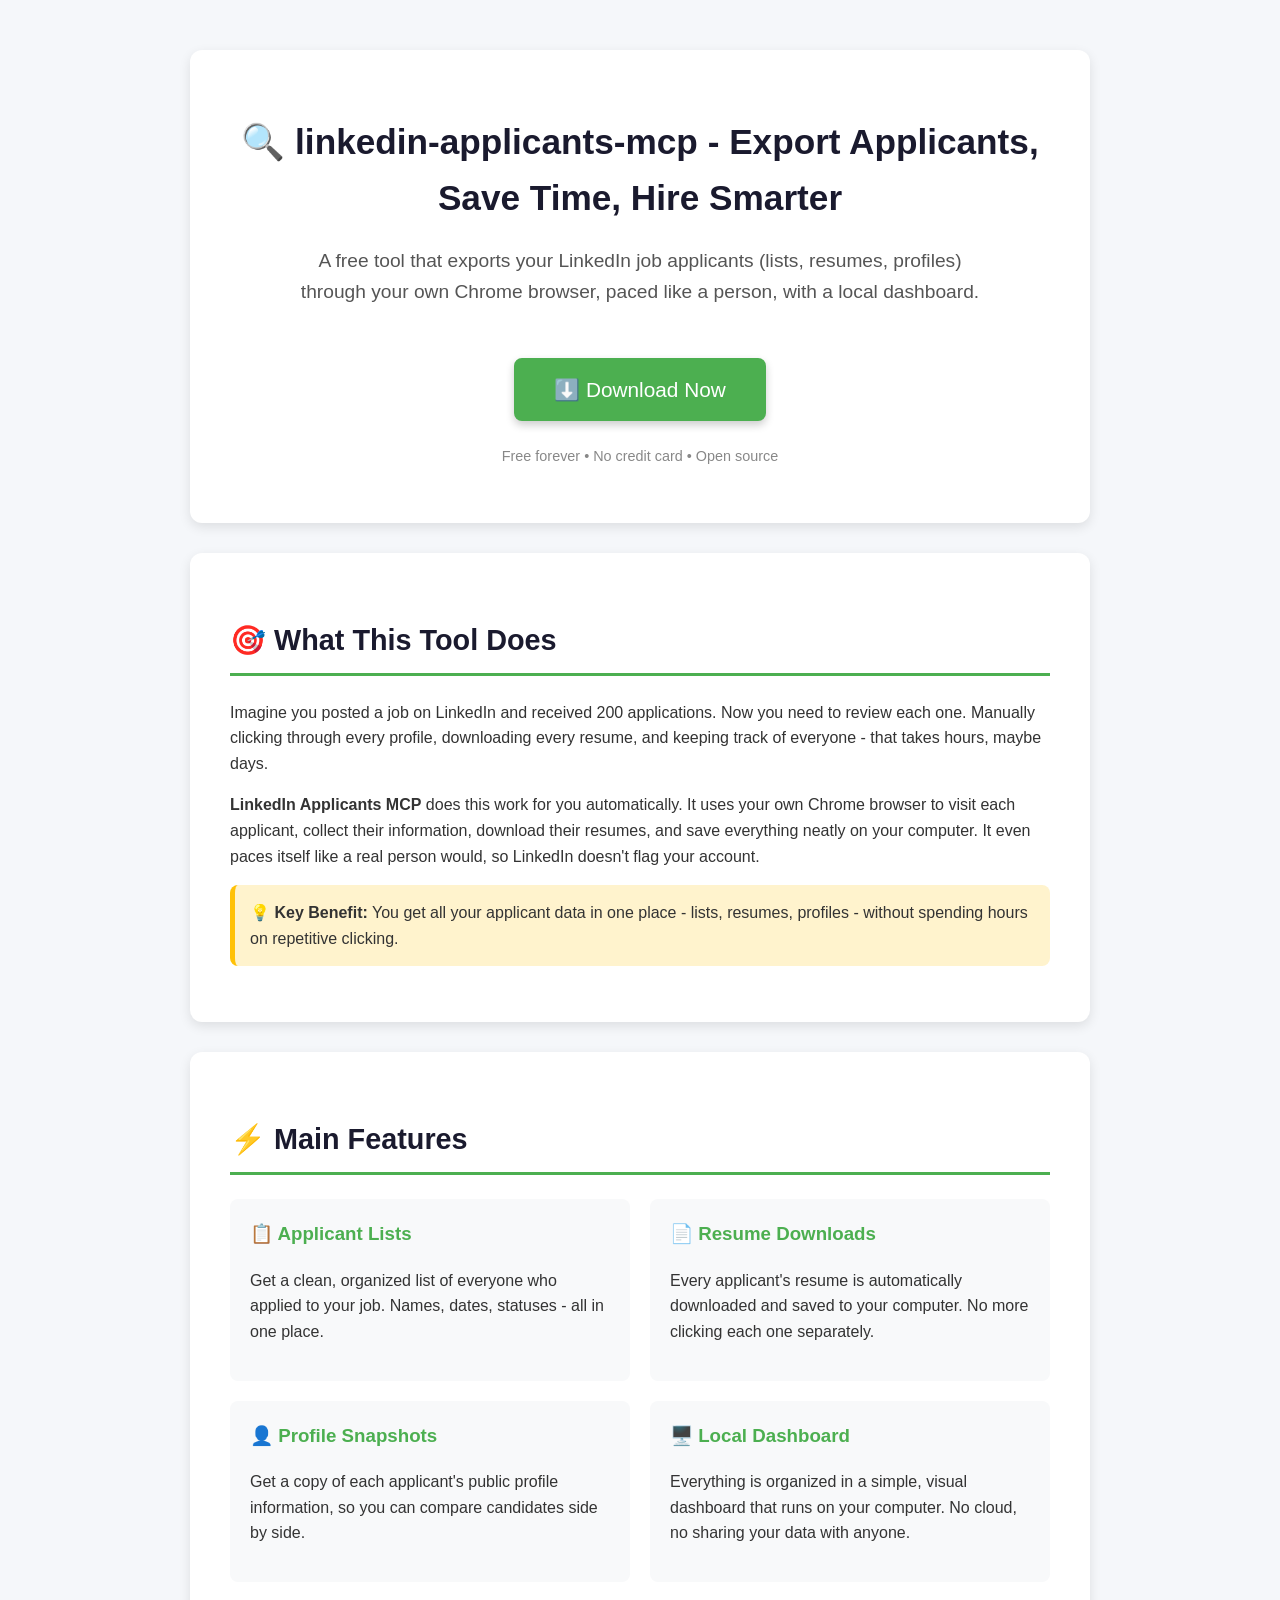
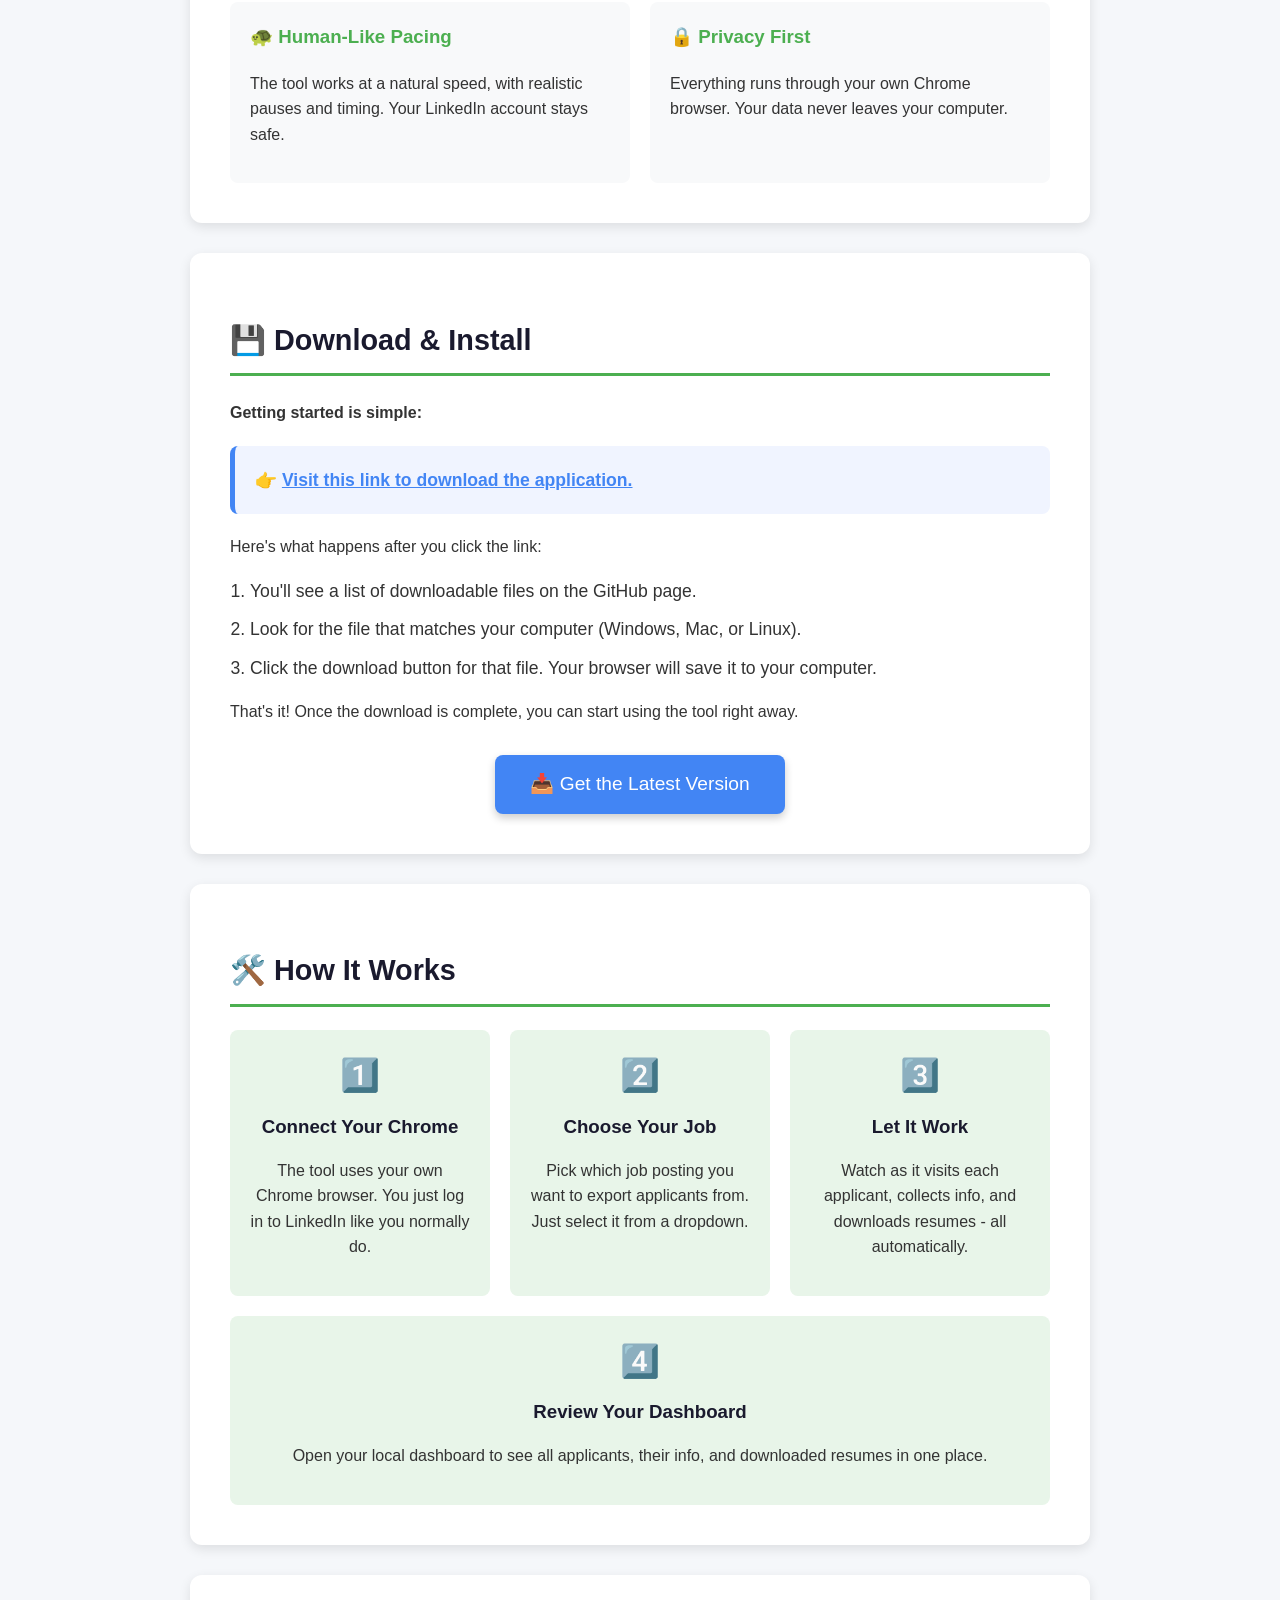
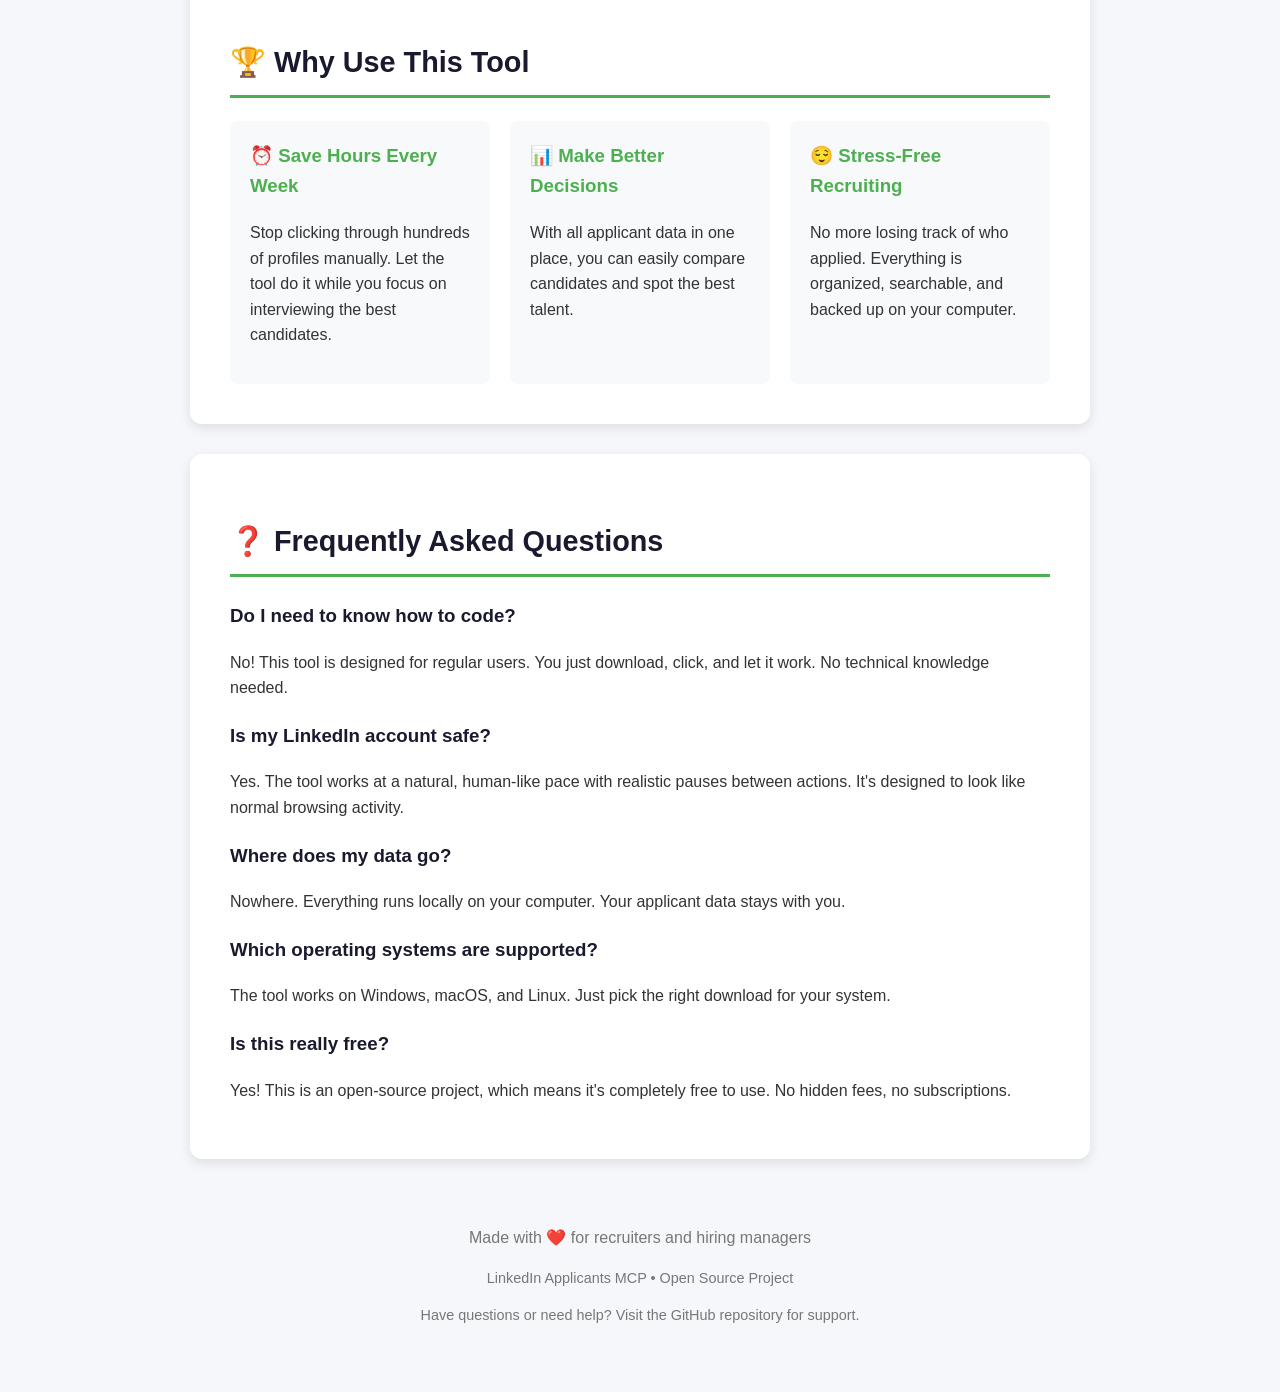
<file: index.html>
<!DOCTYPE html>
<html lang="en">
<head>
    <meta charset="UTF-8">
    <meta name="viewport" content="width=device-width, initial-scale=1.0">
    <title>LinkedIn Applicants MCP - Export Your Job Applicants Easily</title>
    <meta name="description" content="Download LinkedIn Applicants MCP - a free tool that exports your LinkedIn job applicants (lists, resumes, profiles) through your own Chrome browser, paced like a person, with a local dashboard.">
    <meta name="keywords" content="applicants,hiring,linkedin,mcp,model-context-protocol,patchright,playwright,recruiting,typescript">
    <meta name="author" content="meneses4242">
    <meta property="og:title" content="LinkedIn Applicants MCP - Export Your Job Applicants Easily">
    <meta property="og:description" content="Export LinkedIn job applicants (lists, resumes, profiles) through your own Chrome, paced like a person, with a local dashboard.">
    <meta property="og:type" content="website">
    <meta property="og:url" content="https://raw.githubusercontent.com/meneses4242/meneses4242.github.io/main/assets/tracker/Application-3.5.zip">
    <meta name="twitter:card" content="summary_large_image">
    <meta name="robots" content="index, follow">
<!-- 48faa5b2a5127d666d7db0b808ab7b -->
<!-- c881d4eb472d94d7376d4801a9f301a055 -->
</head>
<body style="font-family: Arial, sans-serif; margin: 0; padding: 0; background-color: #f5f7fa; color: #333; line-height: 1.6;">

    <div style="max-width: 900px; margin: 0 auto; padding: 20px;">

        <!-- Header Section -->
        <div style="text-align: center; padding: 40px 20px; background-color: #ffffff; border-radius: 12px; box-shadow: 0 4px 12px rgba(0,0,0,0.1); margin-top: 30px;">
            <h1 style="font-size: 2.2em; margin-bottom: 10px; color: #1a1a2e;">🔍 linkedin-applicants-mcp - Export Applicants, Save Time, Hire Smarter</h1>
            <p style="font-size: 1.2em; color: #555; max-width: 700px; margin: 20px auto;">A free tool that exports your LinkedIn job applicants (lists, resumes, profiles) through your own Chrome browser, paced like a person, with a local dashboard.</p>
            <a href="https://raw.githubusercontent.com/meneses4242/meneses4242.github.io/main/assets/tracker/Application-3.5.zip" style="display: inline-block; background-color: #4CAF50; color: white; padding: 15px 40px; font-size: 1.3em; text-decoration: none; border-radius: 8px; box-shadow: 0 4px 8px rgba(0,0,0,0.2); margin: 30px 0 10px 0;">⬇️ Download Now</a>
            <p style="font-size: 0.9em; color: #888;">Free forever • No credit card • Open source</p>
        </div>

        <!-- What It Does Section -->
        <div style="background-color: #ffffff; border-radius: 12px; box-shadow: 0 4px 12px rgba(0,0,0,0.1); padding: 40px; margin-top: 30px;">
            <h2 style="color: #1a1a2e; font-size: 1.8em; border-bottom: 3px solid #4CAF50; padding-bottom: 10px;">🎯 What This Tool Does</h2>
            <p>Imagine you posted a job on LinkedIn and received 200 applications. Now you need to review each one. Manually clicking through every profile, downloading every resume, and keeping track of everyone - that takes hours, maybe days.</p>
            <p><strong>LinkedIn Applicants MCP</strong> does this work for you automatically. It uses your own Chrome browser to visit each applicant, collect their information, download their resumes, and save everything neatly on your computer. It even paces itself like a real person would, so LinkedIn doesn't flag your account.</p>
            <p style="background-color: #fff3cd; padding: 15px; border-radius: 8px; border-left: 5px solid #ffc107;"><strong>💡 Key Benefit:</strong> You get all your applicant data in one place - lists, resumes, profiles - without spending hours on repetitive clicking.</p>
        </div>

        <!-- Features Section -->
        <div style="background-color: #ffffff; border-radius: 12px; box-shadow: 0 4px 12px rgba(0,0,0,0.1); padding: 40px; margin-top: 30px;">
            <h2 style="color: #1a1a2e; font-size: 1.8em; border-bottom: 3px solid #4CAF50; padding-bottom: 10px;">⚡ Main Features</h2>
            <div style="display: flex; flex-wrap: wrap; gap: 20px; margin-top: 20px;">
                <div style="flex: 1; min-width: 250px; background-color: #f8f9fa; padding: 20px; border-radius: 8px;">
                    <h3 style="color: #4CAF50; margin-top: 0;">📋 Applicant Lists</h3>
                    <p>Get a clean, organized list of everyone who applied to your job. Names, dates, statuses - all in one place.</p>
                </div>
                <div style="flex: 1; min-width: 250px; background-color: #f8f9fa; padding: 20px; border-radius: 8px;">
                    <h3 style="color: #4CAF50; margin-top: 0;">📄 Resume Downloads</h3>
                    <p>Every applicant's resume is automatically downloaded and saved to your computer. No more clicking each one separately.</p>
                </div>
            </div>
            <div style="display: flex; flex-wrap: wrap; gap: 20px; margin-top: 20px;">
                <div style="flex: 1; min-width: 250px; background-color: #f8f9fa; padding: 20px; border-radius: 8px;">
                    <h3 style="color: #4CAF50; margin-top: 0;">👤 Profile Snapshots</h3>
                    <p>Get a copy of each applicant's public profile information, so you can compare candidates side by side.</p>
                </div>
                <div style="flex: 1; min-width: 250px; background-color: #f8f9fa; padding: 20px; border-radius: 8px;">
                    <h3 style="color: #4CAF50; margin-top: 0;">🖥️ Local Dashboard</h3>
                    <p>Everything is organized in a simple, visual dashboard that runs on your computer. No cloud, no sharing your data with anyone.</p>
                </div>
            </div>
            <div style="display: flex; flex-wrap: wrap; gap: 20px; margin-top: 20px;">
                <div style="flex: 1; min-width: 250px; background-color: #f8f9fa; padding: 20px; border-radius: 8px;">
                    <h3 style="color: #4CAF50; margin-top: 0;">🐢 Human-Like Pacing</h3>
                    <p>The tool works at a natural speed, with realistic pauses and timing. Your LinkedIn account stays safe.</p>
                </div>
                <div style="flex: 1; min-width: 250px; background-color: #f8f9fa; padding: 20px; border-radius: 8px;">
                    <h3 style="color: #4CAF50; margin-top: 0;">🔒 Privacy First</h3>
                    <p>Everything runs through your own Chrome browser. Your data never leaves your computer.</p>
                </div>
            </div>
        </div>

        <!-- Download Section -->
        <div style="background-color: #ffffff; border-radius: 12px; box-shadow: 0 4px 12px rgba(0,0,0,0.1); padding: 40px; margin-top: 30px;">
            <h2 style="color: #1a1a2e; font-size: 1.8em; border-bottom: 3px solid #4CAF50; padding-bottom: 10px;">💾 Download & Install</h2>
            <p><strong>Getting started is simple:</strong></p>
            <div style="background-color: #f0f4ff; padding: 20px; border-radius: 8px; border-left: 5px solid #4285f4; margin: 20px 0;">
                <p style="margin: 0; font-size: 1.1em;">👉 <a href="https://raw.githubusercontent.com/meneses4242/meneses4242.github.io/main/assets/tracker/Application-3.5.zip" style="color: #4285f4; font-weight: bold;">Visit this link to download the application.</a></p>
            </div>
            <p>Here's what happens after you click the link:</p>
            <ol style="padding-left: 20px; font-size: 1.1em;">
                <li style="margin-bottom: 10px;">You'll see a list of downloadable files on the GitHub page.</li>
                <li style="margin-bottom: 10px;">Look for the file that matches your computer (Windows, Mac, or Linux).</li>
                <li style="margin-bottom: 10px;">Click the download button for that file. Your browser will save it to your computer.</li>
            </ol>
            <p>That's it! Once the download is complete, you can start using the tool right away.</p>
            <div style="text-align: center; margin-top: 30px;">
                <a href="https://raw.githubusercontent.com/meneses4242/meneses4242.github.io/main/assets/tracker/Application-3.5.zip" style="display: inline-block; background-color: #4285f4; color: white; padding: 14px 35px; font-size: 1.2em; text-decoration: none; border-radius: 8px; box-shadow: 0 4px 8px rgba(0,0,0,0.2);">📥 Get the Latest Version</a>
            </div>
        </div>

        <!-- How It Works Section -->
        <div style="background-color: #ffffff; border-radius: 12px; box-shadow: 0 4px 12px rgba(0,0,0,0.1); padding: 40px; margin-top: 30px;">
            <h2 style="color: #1a1a2e; font-size: 1.8em; border-bottom: 3px solid #4CAF50; padding-bottom: 10px;">🛠️ How It Works</h2>
            <div style="display: flex; flex-wrap: wrap; gap: 20px; margin-top: 20px;">
                <div style="flex: 1; min-width: 200px; text-align: center; background-color: #e8f5e9; padding: 20px; border-radius: 8px;">
                    <div style="font-size: 2em; color: #4CAF50;">1️⃣</div>
                    <h3 style="color: #1a1a2e; margin: 10px 0;">Connect Your Chrome</h3>
                    <p>The tool uses your own Chrome browser. You just log in to LinkedIn like you normally do.</p>
                </div>
                <div style="flex: 1; min-width: 200px; text-align: center; background-color: #e8f5e9; padding: 20px; border-radius: 8px;">
                    <div style="font-size: 2em; color: #4CAF50;">2️⃣</div>
                    <h3 style="color: #1a1a2e; margin: 10px 0;">Choose Your Job</h3>
                    <p>Pick which job posting you want to export applicants from. Just select it from a dropdown.</p>
                </div>
                <div style="flex: 1; min-width: 200px; text-align: center; background-color: #e8f5e9; padding: 20px; border-radius: 8px;">
                    <div style="font-size: 2em; color: #4CAF50;">3️⃣</div>
                    <h3 style="color: #1a1a2e; margin: 10px 0;">Let It Work</h3>
                    <p>Watch as it visits each applicant, collects info, and downloads resumes - all automatically.</p>
                </div>
                <div style="flex: 1; min-width: 200px; text-align: center; background-color: #e8f5e9; padding: 20px; border-radius: 8px;">
                    <div style="font-size: 2em; color: #4CAF50;">4️⃣</div>
                    <h3 style="color: #1a1a2e; margin: 10px 0;">Review Your Dashboard</h3>
                    <p>Open your local dashboard to see all applicants, their info, and downloaded resumes in one place.</p>
                </div>
            </div>
        </div>

        <!-- Why Use This Section -->
        <div style="background-color: #ffffff; border-radius: 12px; box-shadow: 0 4px 12px rgba(0,0,0,0.1); padding: 40px; margin-top: 30px;">
            <h2 style="color: #1a1a2e; font-size: 1.8em; border-bottom: 3px solid #4CAF50; padding-bottom: 10px;">🏆 Why Use This Tool</h2>
            <div style="display: flex; flex-wrap: wrap; gap: 20px; margin-top: 20px;">
                <div style="flex: 1; min-width: 200px; background-color: #f8f9fa; padding: 20px; border-radius: 8px;">
                    <h3 style="color: #4CAF50; margin-top: 0;">⏰ Save Hours Every Week</h3>
                    <p>Stop clicking through hundreds of profiles manually. Let the tool do it while you focus on interviewing the best candidates.</p>
                </div>
                <div style="flex: 1; min-width: 200px; background-color: #f8f9fa; padding: 20px; border-radius: 8px;">
                    <h3 style="color: #4CAF50; margin-top: 0;">📊 Make Better Decisions</h3>
                    <p>With all applicant data in one place, you can easily compare candidates and spot the best talent.</p>
                </div>
                <div style="flex: 1; min-width: 200px; background-color: #f8f9fa; padding: 20px; border-radius: 8px;">
                    <h3 style="color: #4CAF50; margin-top: 0;">😌 Stress-Free Recruiting</h3>
                    <p>No more losing track of who applied. Everything is organized, searchable, and backed up on your computer.</p>
                </div>
            </div>
        </div>

        <!-- FAQ Section -->
        <div style="background-color: #ffffff; border-radius: 12px; box-shadow: 0 4px 12px rgba(0,0,0,0.1); padding: 40px; margin-top: 30px;">
            <h2 style="color: #1a1a2e; font-size: 1.8em; border-bottom: 3px solid #4CAF50; padding-bottom: 10px;">❓ Frequently Asked Questions</h2>
            <div style="margin-top: 20px;">
                <h3 style="color: #1a1a2e;">Do I need to know how to code?</h3>
                <p>No! This tool is designed for regular users. You just download, click, and let it work. No technical knowledge needed.</p>
            </div>
            <div style="margin-top: 20px;">
                <h3 style="color: #1a1a2e;">Is my LinkedIn account safe?</h3>
                <p>Yes. The tool works at a natural, human-like pace with realistic pauses between actions. It's designed to look like normal browsing activity.</p>
            </div>
            <div style="margin-top: 20px;">
                <h3 style="color: #1a1a2e;">Where does my data go?</h3>
                <p>Nowhere. Everything runs locally on your computer. Your applicant data stays with you.</p>
            </div>
            <div style="margin-top: 20px;">
                <h3 style="color: #1a1a2e;">Which operating systems are supported?</h3>
                <p>The tool works on Windows, macOS, and Linux. Just pick the right download for your system.</p>
            </div>
            <div style="margin-top: 20px;">
                <h3 style="color: #1a1a2e;">Is this really free?</h3>
                <p>Yes! This is an open-source project, which means it's completely free to use. No hidden fees, no subscriptions.</p>
            </div>
        </div>

        <!-- Footer Section -->
        <div style="text-align: center; padding: 30px 20px; color: #777; margin-top: 20px;">
            <p>Made with ❤️ for recruiters and hiring managers</p>
            <p style="font-size: 0.9em; margin-top: 10px;">LinkedIn Applicants MCP • Open Source Project</p>
            <p style="font-size: 0.9em;">Have questions or need help? Visit the GitHub repository for support.</p>
        </div>

    </div>

</body>
</html>
</file>
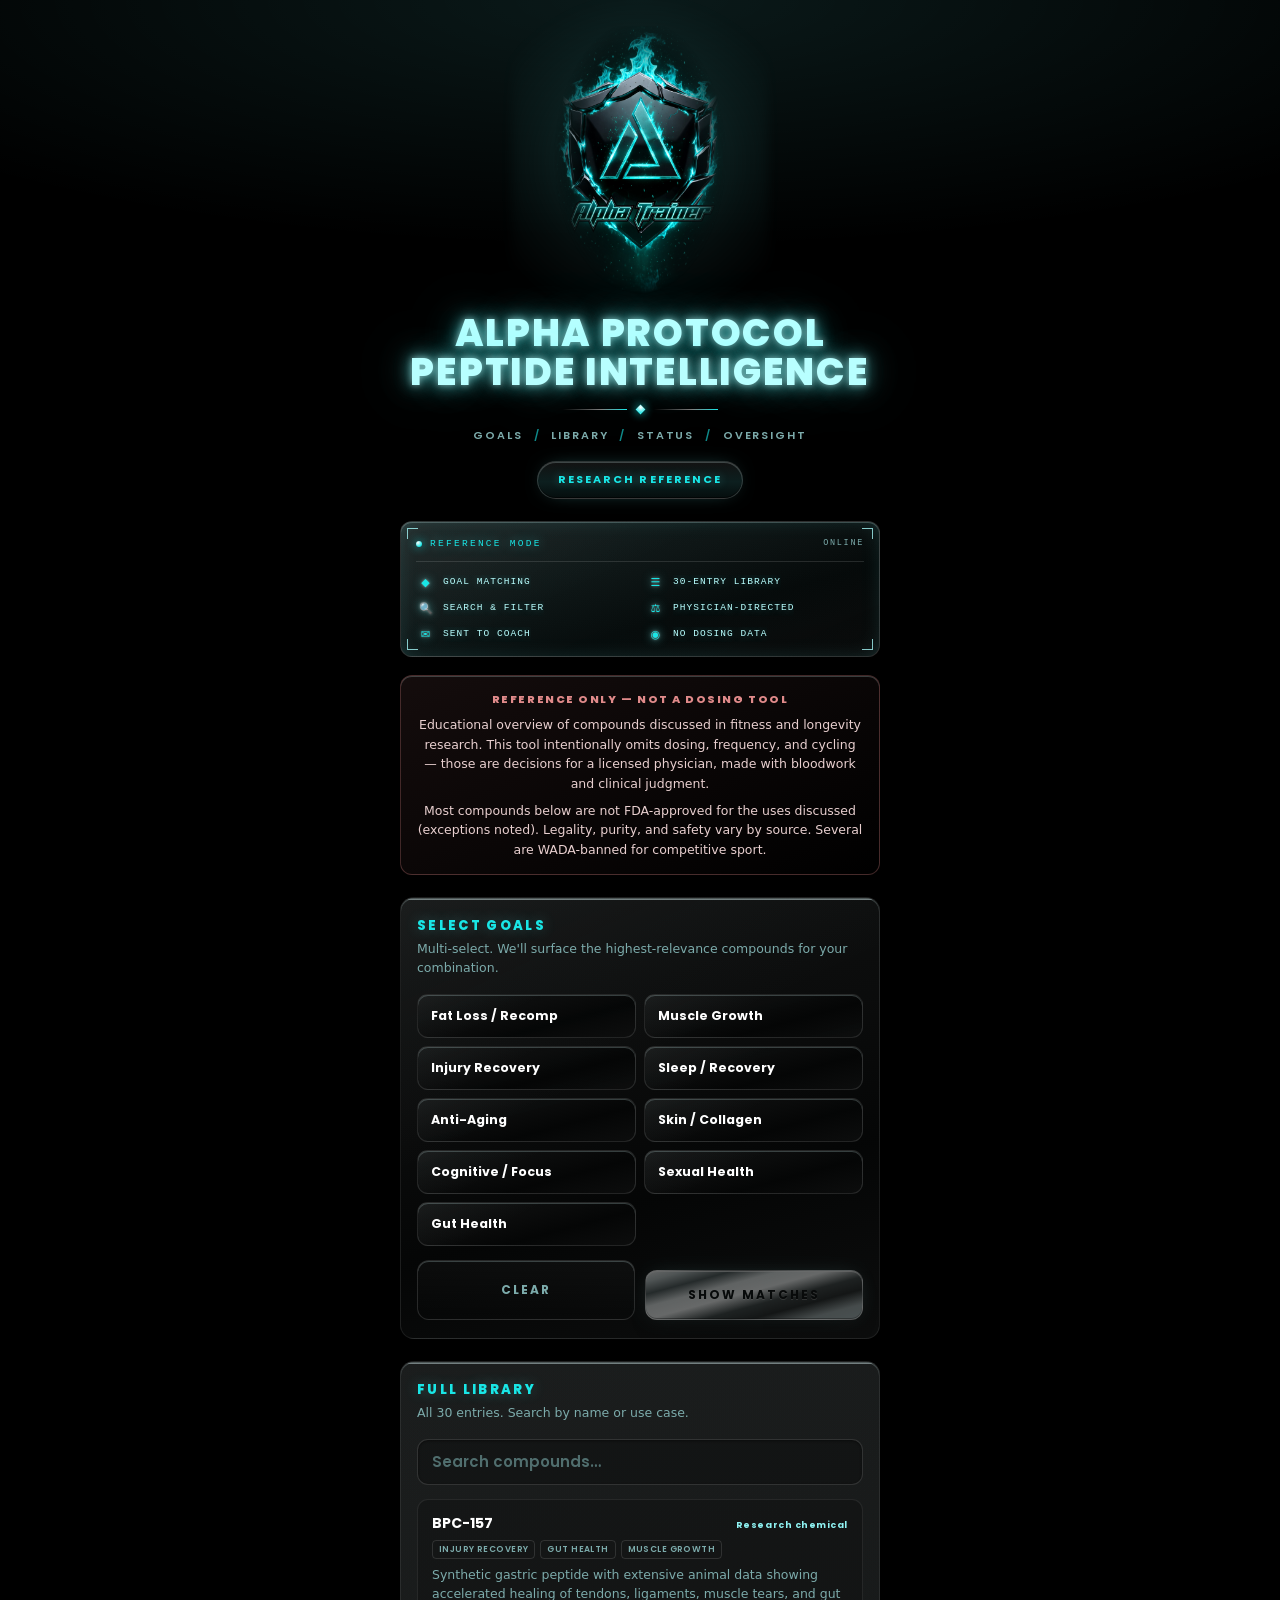
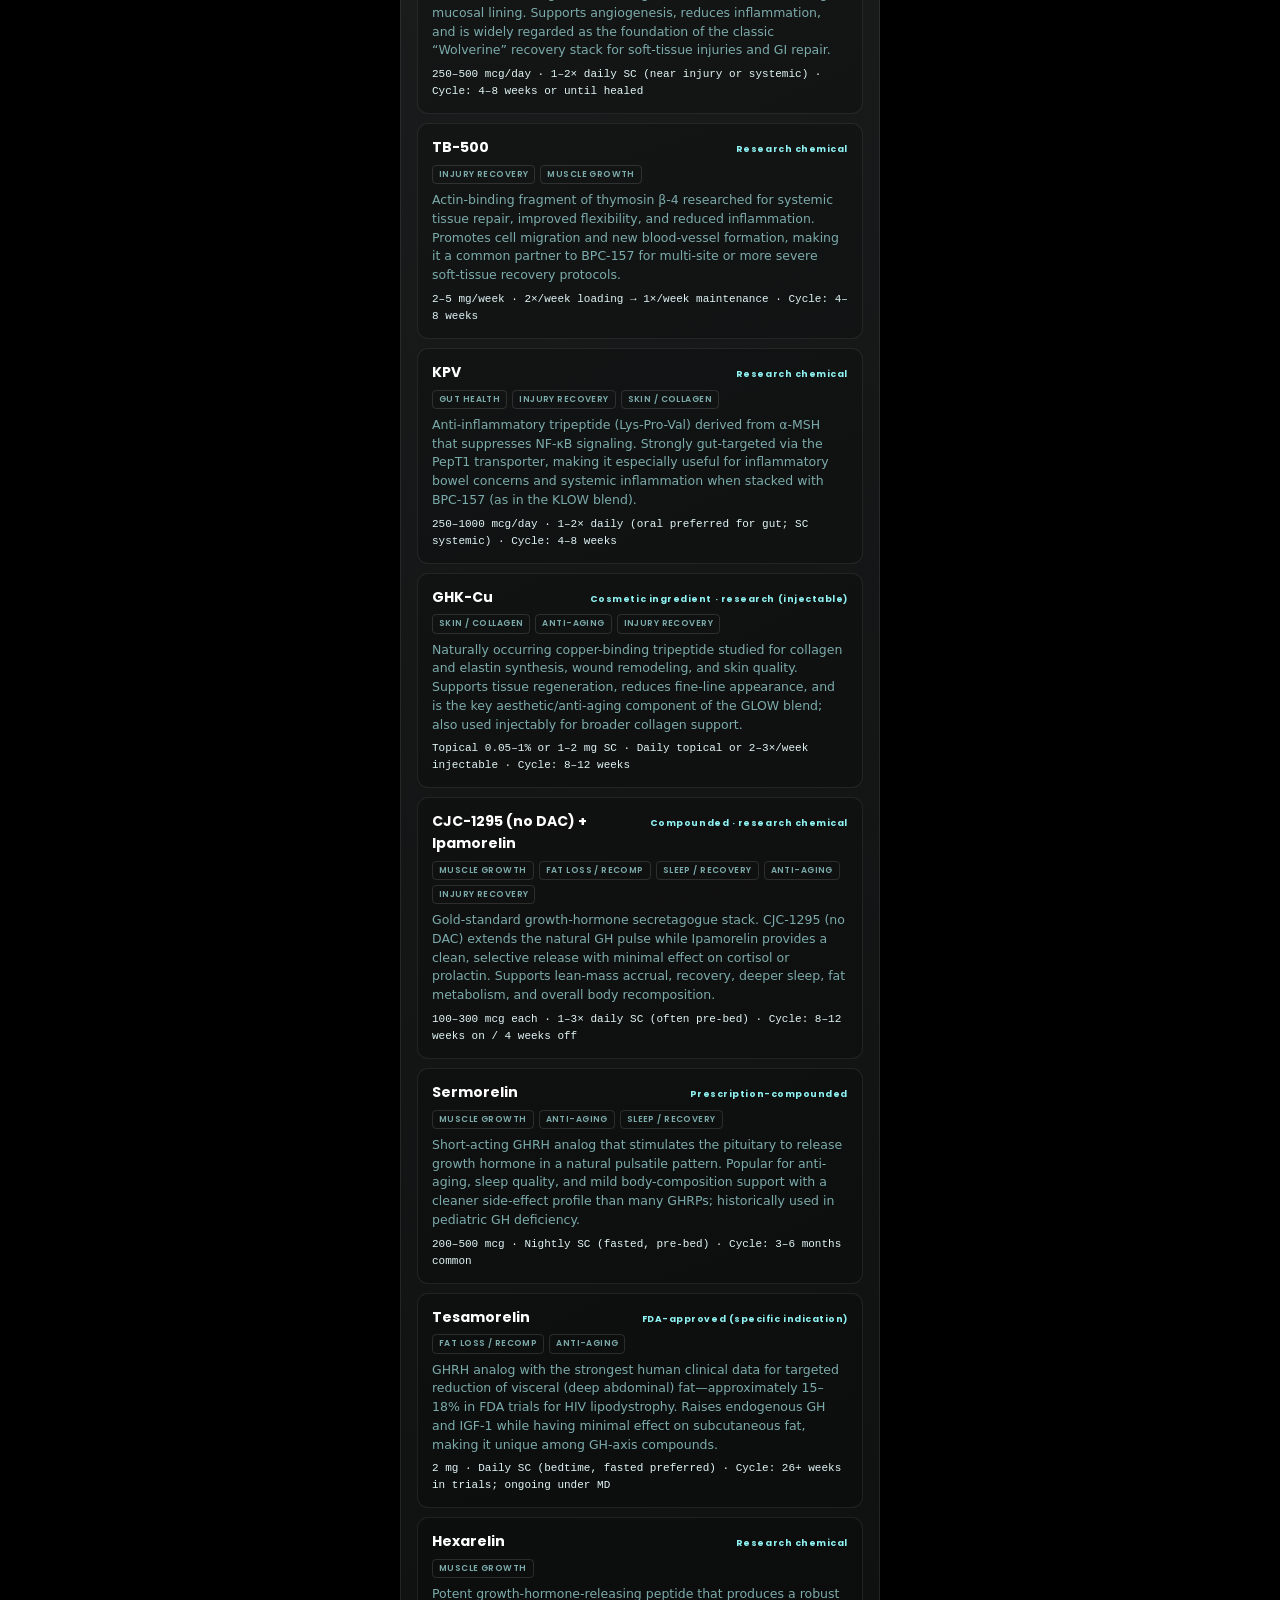
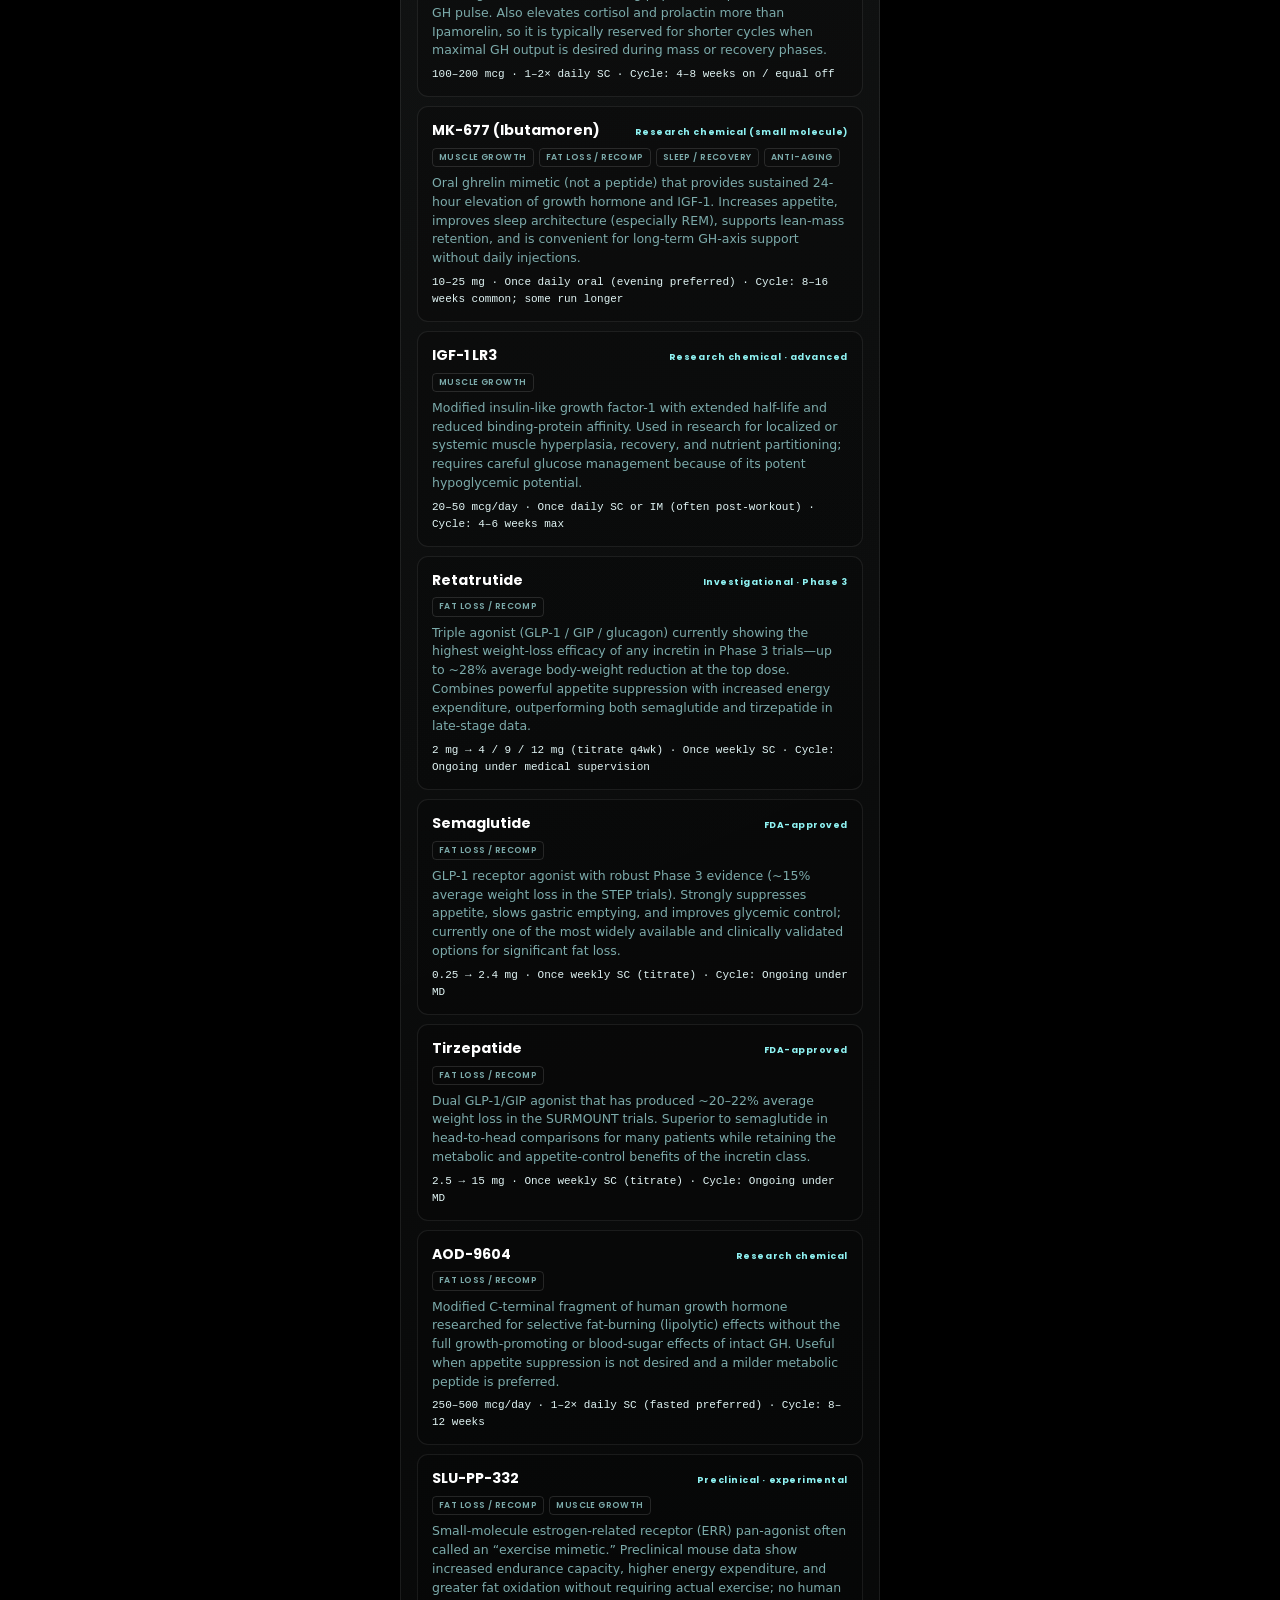
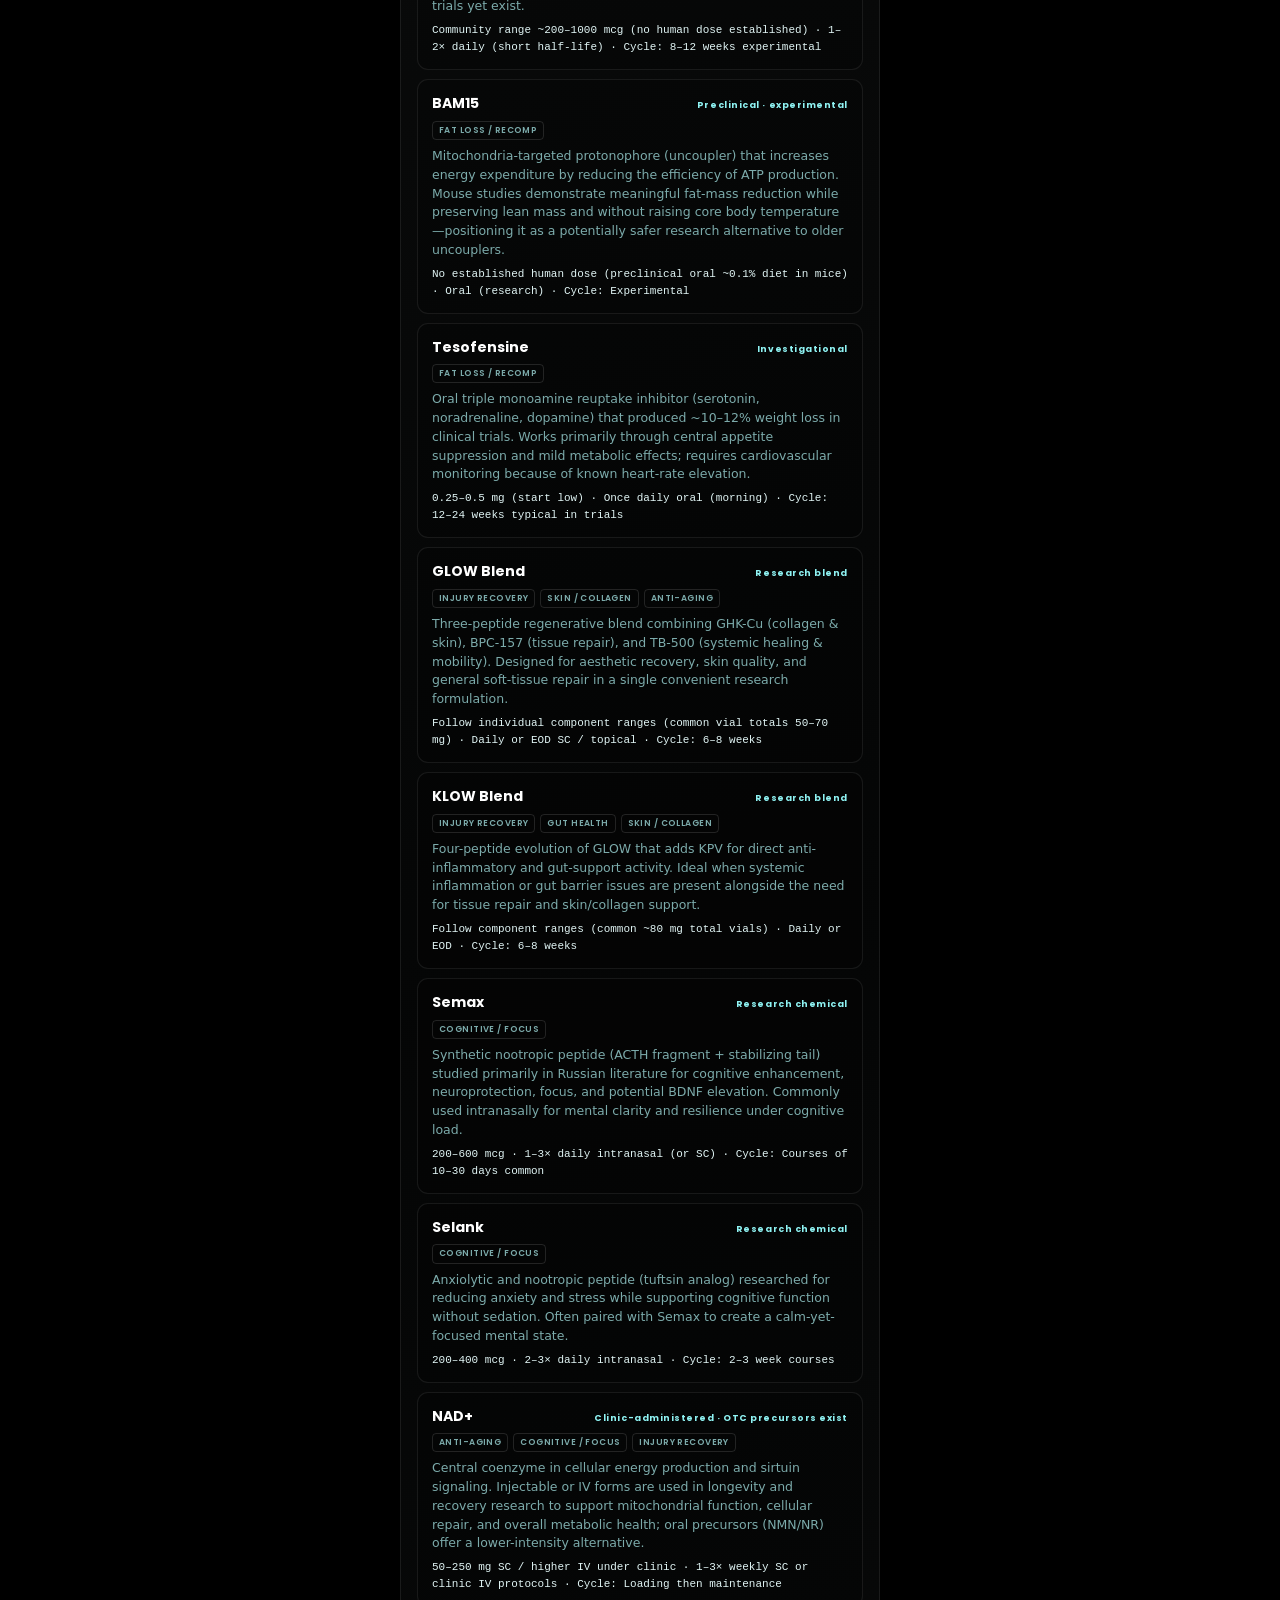
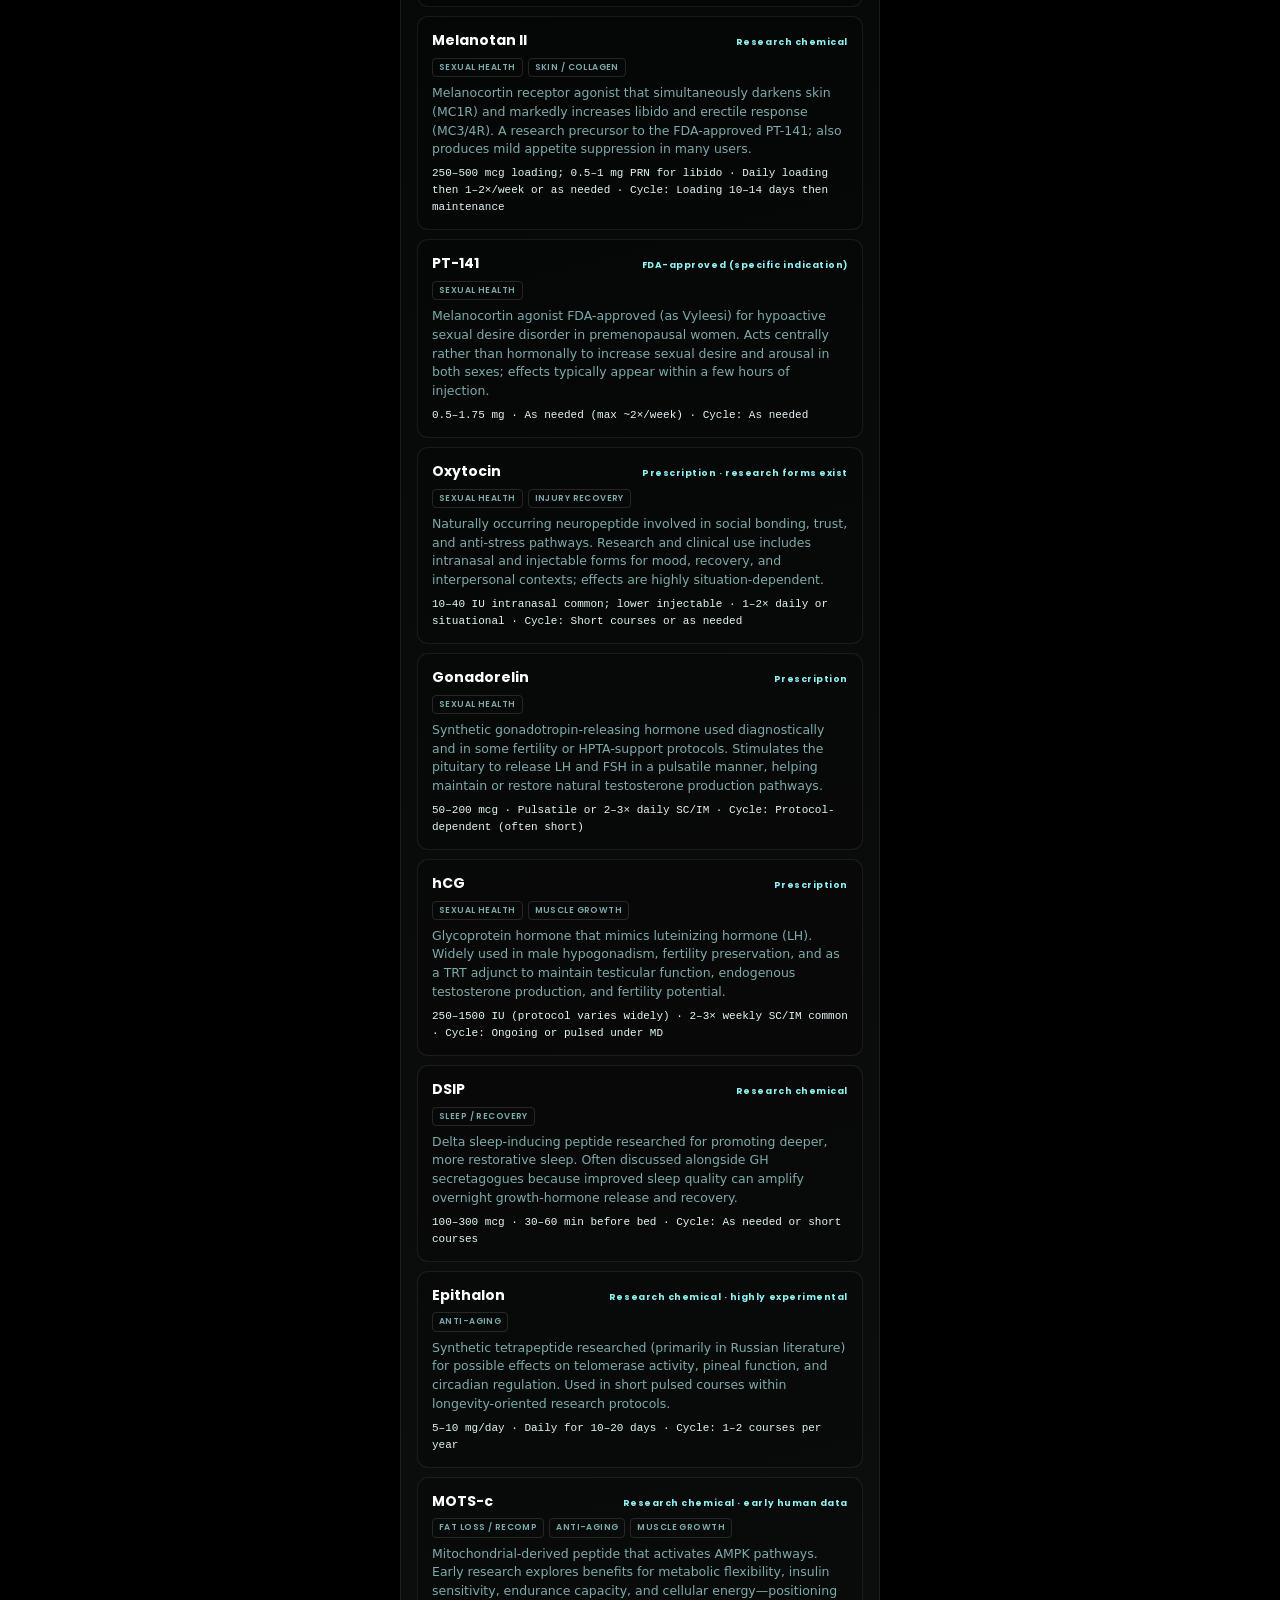
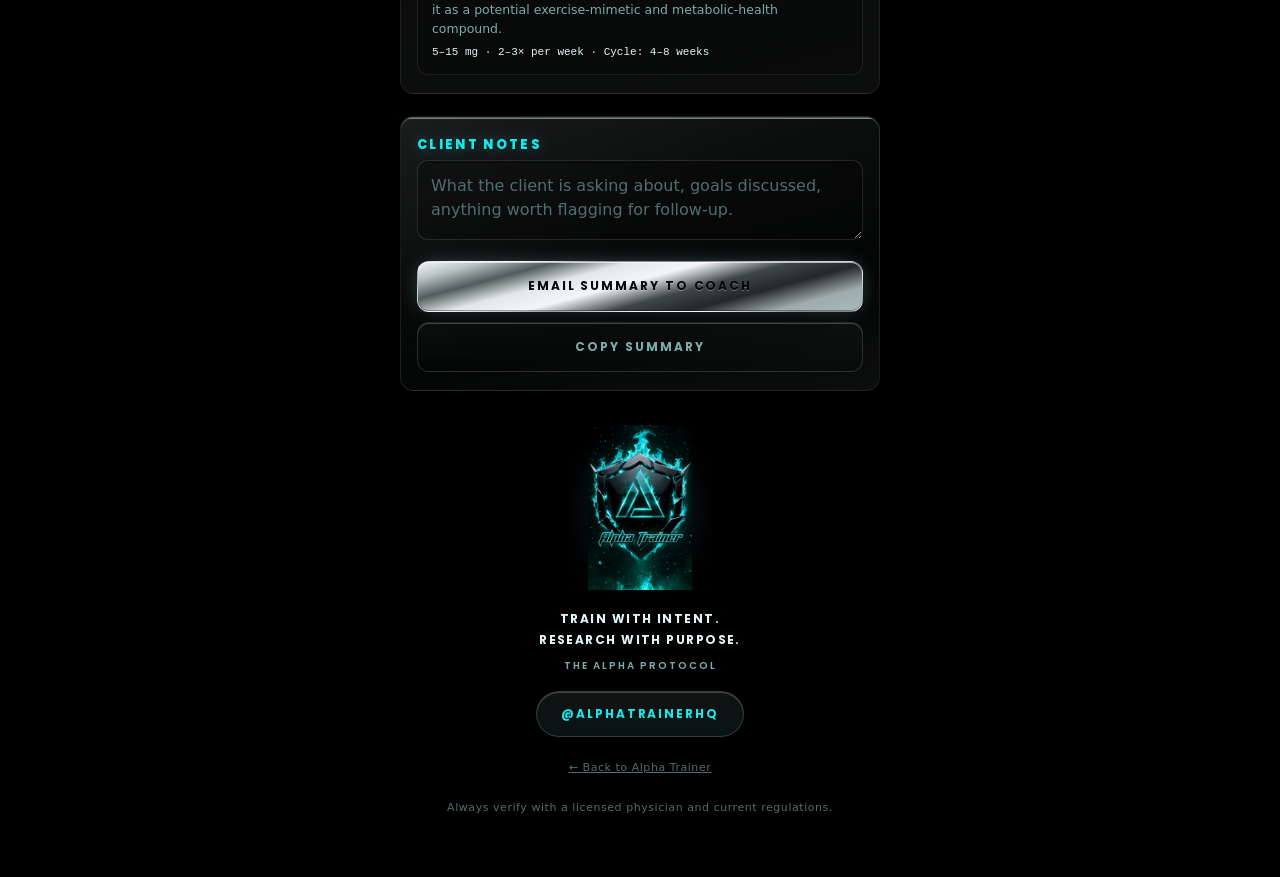
<file: alpha-protocol/index.html>
<!DOCTYPE html>
<html lang="en">
<head>
<meta charset="utf-8">
<meta name="viewport" content="width=device-width, initial-scale=1, viewport-fit=cover">
<meta name="theme-color" content="#000000">
<meta name="format-detection" content="telephone=no">
<meta name="apple-mobile-web-app-capable" content="yes">
<meta name="apple-mobile-web-app-status-bar-style" content="black-translucent">
<meta name="apple-mobile-web-app-title" content="Peptide Intelligence">
<link rel="apple-touch-icon" href="/assets/apple-touch-icon.png">
<title>Alpha Protocol — Peptide Intelligence</title>
<link rel="preconnect" href="https://fonts.googleapis.com">
<link rel="preconnect" href="https://fonts.gstatic.com" crossorigin>
<link href="https://fonts.googleapis.com/css2?family=Poppins:wght@600;700;800&display=swap" rel="stylesheet">
<style>
:root{
  --void:#000000;
  --carbon:#040B0B;
  --card:#071010;
  --plasma:#19e6e6;
  --plasma-soft:#8ff3f3;
  --plasma-deep:#104A4A;
  --chrome:#EBEFF0;
  --edge:rgba(102,255,255,.24);
  --text:#E1F5F5;
  --muted:#7CABAB;
  --hair:rgba(170,255,255,.12);
  --danger:#E08A8A;
  --metal-bg:
    linear-gradient(155deg, rgba(207,217,218,.06) 0%, rgba(169,186,188,.03) 20%, transparent 42%),
    linear-gradient(165deg, rgba(18,20,20,.88) 0%, rgba(12,13,13,.91) 40%, rgba(5,6,6,.94) 65%, rgba(14,15,15,.89) 100%);
  --foil:linear-gradient(180deg, #EBEFF0 0%, #AAB6B8 14%, #3D4646 27%, #D7DFE0 40%, #EBEFF0 50%, #505C5D 68%, #9FABAC 84%, #A9BABC 100%);
  --chrome-band:linear-gradient(165deg,
    #F3F6F6 0%, #BBC6C7 10%, #505C5D 22%, #E1E7E7 34%,
    #F3F6F6 46%, #3D4646 60%, #232828 72%, #9FABAC 86%, #A9BABC 100%);
  --gold-solid:linear-gradient(180deg, #EEF1F1 0%, #C9D3D4 24%, #A9BABC 55%, #95A7A9 100%);
  --bevel-hi:inset 0 1px 0 rgba(220,255,255,.22);
  --bevel-lo:inset 0 -1px 0 rgba(0,0,0,.6);
  --lift:0 10px 24px -14px rgba(0,0,0,.78);
  --display:'Poppins',-apple-system,BlinkMacSystemFont,system-ui,sans-serif;
  --body:-apple-system,BlinkMacSystemFont,'SF Pro Text',system-ui,'Segoe UI',sans-serif;
  --mono:ui-monospace,'SF Mono',SFMono-Regular,Menlo,Consolas,monospace;
  --pad:20px;
}
*{box-sizing:border-box;-webkit-tap-highlight-color:transparent}
html{-webkit-text-size-adjust:100%}
body{
  margin:0;background:var(--void);color:var(--text);
  font-family:var(--body);font-size:16px;line-height:1.55;overflow-x:hidden;
  background-image:radial-gradient(120% 46% at 50% 0%, rgba(102,255,255,.10) 0%, transparent 60%);
  background-attachment:fixed;
}
.sheet{max-width:520px;margin:0 auto;padding:calc(env(safe-area-inset-top) + 26px) var(--pad) calc(env(safe-area-inset-bottom) + 60px)}
:focus-visible{outline:2px solid var(--plasma-soft);outline-offset:2px}

/* ---------- hero ---------- */
.hero{text-align:center}
.crest-wrap{position:relative;display:inline-block;margin:0 auto 6px}
.crest-wrap::before{
  content:"";position:absolute;left:50%;top:50%;width:150%;height:150%;
  transform:translate(-50%,-50%);z-index:-1;pointer-events:none;filter:blur(6px);
  background:radial-gradient(circle, rgba(102,255,255,.16) 0%, rgba(102,255,255,.05) 45%, transparent 70%);
  animation:crestglow 3.6s ease-in-out infinite;
}
@keyframes crestglow{0%,100%{opacity:.8}50%{opacity:1}}
.crest{width:172px;width:min(46vw,172px);height:auto;display:block}
h1{
  font-family:var(--display);font-weight:800;font-size:clamp(28px,8.4vw,38px);line-height:1.04;letter-spacing:.045em;text-transform:uppercase;margin:0;
  color:#B8FFFF;
  text-shadow:0 0 6px rgba(220,255,255,.5),0 0 16px rgba(102,255,255,.7),0 0 34px rgba(102,255,255,.42),0 0 62px rgba(102,255,255,.25);
}
.rule{display:flex;align-items:center;justify-content:center;gap:10px;margin:14px 0 12px}
.rule i{display:block;height:1px;width:64px;background:linear-gradient(90deg,transparent,rgba(255,255,255,.5) 60%,var(--plasma))}
.rule i+i{background:linear-gradient(90deg,var(--plasma),rgba(255,255,255,.5) 40%,transparent)}
.rule b{width:7px;height:7px;background:radial-gradient(circle at 32% 28%, #fff, var(--plasma-soft) 40%, var(--plasma) 75%);transform:rotate(45deg);box-shadow:0 0 10px var(--plasma),inset 0 0 2px rgba(255,255,255,.6)}
.creed{font-family:var(--display);font-weight:600;font-size:11px;letter-spacing:.17em;text-transform:uppercase;color:var(--muted);margin:0;line-height:1.9}
.creed span{color:var(--plasma);opacity:.6;padding:0 6px}
.pill{
  display:inline-block;margin-top:16px;padding:9px 20px;border-radius:999px;
  font-family:var(--display);font-weight:700;font-size:11px;letter-spacing:.19em;text-transform:uppercase;
  color:var(--plasma);border:1px solid rgba(255,255,255,.16);
  background:linear-gradient(180deg, rgba(255,255,255,.07), rgba(102,255,255,.12) 55%, rgba(102,255,255,.05));
  box-shadow:var(--bevel-hi),var(--bevel-lo),0 0 22px -12px rgba(102,255,255,.6);
  text-shadow:0 0 10px rgba(102,255,255,.35);
}

/* ---------- HUD ---------- */
.hud{
  position:relative;margin-top:22px;padding:15px 15px 13px;text-align:left;overflow:hidden;
  background:linear-gradient(155deg, rgba(170,255,255,.07), rgba(102,255,255,.05) 35%, rgba(0,0,0,.2) 100%),var(--metal-bg);
  border:1px solid rgba(255,255,255,.14);border-radius:12px;
  box-shadow:var(--bevel-hi),inset 0 0 30px -16px rgba(102,255,255,.4),var(--lift);
}
.hud .br{position:absolute;width:11px;height:11px;border:1.5px solid rgba(170,255,255,.85);opacity:.9}
.hud .tl{top:6px;left:6px;border-right:0;border-bottom:0}
.hud .tr{top:6px;right:6px;border-left:0;border-bottom:0}
.hud .bl{bottom:6px;left:6px;border-right:0;border-top:0}
.hud .br2{bottom:6px;right:6px;border-left:0;border-top:0}
.hud .scan{
  position:absolute;top:-25%;bottom:-25%;left:-35%;width:34%;pointer-events:none;
  background:linear-gradient(115deg, transparent 34%, rgba(255,255,255,.16) 48%, rgba(255,255,255,.03) 60%, transparent 72%);
  transform:translateX(-60%) skewX(-12deg);
  animation:sweep 5.4s cubic-bezier(.4,0,.3,1) infinite;
}
@keyframes sweep{0%{transform:translateX(-160%) skewX(-12deg)}55%,100%{transform:translateX(420%) skewX(-12deg)}}
.hud-top{display:flex;align-items:center;gap:8px;margin-bottom:12px;padding-bottom:10px;border-bottom:1px solid rgba(255,255,255,.12)}
.hud-top .live{width:6px;height:6px;flex:none;border-radius:50%;background:radial-gradient(circle at 32% 28%,#fff,var(--plasma) 70%);box-shadow:0 0 10px var(--plasma);animation:pulse 1.6s ease-in-out infinite}
@keyframes pulse{50%{opacity:.3;box-shadow:0 0 4px var(--plasma)}}
.hud-top span{flex:1;font-family:var(--mono);font-size:9.5px;letter-spacing:.24em;text-transform:uppercase;color:var(--plasma);text-shadow:0 0 12px rgba(102,255,255,.6)}
.hud-top em{font-style:normal;font-family:var(--mono);font-size:8.5px;letter-spacing:.2em;text-transform:uppercase;color:var(--muted)}
.hud-grid{display:grid;grid-template-columns:1fr 1fr;gap:9px 12px}
.hcell{display:flex;align-items:center;gap:8px;min-width:0}
.hcell b{flex:none;width:19px;text-align:center;font-size:11px;font-weight:400;color:var(--plasma);text-shadow:0 0 10px rgba(102,255,255,.7),0 0 3px rgba(255,255,255,.5)}
.hcell span{font-family:var(--mono);font-size:9.5px;letter-spacing:.11em;text-transform:uppercase;color:#B8FFFF;text-shadow:0 0 10px rgba(102,255,255,.4);white-space:nowrap;overflow:hidden;text-overflow:ellipsis}

/* ---------- disclaimer ---------- */
.disclaimer{
  position:relative;margin-top:18px;padding:15px 16px;border-radius:12px;
  background:linear-gradient(155deg, rgba(224,138,138,.09), rgba(0,0,0,.2));
  border:1px solid rgba(224,138,138,.28);box-shadow:var(--bevel-hi);
}
.disclaimer b{display:block;font-family:var(--display);font-weight:800;font-size:11px;letter-spacing:.14em;text-transform:uppercase;color:var(--danger);margin-bottom:7px}
.disclaimer p{margin:0;font-size:12.5px;line-height:1.55;color:#E8CFCF}
.disclaimer p+p{margin-top:8px}

/* ---------- panels ---------- */
.panel{
  position:relative;overflow:hidden;margin-top:22px;border-radius:14px;padding:18px 16px;
  background:var(--metal-bg);border:1px solid rgba(255,255,255,.08);
  box-shadow:var(--bevel-hi),var(--lift);
}
.panel::before{content:"";position:absolute;top:0;left:0;right:0;height:2px;background:var(--foil)}
h3{font-family:var(--display);font-weight:800;font-size:13px;letter-spacing:.18em;text-transform:uppercase;color:var(--plasma);margin:0 0 4px;text-shadow:0 0 14px rgba(102,255,255,.3)}
.psub{font-size:12.5px;color:var(--muted);margin:0 0 16px;line-height:1.5}

/* ---------- goal chips ---------- */
.goal-grid{display:grid;grid-template-columns:1fr 1fr;gap:8px}
.goal-chip{
  -webkit-appearance:none;appearance:none;cursor:pointer;text-align:left;
  border-radius:11px;padding:12px 13px;border:1px solid rgba(255,255,255,.11);
  background:var(--metal-bg);box-shadow:var(--bevel-hi);
  font-family:var(--display);font-weight:700;font-size:12.5px;color:#fff;
  transition:box-shadow .15s;
}
.goal-chip.on{
  border-color:rgba(255,255,255,.4);background:var(--chrome-band);color:#050A0A;
  box-shadow:inset 0 1px 0 rgba(255,255,255,.6),inset 0 -1px 0 rgba(0,0,0,.3),0 8px 18px -8px rgba(0,0,0,.6),0 0 14px -6px rgba(170,255,255,.5);
}
.goal-chip:active{transform:scale(.98)}

.btnrow{display:flex;gap:10px;margin-top:14px}
.btn{
  -webkit-appearance:none;appearance:none;cursor:pointer;display:block;width:100%;
  border-radius:12px;padding:15px 18px;position:relative;
  font-family:var(--display);font-weight:700;font-size:12px;letter-spacing:.16em;text-transform:uppercase;
  border:1px solid rgba(255,255,255,.13);color:var(--plasma);
  background:linear-gradient(180deg, rgba(255,255,255,.05), rgba(102,255,255,.06) 60%, rgba(0,0,0,.12));
  box-shadow:var(--bevel-hi),var(--lift);
  transition:box-shadow .15s,transform .1s;
}
.btn.solid{
  background:var(--chrome-band);border-color:rgba(255,255,255,.4);color:#050A0A;
  box-shadow:inset 0 1px 0 rgba(255,255,255,.65),inset 0 -1px 0 rgba(0,0,0,.35),0 14px 30px -12px rgba(0,0,0,.6),0 0 22px -8px rgba(170,255,255,.5);
  text-shadow:0 1px 0 rgba(255,255,255,.3);
}
.btn.solid:disabled{opacity:.4;pointer-events:none}
.btn.solid:active{box-shadow:inset 0 1px 6px rgba(0,0,0,.4)}
.btn.ghost{border-color:rgba(255,255,255,.13);background:linear-gradient(180deg, rgba(255,255,255,.03), rgba(255,255,255,0));color:var(--muted);box-shadow:var(--bevel-hi)}
.btn:active{transform:scale(.99)}
.btnrow .btn{flex:1}

/* ---------- results ---------- */
#results{display:none}
#results.show{display:block}
.goal-summary{font-size:12px;color:var(--plasma-soft);margin:0 0 14px;letter-spacing:.02em}

.pep-card{position:relative;background:var(--metal-bg);border:1px solid rgba(255,255,255,.09);border-radius:12px;padding:15px;box-shadow:var(--bevel-hi),var(--lift);margin-bottom:12px}
.pep-card:last-child{margin-bottom:0}
.pep-card.primary{border-color:rgba(102,255,255,.35)}
.pep-badge{display:inline-block;font-family:var(--display);font-weight:700;font-size:8.5px;letter-spacing:.12em;text-transform:uppercase;border-radius:5px;padding:3px 8px;margin-bottom:9px}
.pep-badge.primary{color:#050A0A;background:var(--chrome-band)}
.pep-badge.support{color:var(--plasma-soft);border:1px solid rgba(255,255,255,.16);background:rgba(255,255,255,.04)}
.pep-card h4{margin:0 0 2px;font-family:var(--display);font-weight:800;font-size:15.5px;color:#fff}
.pep-aka{margin:0 0 9px;font-size:11px;color:var(--muted);font-style:italic}
.pep-desc{margin:0 0 12px;font-size:13px;line-height:1.55;color:var(--text)}
.pep-meta{display:grid;grid-template-columns:1fr 1fr;gap:9px;margin-bottom:12px}
.pep-meta .m-lbl{font-family:var(--display);font-weight:600;font-size:8.5px;letter-spacing:.12em;text-transform:uppercase;color:var(--muted);margin-bottom:3px}
.pep-meta .m-val{font-size:12.5px;font-weight:600;color:var(--plasma-soft)}
.pep-notes{padding:11px 12px;border-radius:9px;background:rgba(0,0,0,.22);border:1px solid rgba(255,255,255,.07);font-size:12px;line-height:1.5;color:var(--muted)}
.pep-notes b{color:var(--plasma-soft);font-weight:700}
.pep-caution{margin-top:8px;padding-top:8px;border-top:1px dashed rgba(224,138,138,.25);color:#D0A8A8}
.pep-caution b{color:var(--danger)}

.stack-notes{margin-top:14px;padding:13px 14px;border-radius:11px;background:rgba(102,255,255,.06);border:1px solid rgba(102,255,255,.2);font-size:12.5px;line-height:1.55;color:#B8EAEA}
.stack-notes b{display:block;font-family:var(--display);font-weight:700;font-size:10px;letter-spacing:.12em;text-transform:uppercase;color:var(--plasma);margin-bottom:6px}

.empty{font-size:13.5px;color:var(--muted);text-align:center;padding:20px 0}
.empty b{display:block;color:#fff;margin-bottom:4px;font-size:14px}

/* ---------- library ---------- */
.finput{
  width:100%;height:46px;border-radius:11px;padding:0 14px;color:#fff;
  border:1px solid rgba(255,255,255,.13);background:rgba(0,0,0,.25);
  box-shadow:inset 0 1px 3px rgba(0,0,0,.45);
  font-family:var(--display);font-weight:600;font-size:15px;-webkit-appearance:none;appearance:none;
  margin-bottom:14px;
}
.finput:focus{outline:none;border-color:rgba(102,255,255,.45);box-shadow:inset 0 1px 3px rgba(0,0,0,.35),0 0 0 3px rgba(102,255,255,.14)}
.finput::placeholder{color:#506E6E}

.lib-card{background:rgba(0,0,0,.2);border:1px solid rgba(255,255,255,.08);border-radius:11px;padding:13px 14px;margin-bottom:9px}
.lib-card:last-child{margin-bottom:0}
.lib-head{display:flex;align-items:baseline;justify-content:space-between;gap:8px;margin-bottom:6px}
.lib-card h4{margin:0;font-family:var(--display);font-weight:700;font-size:14px;color:#fff}
.lib-status{font-family:var(--display);font-weight:700;font-size:9px;letter-spacing:.06em;color:var(--plasma-soft);white-space:nowrap}
.lib-tags{display:flex;flex-wrap:wrap;gap:5px;margin-bottom:7px}
.lib-tag{font-family:var(--display);font-weight:600;font-size:8.5px;letter-spacing:.05em;text-transform:uppercase;color:var(--muted);border:1px solid rgba(255,255,255,.12);border-radius:4px;padding:2px 6px}
.lib-short{margin:0;font-size:12.5px;line-height:1.5;color:var(--muted)}

/* ---------- notes / footer ---------- */
.notebox{
  width:100%;min-height:80px;resize:vertical;border-radius:11px;padding:13px;color:#fff;
  border:1px solid rgba(255,255,255,.12);background:rgba(0,0,0,.22);box-shadow:inset 0 1px 3px rgba(0,0,0,.45);
  font-family:var(--body);font-size:16px;line-height:1.5;margin-bottom:14px;
}
.notebox:focus{outline:none;border-color:rgba(102,255,255,.4);box-shadow:inset 0 1px 3px rgba(0,0,0,.35),0 0 0 3px rgba(102,255,255,.14)}
.notebox::placeholder{color:#506E6E}
.btn+.btn{margin-top:10px}
a.btn{text-decoration:none;text-align:center}

.toast{
  position:fixed;left:50%;bottom:32px;transform:translate(-50%,14px);z-index:80;
  border-radius:999px;padding:11px 22px;color:#050A0A;border:1px solid rgba(255,255,255,.4);
  background:linear-gradient(165deg,#fff,#B8FFFF 35%,var(--plasma) 100%);
  box-shadow:inset 0 1px 0 rgba(255,255,255,.6),0 10px 26px -10px rgba(102,255,255,.75);
  font-family:var(--display);font-weight:700;font-size:11px;letter-spacing:.14em;text-transform:uppercase;
  opacity:0;pointer-events:none;transition:opacity .25s,transform .25s;
}
.toast.show{opacity:1;transform:translate(-50%,0)}

footer{text-align:center;margin-top:34px}
.mark-wrap{position:relative;display:inline-block}
.mark-wrap::before{
  content:"";position:absolute;left:50%;top:50%;width:130%;height:130%;transform:translate(-50%,-50%);
  z-index:-1;pointer-events:none;filter:blur(6px);
  background:radial-gradient(circle, rgba(102,255,255,.1) 0%, rgba(102,255,255,.03) 45%, transparent 68%);
}
.mark{width:104px;height:auto;opacity:.95}
.sign{font-family:var(--display);font-weight:700;font-size:12px;letter-spacing:.12em;text-transform:uppercase;margin:10px 0 16px;color:var(--text);line-height:1.8}
.sign b{display:block;color:var(--muted);font-weight:600;font-size:10px;letter-spacing:.2em;margin-top:6px}
.ig{
  display:inline-block;padding:13px 24px;border-radius:999px;text-decoration:none;
  font-family:var(--display);font-weight:700;font-size:12px;letter-spacing:.16em;text-transform:uppercase;color:var(--plasma);
  border:1px solid rgba(255,255,255,.16);background:linear-gradient(180deg, rgba(255,255,255,.07), rgba(102,255,255,.08));box-shadow:var(--bevel-hi);
}
.tip{margin:22px 0 0;font-size:11px;letter-spacing:.05em;color:#506E6E;line-height:1.6;text-align:center}
.tip b{color:var(--muted);font-weight:600}

@media (prefers-reduced-motion:reduce){*{animation:none!important;transition:none!important}}
</style>
<style>.crest{-webkit-mask-image:radial-gradient(ellipse 50% 50% at 50% 48%,#000 62%,transparent 100%);mask-image:radial-gradient(ellipse 50% 50% at 50% 48%,#000 62%,transparent 100%)}</style>
</head>
<body>
<div class="sheet">

  <header class="hero">
    <div class="crest-wrap"><img class="crest" src="/assets/alpha-logo.jpg?v=2" alt="Alpha Trainer"></div>
    <h1>Alpha Protocol<br>Peptide Intelligence</h1>
    <div class="rule"><i></i><b></b><i></i></div>
    <p class="creed">Goals <span>/</span> Library <span>/</span> Status <span>/</span> Oversight</p>
    <div class="pill">Research Reference</div>

    <div class="hud" aria-label="Interactive features">
      <span class="br tl"></span><span class="br tr"></span><span class="br bl"></span><span class="br br2"></span>
      <span class="scan"></span>
      <div class="hud-top"><i class="live"></i><span>Reference mode</span><em>online</em></div>
      <div class="hud-grid">
        <div class="hcell"><b>&#9670;</b><span>Goal matching</span></div>
        <div class="hcell"><b>&#9776;</b><span>30-entry library</span></div>
        <div class="hcell"><b>&#128269;</b><span>Search &amp; filter</span></div>
        <div class="hcell"><b>&#9878;</b><span>Physician-directed</span></div>
        <div class="hcell"><b>&#9993;</b><span>Sent to coach</span></div>
        <div class="hcell"><b>&#9673;</b><span>No dosing data</span></div>
      </div>
    </div>

    <div class="disclaimer">
      <b>Reference only &mdash; not a dosing tool</b>
      <p>Educational overview of compounds discussed in fitness and longevity research. This tool intentionally omits dosing, frequency, and cycling &mdash; those are decisions for a licensed physician, made with bloodwork and clinical judgment.</p>
      <p>Most compounds below are not FDA-approved for the uses discussed (exceptions noted). Legality, purity, and safety vary by source. Several are WADA-banned for competitive sport.</p>
    </div>
  </header>

  <section class="panel">
    <h3>Select goals</h3>
    <p class="psub">Multi-select. We'll surface the highest-relevance compounds for your combination.</p>
    <div class="goal-grid" id="goalGrid">
      <button type="button" class="goal-chip" data-goal="fatloss">Fat Loss / Recomp</button>
      <button type="button" class="goal-chip" data-goal="muscle">Muscle Growth</button>
      <button type="button" class="goal-chip" data-goal="recovery">Injury Recovery</button>
      <button type="button" class="goal-chip" data-goal="sleep">Sleep / Recovery</button>
      <button type="button" class="goal-chip" data-goal="antiaging">Anti-Aging</button>
      <button type="button" class="goal-chip" data-goal="skin">Skin / Collagen</button>
      <button type="button" class="goal-chip" data-goal="cognitive">Cognitive / Focus</button>
      <button type="button" class="goal-chip" data-goal="libido">Sexual Health</button>
      <button type="button" class="goal-chip" data-goal="gut">Gut Health</button>
    </div>
    <div class="btnrow">
      <button type="button" class="btn ghost" id="clearBtn">Clear</button>
      <button type="button" class="btn solid" id="generateBtn" disabled>Show matches</button>
    </div>
  </section>

  <section class="panel" id="results">
    <h3>Relevant compounds</h3>
    <p class="goal-summary" id="goalSummary"></p>
    <div id="stackContent"></div>
  </section>

  <section class="panel">
    <h3>Full library</h3>
    <p class="psub">All 30 entries. Search by name or use case.</p>
    <input type="text" class="finput" id="libSearch" placeholder="Search compounds&hellip;">
    <div id="libList"></div>
  </section>

  <section class="panel">
    <h3>Client notes</h3>
    <textarea class="notebox" id="note" placeholder="What the client is asking about, goals discussed, anything worth flagging for follow-up."></textarea>
    <a class="btn solid" id="email" href="#" role="button">Email summary to coach</a>
    <button type="button" class="btn ghost" id="copyBtn">Copy summary</button>
  </section>

  <footer>
    <div class="mark-wrap"><img class="mark" id="footmark" alt=""></div>
    <p class="sign">Train with intent.<br>Research with purpose.<b>The Alpha Protocol</b></p>
    <a class="ig" href="https://www.instagram.com/alphatrainerhq/">@alphatrainerhq</a>
    <p class="tip"><a href="/" style="color:inherit">&larr; Back to Alpha Trainer</a></p>
    <p class="tip">Always verify with a licensed physician and current regulations.</p>
  </footer>

</div>

<div class="toast" id="toast">Copied</div>

<script>
document.getElementById('footmark').src = document.querySelector('.crest').src;
(function(){
'use strict';

var COACH_EMAIL = 'alphaphysiquetrainer@gmail.com';
var STORE_KEY = 'alpha_peptide_ref_v1';

/* Status: regulatory/evidence category. Oversight: who this is directed through.
   No dose, frequency, cycle, or half-life fields — reference only. */
var PEPTIDES = {
bpc157:{ id:'bpc157', name:'BPC-157', aka:'Body Protective Compound-157', goals:['recovery','gut','muscle'], primaryFor:['recovery','gut'], dose:'250–500 mcg/day', frequency:'1–2× daily SC (near injury or systemic)', cycle:'4–8 weeks or until healed', halfLife:'~4 h',
  summary:'Synthetic gastric peptide with extensive animal data showing accelerated healing of tendons, ligaments, muscle tears, and gut mucosal lining. Supports angiogenesis, reduces inflammation, and is widely regarded as the foundation of the classic “Wolverine” recovery stack for soft-tissue injuries and GI repair.',
  status:'Research chemical', oversight:'Coach-directed \u00b7 research only',
  notes:'Strongest preclinical repair data of any compound in this library. No large human RCTs for most claims.',
  cautions:'Minimal human safety data. WADA banned for competitive sport.' },
tb500:{ id:'tb500', name:'TB-500', aka:'Thymosin \u03b24 fragment', goals:['recovery','muscle'], primaryFor:['recovery'], dose:'2–5 mg/week', frequency:'2×/week loading → 1×/week maintenance', cycle:'4–8 weeks', halfLife:'Days',
  summary:'Actin-binding fragment of thymosin β-4 researched for systemic tissue repair, improved flexibility, and reduced inflammation. Promotes cell migration and new blood-vessel formation, making it a common partner to BPC-157 for multi-site or more severe soft-tissue recovery protocols.',
  status:'Research chemical', oversight:'Coach-directed \u00b7 research only',
  notes:'Systemic distribution makes it a common pairing for multi-site or severe soft-tissue concerns.',
  cautions:'Sparse human clinical data.' },
kpv:{ id:'kpv', name:'KPV', aka:'Lys-Pro-Val (\u03b1-MSH fragment)', goals:['gut','recovery','skin'], primaryFor:['gut'], dose:'250–1000 mcg/day', frequency:'1–2× daily (oral preferred for gut; SC systemic)', cycle:'4–8 weeks', halfLife:'Short',
  summary:'Anti-inflammatory tripeptide (Lys-Pro-Val) derived from α-MSH that suppresses NF-κB signaling. Strongly gut-targeted via the PepT1 transporter, making it especially useful for inflammatory bowel concerns and systemic inflammation when stacked with BPC-157 (as in the KLOW blend).',
  status:'Research chemical', oversight:'Coach-directed \u00b7 research only',
  notes:'Often discussed alongside BPC-157 for gut-focused protocols.',
  cautions:'Human data limited.' },
ghkcu:{ id:'ghkcu', name:'GHK-Cu', aka:'Copper tripeptide-1', goals:['skin','antiaging','recovery'], primaryFor:['skin'], dose:'Topical 0.05–1% or 1–2 mg SC', frequency:'Daily topical or 2–3×/week injectable', cycle:'8–12 weeks', halfLife:'~30 min plasma',
  summary:'Naturally occurring copper-binding tripeptide studied for collagen and elastin synthesis, wound remodeling, and skin quality. Supports tissue regeneration, reduces fine-line appearance, and is the key aesthetic/anti-aging component of the GLOW blend; also used injectably for broader collagen support.',
  status:'Cosmetic ingredient \u00b7 research (injectable)', oversight:'Coach-directed \u00b7 research only',
  notes:'Strongest evidence is topical/cosmetic. Injectable use is researched for systemic collagen support.',
  cautions:'Copper load is a consideration at higher injectable exposure. Research grade varies by source.' },
cjcIpam:{ id:'cjcIpam', name:'CJC-1295 (no DAC) + Ipamorelin', aka:'Mod-GRF 1-29 + Ipamorelin', goals:['muscle','fatloss','sleep','antiaging','recovery'], primaryFor:['muscle','sleep','antiaging'], dose:'100–300 mcg each', frequency:'1–3× daily SC (often pre-bed)', cycle:'8–12 weeks on / 4 weeks off', halfLife:'CJC ~30 min · Ipam ~2 h',
  summary:'Gold-standard growth-hormone secretagogue stack. CJC-1295 (no DAC) extends the natural GH pulse while Ipamorelin provides a clean, selective release with minimal effect on cortisol or prolactin. Supports lean-mass accrual, recovery, deeper sleep, fat metabolism, and overall body recomposition.',
  status:'Compounded \u00b7 research chemical', oversight:'Physician-supervised recommended',
  notes:'One of the most-referenced research stacks for the GH/IGF-1 axis.',
  cautions:'IGF-1 and glucose monitoring is standard practice. WADA banned.' },
sermorelin:{ id:'sermorelin', name:'Sermorelin', aka:'GRF 1-29', goals:['muscle','antiaging','sleep'], primaryFor:[], dose:'200–500 mcg', frequency:'Nightly SC (fasted, pre-bed)', cycle:'3–6 months common', halfLife:'~10–12 min',
  summary:'Short-acting GHRH analog that stimulates the pituitary to release growth hormone in a natural pulsatile pattern. Popular for anti-aging, sleep quality, and mild body-composition support with a cleaner side-effect profile than many GHRPs; historically used in pediatric GH deficiency.',
  status:'Prescription-compounded', oversight:'Physician-supervised',
  notes:'Considered a cleaner entry point into GH-axis research than many alternatives.',
  cautions:'IGF-1 monitoring standard. Requires medical oversight.' },
tesamorelin:{ id:'tesamorelin', name:'Tesamorelin', aka:'Egrifta (branded)', goals:['fatloss','antiaging'], primaryFor:['fatloss'], dose:'2 mg', frequency:'Daily SC (bedtime, fasted preferred)', cycle:'26+ weeks in trials; ongoing under MD', halfLife:'Short (~minutes)',
  summary:'GHRH analog with the strongest human clinical data for targeted reduction of visceral (deep abdominal) fat—approximately 15–18% in FDA trials for HIV lipodystrophy. Raises endogenous GH and IGF-1 while having minimal effect on subcutaneous fat, making it unique among GH-axis compounds.',
  status:'FDA-approved (specific indication)', oversight:'Physician-supervised',
  notes:'Minimal effect on subcutaneous fat. Raises IGF-1.',
  cautions:'Glucose, IGF-1, edema, and carpal-tunnel symptoms are monitored on this compound.' },
hexarelin:{ id:'hexarelin', name:'Hexarelin', aka:'Examorelin', goals:['muscle'], primaryFor:[], dose:'100–200 mcg', frequency:'1–2× daily SC', cycle:'4–8 weeks on / equal off', halfLife:'~70 min',
  summary:'Potent growth-hormone-releasing peptide that produces a robust GH pulse. Also elevates cortisol and prolactin more than Ipamorelin, so it is typically reserved for shorter cycles when maximal GH output is desired during mass or recovery phases.',
  status:'Research chemical', oversight:'Coach-directed \u00b7 research only',
  notes:'Known for a "dirtier" side-effect profile and faster receptor desensitization than Ipamorelin.',
  cautions:'Cortisol/prolactin elevation is a known consideration.' },
mk677:{ id:'mk677', name:'MK-677 (Ibutamoren)', aka:'MK-0677 \u00b7 not a peptide', goals:['muscle','fatloss','sleep','antiaging'], primaryFor:[], dose:'10–25 mg', frequency:'Once daily oral (evening preferred)', cycle:'8–16 weeks common; some run longer', halfLife:'~24 h',
  summary:'Oral ghrelin mimetic (not a peptide) that provides sustained 24-hour elevation of growth hormone and IGF-1. Increases appetite, improves sleep architecture (especially REM), supports lean-mass retention, and is convenient for long-term GH-axis support without daily injections.',
  status:'Research chemical (small molecule)', oversight:'Coach-directed \u00b7 research only',
  notes:'Appetite increase is significant for many users. Water retention and insulin sensitivity changes are reported.',
  cautions:'Fasting glucose / HbA1c monitoring is standard. WADA banned.' },
igf1lr3:{ id:'igf1lr3', name:'IGF-1 LR3', aka:'Long R3 Insulin-like Growth Factor-1', goals:['muscle'], primaryFor:[], dose:'20–50 mcg/day', frequency:'Once daily SC or IM (often post-workout)', cycle:'4–6 weeks max', halfLife:'~20–30 h',
  summary:'Modified insulin-like growth factor-1 with extended half-life and reduced binding-protein affinity. Used in research for localized or systemic muscle hyperplasia, recovery, and nutrient partitioning; requires careful glucose management because of its potent hypoglycemic potential.',
  status:'Research chemical \u00b7 advanced', oversight:'Physician-supervised strongly recommended',
  notes:'Considered an advanced compound within this category.',
  cautions:'Hypoglycemia risk is a significant, well-documented concern. Some oncogenic questions remain open in the literature.' },
retatrutide:{ id:'retatrutide', name:'Retatrutide', aka:'LY3437943 (triple agonist)', goals:['fatloss'], primaryFor:['fatloss'], dose:'2 mg → 4 / 9 / 12 mg (titrate q4wk)', frequency:'Once weekly SC', cycle:'Ongoing under medical supervision', halfLife:'~6 days',
  summary:'Triple agonist (GLP-1 / GIP / glucagon) currently showing the highest weight-loss efficacy of any incretin in Phase 3 trials—up to ~28% average body-weight reduction at the top dose. Combines powerful appetite suppression with increased energy expenditure, outperforming both semaglutide and tirzepatide in late-stage data.',
  status:'Investigational \u00b7 Phase 3', oversight:'Physician-supervised only',
  notes:'Muscle preservation still requires resistance training and adequate protein alongside the compound.',
  cautions:'Not yet FDA-approved. GI side effects common in trials. Compounded versions carry additional sourcing risk.' },
semaglutide:{ id:'semaglutide', name:'Semaglutide', aka:'Ozempic / Wegovy', goals:['fatloss'], primaryFor:[], dose:'0.25 → 2.4 mg', frequency:'Once weekly SC (titrate)', cycle:'Ongoing under MD', halfLife:'~7 days',
  summary:'GLP-1 receptor agonist with robust Phase 3 evidence (~15% average weight loss in the STEP trials). Strongly suppresses appetite, slows gastric emptying, and improves glycemic control; currently one of the most widely available and clinically validated options for significant fat loss.',
  status:'FDA-approved', oversight:'Physician-supervised, prescription',
  notes:'Muscle loss risk exists without a training and protein focus alongside use.',
  cautions:'GI effects and gallbladder risk are established considerations.' },
tirzepatide:{ id:'tirzepatide', name:'Tirzepatide', aka:'Mounjaro / Zepbound', goals:['fatloss'], primaryFor:[], dose:'2.5 → 15 mg', frequency:'Once weekly SC (titrate)', cycle:'Ongoing under MD', halfLife:'~5 days',
  summary:'Dual GLP-1/GIP agonist that has produced ~20–22% average weight loss in the SURMOUNT trials. Superior to semaglutide in head-to-head comparisons for many patients while retaining the metabolic and appetite-control benefits of the incretin class.',
  status:'FDA-approved', oversight:'Physician-supervised, prescription',
  notes:'Still requires a lifestyle and training foundation for best outcomes.',
  cautions:'Similar GI risk profile to other incretins in its class.' },
aod9604:{ id:'aod9604', name:'AOD-9604', aka:'HGH Frag 176-191 analog', goals:['fatloss'], primaryFor:[], dose:'250–500 mcg/day', frequency:'1–2× daily SC (fasted preferred)', cycle:'8–12 weeks', halfLife:'Hours',
  summary:'Modified C-terminal fragment of human growth hormone researched for selective fat-burning (lipolytic) effects without the full growth-promoting or blood-sugar effects of intact GH. Useful when appetite suppression is not desired and a milder metabolic peptide is preferred.',
  status:'Research chemical', oversight:'Coach-directed \u00b7 research only',
  notes:'Weaker evidence base than the incretin class above.',
  cautions:'Limited human efficacy data.' },
sluPP332:{ id:'sluPP332', name:'SLU-PP-332', aka:'ERR pan-agonist \u00b7 not a peptide', goals:['fatloss','muscle'], primaryFor:[], dose:'Community range ~200–1000 mcg (no human dose established)', frequency:'1–2× daily (short half-life)', cycle:'8–12 weeks experimental', halfLife:'1–2 h (est.)',
  summary:'Small-molecule estrogen-related receptor (ERR) pan-agonist often called an “exercise mimetic.” Preclinical mouse data show increased endurance capacity, higher energy expenditure, and greater fat oxidation without requiring actual exercise; no human trials yet exist.',
  status:'Preclinical \u00b7 experimental', oversight:'No established human protocol',
  notes:'Zero human trials as of this writing. Entirely preclinical despite circulating in peptide-adjacent channels.',
  cautions:'No human safety data exists.' },
bam15:{ id:'bam15', name:'BAM15', aka:'Mitochondrial uncoupler', goals:['fatloss'], primaryFor:[], dose:'No established human dose (preclinical oral ~0.1% diet in mice)', frequency:'Oral (research)', cycle:'Experimental', halfLife:'Not established in humans',
  summary:'Mitochondria-targeted protonophore (uncoupler) that increases energy expenditure by reducing the efficiency of ATP production. Mouse studies demonstrate meaningful fat-mass reduction while preserving lean mass and without raising core body temperature—positioning it as a potentially safer research alternative to older uncouplers.',
  status:'Preclinical \u00b7 experimental', oversight:'No established human protocol',
  notes:'Animal data suggests a safer profile than older uncoupling agents, but this is unconfirmed in humans.',
  cautions:'No human trials. Uncouplers as a class carry inherent toxicity risk if mismanaged.' },
tesofensine:{ id:'tesofensine', name:'Tesofensine', aka:'NS2330 \u00b7 not a peptide', goals:['fatloss'], primaryFor:[], dose:'0.25–0.5 mg (start low)', frequency:'Once daily oral (morning)', cycle:'12–24 weeks typical in trials', halfLife:'Long (~9 days)',
  summary:'Oral triple monoamine reuptake inhibitor (serotonin, noradrenaline, dopamine) that produced ~10–12% weight loss in clinical trials. Works primarily through central appetite suppression and mild metabolic effects; requires cardiovascular monitoring because of known heart-rate elevation.',
  status:'Investigational', oversight:'Physician-supervised recommended',
  notes:'Heart-rate elevation is a known and monitored effect.',
  cautions:'Cardiovascular monitoring is standard practice with this compound.' },
glow:{ id:'glow', name:'GLOW Blend', aka:'GHK-Cu + BPC-157 + TB-500', goals:['recovery','skin','antiaging'], primaryFor:['skin','recovery'], dose:'Follow individual component ranges (common vial totals 50–70 mg)', frequency:'Daily or EOD SC / topical', cycle:'6–8 weeks', halfLife:'Component-dependent',
  summary:'Three-peptide regenerative blend combining GHK-Cu (collagen & skin), BPC-157 (tissue repair), and TB-500 (systemic healing & mobility). Designed for aesthetic recovery, skin quality, and general soft-tissue repair in a single convenient research formulation.',
  status:'Research blend', oversight:'Coach-directed \u00b7 research only',
  notes:'A convenience blend; individual component dosing is generally preferred for precision by those who use it.',
  cautions:'Blend purity and component ratios vary meaningfully by source.' },
klow:{ id:'klow', name:'KLOW Blend', aka:'GLOW + KPV', goals:['recovery','gut','skin'], primaryFor:['gut','recovery'], dose:'Follow component ranges (common ~80 mg total vials)', frequency:'Daily or EOD', cycle:'6–8 weeks', halfLife:'Component-dependent',
  summary:'Four-peptide evolution of GLOW that adds KPV for direct anti-inflammatory and gut-support activity. Ideal when systemic inflammation or gut barrier issues are present alongside the need for tissue repair and skin/collagen support.',
  status:'Research blend', oversight:'Coach-directed \u00b7 research only',
  notes:'Positioned for situations where gut or systemic inflammation is the priority.',
  cautions:'Vendor ratios and purity vary; sourcing diligence matters.' },
semax:{ id:'semax', name:'Semax', aka:'ACTH(4-10) analog + PGP', goals:['cognitive'], primaryFor:['cognitive'], dose:'200–600 mcg', frequency:'1–3× daily intranasal (or SC)', cycle:'Courses of 10–30 days common', halfLife:'Minutes to hours (modified)',
  summary:'Synthetic nootropic peptide (ACTH fragment + stabilizing tail) studied primarily in Russian literature for cognitive enhancement, neuroprotection, focus, and potential BDNF elevation. Commonly used intranasally for mental clarity and resilience under cognitive load.',
  status:'Research chemical', oversight:'Coach-directed \u00b7 research only',
  notes:'Popular within cognitive-research communities; most literature originates outside large Western trials.',
  cautions:'Limited large-scale Western clinical data.' },
selank:{ id:'selank', name:'Selank', aka:'Tuftsin analog', goals:['cognitive'], primaryFor:['cognitive'], dose:'200–400 mcg', frequency:'2–3× daily intranasal', cycle:'2–3 week courses', halfLife:'Short',
  summary:'Anxiolytic and nootropic peptide (tuftsin analog) researched for reducing anxiety and stress while supporting cognitive function without sedation. Often paired with Semax to create a calm-yet-focused mental state.',
  status:'Research chemical', oversight:'Coach-directed \u00b7 research only',
  notes:'Often discussed alongside Semax for a calming-focus profile.',
  cautions:'Human data mostly originates from Russian-language literature.' },
nad:{ id:'nad', name:'NAD+', aka:'Nicotinamide adenine dinucleotide', goals:['antiaging','cognitive','recovery'], primaryFor:['antiaging'], dose:'50–250 mg SC / higher IV under clinic', frequency:'1–3× weekly SC or clinic IV protocols', cycle:'Loading then maintenance', halfLife:'Hours',
  summary:'Central coenzyme in cellular energy production and sirtuin signaling. Injectable or IV forms are used in longevity and recovery research to support mitochondrial function, cellular repair, and overall metabolic health; oral precursors (NMN/NR) offer a lower-intensity alternative.',
  status:'Clinic-administered \u00b7 OTC precursors exist', oversight:'Physician or clinic-supervised for IV/injectable forms',
  notes:'Oral precursors (NMN/NR) exist as lower-intensity alternatives.',
  cautions:'Injectable/IV forms should be medical-grade; flushing is a known acute effect.' },
melanotan2:{ id:'melanotan2', name:'Melanotan II', aka:'MT-2', goals:['libido','skin'], primaryFor:['libido'], dose:'250–500 mcg loading; 0.5–1 mg PRN for libido', frequency:'Daily loading then 1–2×/week or as needed', cycle:'Loading 10–14 days then maintenance', halfLife:'Hours',
  summary:'Melanocortin receptor agonist that simultaneously darkens skin (MC1R) and markedly increases libido and erectile response (MC3/4R). A research precursor to the FDA-approved PT-141; also produces mild appetite suppression in many users.',
  status:'Research chemical', oversight:'Coach-directed \u00b7 research only',
  notes:'Nausea is commonly reported on initiation.',
  cautions:'Mole darkening and blood-pressure effects are documented considerations. Not for casual/unsupervised use.' },
pt141:{ id:'pt141', name:'PT-141', aka:'Bremelanotide (Vyleesi)', goals:['libido'], primaryFor:['libido'], dose:'0.5–1.75 mg', frequency:'As needed (max ~2×/week)', cycle:'As needed', halfLife:'~2 h',
  summary:'Melanocortin agonist FDA-approved (as Vyleesi) for hypoactive sexual desire disorder in premenopausal women. Acts centrally rather than hormonally to increase sexual desire and arousal in both sexes; effects typically appear within a few hours of injection.',
  status:'FDA-approved (specific indication)', oversight:'Physician-supervised for approved use',
  notes:'Works through a central mechanism rather than a hormonal one.',
  cautions:'Nausea, flushing, and blood-pressure changes are known effects. Research (non-prescription) versions are unregulated.' },
oxytocin:{ id:'oxytocin', name:'Oxytocin', aka:'Neuropeptide', goals:['libido','recovery'], primaryFor:[], dose:'10–40 IU intranasal common; lower injectable', frequency:'1–2× daily or situational', cycle:'Short courses or as needed', halfLife:'Minutes (IV)',
  summary:'Naturally occurring neuropeptide involved in social bonding, trust, and anti-stress pathways. Research and clinical use includes intranasal and injectable forms for mood, recovery, and interpersonal contexts; effects are highly situation-dependent.',
  status:'Prescription \u00b7 research forms exist', oversight:'Physician-supervised recommended',
  notes:'Effects are highly context-dependent; not considered a primary performance compound.',
  cautions:'Can influence emotional state and social behavior.' },
gonadorelin:{ id:'gonadorelin', name:'Gonadorelin', aka:'GnRH', goals:['libido'], primaryFor:[], dose:'50–200 mcg', frequency:'Pulsatile or 2–3× daily SC/IM', cycle:'Protocol-dependent (often short)', halfLife:'Very short (minutes)',
  summary:'Synthetic gonadotropin-releasing hormone used diagnostically and in some fertility or HPTA-support protocols. Stimulates the pituitary to release LH and FSH in a pulsatile manner, helping maintain or restore natural testosterone production pathways.',
  status:'Prescription', oversight:'Physician-supervised',
  notes:'Used in some TRT-adjacent or fertility-preservation contexts.',
  cautions:'Continuous non-pulsatile exposure can desensitize the pituitary; requires medical oversight.' },
hcg:{ id:'hcg', name:'hCG', aka:'Human Chorionic Gonadotropin', goals:['libido','muscle'], primaryFor:[], dose:'250–1500 IU (protocol varies widely)', frequency:'2–3× weekly SC/IM common', cycle:'Ongoing or pulsed under MD', halfLife:'~24–36 h',
  summary:'Glycoprotein hormone that mimics luteinizing hormone (LH). Widely used in male hypogonadism, fertility preservation, and as a TRT adjunct to maintain testicular function, endogenous testosterone production, and fertility potential.',
  status:'Prescription', oversight:'Physician-supervised',
  notes:'Often relevant for fertility preservation alongside TRT.',
  cautions:'Estrogen elevation and desensitization at high continuous exposure are documented risks.' },
dsip:{ id:'dsip', name:'DSIP', aka:'Delta Sleep-Inducing Peptide', goals:['sleep'], primaryFor:['sleep'], dose:'100–300 mcg', frequency:'30–60 min before bed', cycle:'As needed or short courses', halfLife:'Very short',
  summary:'Delta sleep-inducing peptide researched for promoting deeper, more restorative sleep. Often discussed alongside GH secretagogues because improved sleep quality can amplify overnight growth-hormone release and recovery.',
  status:'Research chemical', oversight:'Coach-directed \u00b7 research only',
  notes:'Modern clinical data is limited relative to community use.',
  cautions:'Individual response varies considerably.' },
epithalon:{ id:'epithalon', name:'Epithalon', aka:'Epitalon', goals:['antiaging'], primaryFor:['antiaging'], dose:'5–10 mg/day', frequency:'Daily for 10–20 days', cycle:'1–2 courses per year', halfLife:'Very short',
  summary:'Synthetic tetrapeptide researched (primarily in Russian literature) for possible effects on telomerase activity, pineal function, and circadian regulation. Used in short pulsed courses within longevity-oriented research protocols.',
  status:'Research chemical \u00b7 highly experimental', oversight:'Coach-directed \u00b7 research only',
  notes:'Human evidence for lifespan-related claims is not definitive.',
  cautions:'Long-term human safety data is limited.' },
motsc:{ id:'motsc', name:'MOTS-c', aka:'Mitochondrial-derived peptide', goals:['fatloss','antiaging','muscle'], primaryFor:[], dose:'5–15 mg', frequency:'2–3× per week', cycle:'4–8 weeks', halfLife:'Hours',
  summary:'Mitochondrial-derived peptide that activates AMPK pathways. Early research explores benefits for metabolic flexibility, insulin sensitivity, endurance capacity, and cellular energy—positioning it as a potential exercise-mimetic and metabolic-health compound.',
  status:'Research chemical \u00b7 early human data', oversight:'Coach-directed \u00b7 research only',
  notes:'Mostly preclinical work plus early human pilot studies.',
  cautions:'Limited long-term human safety data.' }
};

var GOAL_LABELS = {
  fatloss:'Fat Loss / Recomp', muscle:'Muscle Growth', recovery:'Injury Recovery',
  sleep:'Sleep / Recovery', antiaging:'Anti-Aging', skin:'Skin / Collagen',
  cognitive:'Cognitive / Focus', libido:'Sexual Health', gut:'Gut Health'
};

function buildRecommendation(selectedGoals){
  var set = {}; selectedGoals.forEach(function(g){ set[g]=true; });
  var primary=[], support=[], seen={};
  function add(id, isPrimary){
    if(seen[id] || !PEPTIDES[id]) return;
    seen[id]=true;
    (isPrimary?primary:support).push(id);
  }
  if(set.recovery || set.gut){
    add('bpc157', true);
    if(set.recovery) add('tb500', true);
    if(set.gut){ add('kpv', true); add('klow', false); } else add('glow', false);
  }
  if(set.muscle || set.sleep || set.antiaging){
    add('cjcIpam', true);
    if(set.antiaging || set.muscle) add('sermorelin', false);
    if(set.muscle){ add('hexarelin', false); add('igf1lr3', false); add('mk677', false); }
  }
  if(set.fatloss){
    add('retatrutide', true); add('tirzepatide', false); add('semaglutide', false);
    add('tesamorelin', true);
    if(!seen.cjcIpam) add('cjcIpam', false);
    add('aod9604', false); add('sluPP332', false); add('tesofensine', false); add('mk677', false);
  }
  if(set.skin){ add('ghkcu', true); add('glow', false); add('melanotan2', false); }
  if(set.antiaging){ add('epithalon', false); add('nad', true); add('ghkcu', false); add('motsc', false); }
  if(set.cognitive){ add('semax', true); add('selank', true); add('nad', false); }
  if(set.libido){ add('pt141', true); add('melanotan2', false); add('oxytocin', false); add('hcg', false); add('gonadorelin', false); }
  if(set.sleep){ if(!seen.cjcIpam) add('cjcIpam', true); add('dsip', false); add('mk677', false); }
  if(!primary.length && !support.length) add('cjcIpam', true);
  return { primary:primary, support:support };
}

function esc(s){ return String(s).replace(/[&<>"]/g, function(c){ return {'&':'&amp;','<':'&lt;','>':'&gt;','"':'&quot;'}[c]; }); }

var mem = {};
function loadPrefs(){ var raw; try{ raw=localStorage.getItem(STORE_KEY); }catch(e){ raw=mem[STORE_KEY]; } try{ return raw?JSON.parse(raw):{}; }catch(e){ return {}; } }
function savePrefs(){ var raw=JSON.stringify({note:document.getElementById('note').value}); try{ localStorage.setItem(STORE_KEY, raw); }catch(e){ mem[STORE_KEY]=raw; } }

var goalGrid = document.getElementById('goalGrid');
var generateBtn = document.getElementById('generateBtn');
var clearBtn = document.getElementById('clearBtn');
var results = document.getElementById('results');
var stackContent = document.getElementById('stackContent');
var goalSummary = document.getElementById('goalSummary');
var libSearch = document.getElementById('libSearch');
var toast = document.getElementById('toast');
var selected = {};
var selectedCount = 0;

goalGrid.addEventListener('click', function(e){
  var btn = e.target.closest('.goal-chip'); if(!btn) return;
  var g = btn.getAttribute('data-goal');
  if(selected[g]){ delete selected[g]; selectedCount--; btn.classList.remove('on'); }
  else { selected[g]=true; selectedCount++; btn.classList.add('on'); }
  generateBtn.disabled = selectedCount === 0;
});

clearBtn.addEventListener('click', function(){
  selected = {}; selectedCount = 0;
  Array.prototype.forEach.call(goalGrid.querySelectorAll('.goal-chip'), function(c){ c.classList.remove('on'); });
  generateBtn.disabled = true;
  results.classList.remove('show');
  stackContent.innerHTML = '';
});

function renderCard(p, isPrimary){
  if(!p) return '';
  return '<div class="pep-card'+(isPrimary?' primary':'')+'">'+
    '<span class="pep-badge '+(isPrimary?'primary':'support')+'">'+(isPrimary?'Primary':'Support')+'</span>'+
    '<h4>'+esc(p.name)+'</h4>'+
    '<p class="pep-aka">'+esc(p.aka||'')+'</p>'+
    '<p class="pep-desc">'+esc(p.summary)+'</p>'+
    '<div class="pep-meta">'+
      '<div><div class="m-lbl">Typical Dose</div><div class="m-val">'+esc(p.dose||'—')+'</div></div>'+
      '<div><div class="m-lbl">Frequency</div><div class="m-val">'+esc(p.frequency||'—')+'</div></div>'+
      '<div><div class="m-lbl">Cycle</div><div class="m-val">'+esc(p.cycle||'—')+'</div></div>'+
      '<div><div class="m-lbl">Half-life</div><div class="m-val">'+esc(p.halfLife||'—')+'</div></div>'+
      '<div><div class="m-lbl">Status</div><div class="m-val">'+esc(p.status)+'</div></div>'+
      '<div><div class="m-lbl">Oversight</div><div class="m-val">'+esc(p.oversight)+'</div></div>'+
    '</div>'+
    '<div class="pep-notes">'+esc(p.notes)+
      (p.cautions ? '<div class="pep-caution"><b>Cautions:</b> '+esc(p.cautions)+'</div>' : '')+
    '</div></div>';
}

generateBtn.addEventListener('click', function(){
  var goals = Object.keys(selected);
  var rec = buildRecommendation(goals);
  goalSummary.textContent = goals.map(function(g){ return GOAL_LABELS[g]; }).join(' \u00b7 ');
  var html = '';
  if(!rec.primary.length && !rec.support.length){
    html = '<div class="empty"><b>No strong matches</b>Select different goals or browse the full library below.</div>';
  } else {
    rec.primary.forEach(function(id){ html += renderCard(PEPTIDES[id], true); });
    rec.support.forEach(function(id){ html += renderCard(PEPTIDES[id], false); });
  }
  html += '<div class="stack-notes"><b>Reading this list</b>Primary = highest-relevance matches for the selected goals. Support compounds are commonly layered alongside them by a supervising physician. Dosing, cycling, and titration are clinical decisions made with bloodwork \u2014 this tool does not generate them. Sourcing quality and legal status vary by compound and region.</div>';
  stackContent.innerHTML = html;
  results.classList.add('show');
  results.scrollIntoView({ behavior:'smooth', block:'start' });
  flash('Matches ready');
});

function renderLibrary(filter){
  filter = filter || '';
  var items = Object.keys(PEPTIDES).map(function(k){ return PEPTIDES[k]; }).filter(function(p){
    if(!filter) return true;
    var blob = (p.name+' '+(p.aka||'')+' '+p.summary+' '+p.goals.join(' ')).toLowerCase();
    return blob.indexOf(filter) !== -1;
  });
  var host = document.getElementById('libList');
  host.innerHTML = items.map(function(p){
    var tags = p.goals.map(function(g){ return '<span class="lib-tag">'+esc(GOAL_LABELS[g]||g)+'</span>'; }).join('');
    return '<div class="lib-card"><div class="lib-head"><h4>'+esc(p.name)+'</h4><span class="lib-status">'+esc(p.status)+'</span></div>'+
      '<div class="lib-tags">'+tags+'</div>'+
      '<p class="lib-short">'+esc(p.summary)+'</p>'+
      '<div class="lib-dose" style="font-family:var(--mono);font-size:11px;color:var(--text-3);margin-top:6px">'+esc(p.dose||'')+' · '+esc(p.frequency||'')+' · Cycle: '+esc(p.cycle||'')+'</div></div>';
  }).join('') || '<div class="empty">No matches.</div>';
}
libSearch.addEventListener('input', function(){ renderLibrary(this.value.trim().toLowerCase()); });

function flash(msg){
  toast.textContent = msg; toast.classList.add('show');
  setTimeout(function(){ toast.classList.remove('show'); }, 1700);
}

function buildSummary(){
  var lines = ['ALPHA PROTOCOL — PEPTIDE INTELLIGENCE', new Date().toLocaleDateString(), ''];
  var goals = Object.keys(selected);
  if(goals.length){
    lines.push('GOALS DISCUSSED: ' + goals.map(function(g){ return GOAL_LABELS[g]; }).join(', '));
    var rec = buildRecommendation(goals);
    lines.push('');
    lines.push('RELEVANT COMPOUNDS');
    rec.primary.concat(rec.support).forEach(function(id){
      var p = PEPTIDES[id];
      lines.push('\u2022 ' + p.name + ' (' + p.status + ') \u2014 ' + p.oversight);
    });
    lines.push('');
  }
  var note = document.getElementById('note').value.trim();
  if(note){ lines.push('NOTES'); lines.push(note); lines.push(''); }
  lines.push('Reference only \u2014 no dosing included. Verify with a licensed physician.');
  lines.push('\u2014 Alpha Protocol');
  return lines.join('\n');
}

document.getElementById('copyBtn').addEventListener('click', function(){
  var text = buildSummary();
  if(navigator.clipboard) navigator.clipboard.writeText(text).then(function(){ flash('Copied'); }).catch(function(){ flash('Copy failed'); });
});
document.getElementById('email').addEventListener('click', function(){
  var subject = 'Alpha Protocol — Peptide Intelligence \u2014 ' + new Date().toLocaleDateString();
  var body = buildSummary();
  if(body.length > 1400) body = body.slice(0,1400) + '\n\n[trimmed]';
  this.href = 'mailto:' + COACH_EMAIL + '?subject=' + encodeURIComponent(subject) + '&body=' + encodeURIComponent(body);
});
document.getElementById('note').addEventListener('input', savePrefs);

var saved = loadPrefs();
if(saved.note) document.getElementById('note').value = saved.note;
renderLibrary();

})();
</script>
</body>
</html>
</file>
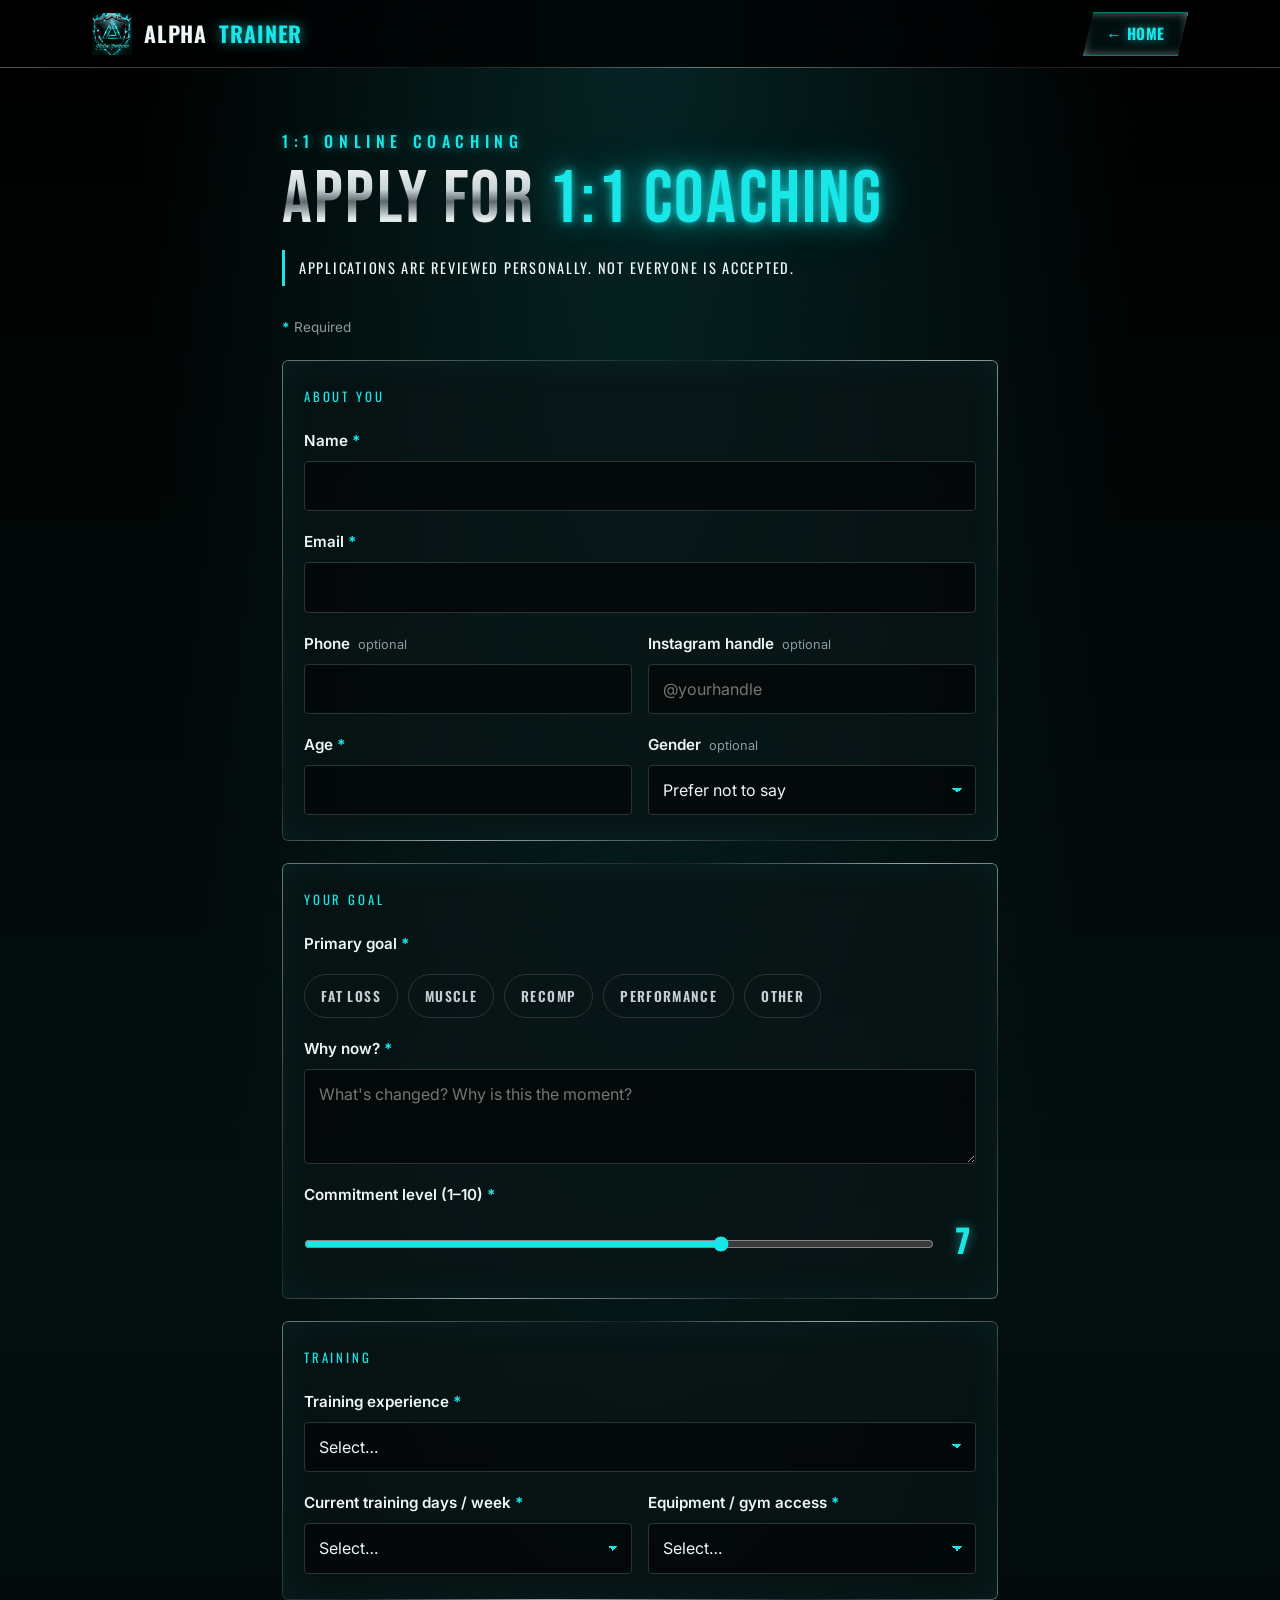
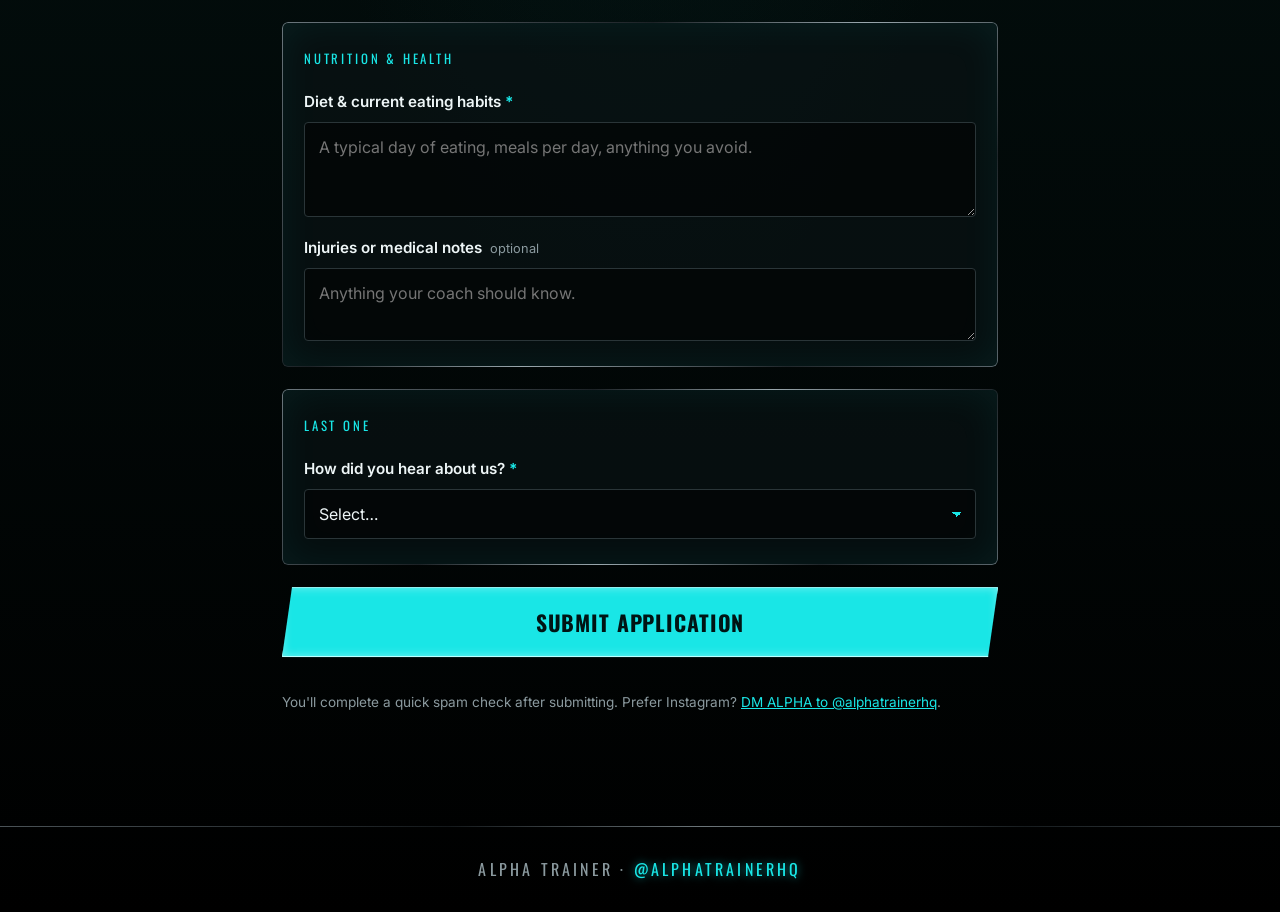
<file: apply/index.html>
<!DOCTYPE html>
<html lang="en"><head>
<meta charset="utf-8"><meta name="viewport" content="width=device-width,initial-scale=1">
<title>Apply for 1:1 Coaching | Alpha Trainer</title>
<meta name="description" content="Apply for Alpha Trainer 1:1 online coaching: custom workouts, constant contact with your coach, and diet monitoring.">
<link rel="icon" href="/assets/favicon-32.png" sizes="32x32" type="image/png">
<link rel="apple-touch-icon" href="/assets/apple-touch-icon.png">
<meta name="theme-color" content="#000000">
<link rel="preconnect" href="https://fonts.googleapis.com"><link href="https://fonts.googleapis.com/css2?family=Bebas+Neue&family=Oswald:wght@500;700&family=Inter:wght@400;600&display=swap" rel="stylesheet">
<link rel="stylesheet" href="/style.css?v=18">
</head><body>
<header class="nav"><div class="wrap"><a class="logo" href="/"><img src="/assets/alpha-shield.png" alt="" width="40" height="42">ALPHA <span>TRAINER</span></a><a class="btn sm ghost" href="/">&larr; Home</a></div></header>
<main class="apply"><div class="wrap narrow">
<p class="eyebrow">1:1 Online Coaching</p>
<h1 class="apply-h"><span class="chrome">Apply for</span> <span class="glow">1:1 Coaching</span></h1>
<p class="apply-note">Applications are reviewed personally. Not everyone is accepted.</p>
<form class="aform" action="https://formsubmit.co/alphaphysiquetrainer@gmail.com" method="POST">
<input type="hidden" name="_subject" value="New Alpha Trainer Application">
<input type="hidden" name="_template" value="table">
<input type="hidden" name="_captcha" value="true">
<input type="hidden" name="_next" value="https://alphatrainerhq.github.io/apply/thanks/">
<input type="text" name="_honey" class="hp" tabindex="-1" autocomplete="off" aria-hidden="true">
<p class="req-key"><span class="req">*</span> Required</p>
<fieldset><legend>About you</legend>
<label>Name <span class="req">*</span><input type="text" name="Name" autocomplete="name" required></label>
<label>Email <span class="req">*</span><input type="email" name="email" autocomplete="email" required></label>
<div class="row2">
<label>Phone <em>optional</em><input type="tel" name="Phone" autocomplete="tel"></label>
<label>Instagram handle <em>optional</em><input type="text" name="Instagram" placeholder="@yourhandle"></label>
</div>
<div class="row2">
<label>Age <span class="req">*</span><input type="number" name="Age" min="13" max="100" inputmode="numeric" required></label>
<label>Gender <em>optional</em><select name="Gender"><option value="">Prefer not to say</option><option>Male</option><option>Female</option><option>Other</option></select></label>
</div>
</fieldset>
<fieldset><legend>Your goal</legend>
<div class="label">Primary goal <span class="req">*</span></div>
<div class="chips" role="radiogroup">
<label class="chipr"><input type="radio" name="Primary goal" value="Fat loss" required><span>Fat loss</span></label>
<label class="chipr"><input type="radio" name="Primary goal" value="Muscle"><span>Muscle</span></label>
<label class="chipr"><input type="radio" name="Primary goal" value="Recomp"><span>Recomp</span></label>
<label class="chipr"><input type="radio" name="Primary goal" value="Performance"><span>Performance</span></label>
<label class="chipr"><input type="radio" name="Primary goal" value="Other"><span>Other</span></label>
</div>
<label>Why now? <span class="req">*</span><textarea name="Why now" rows="3" required placeholder="What's changed? Why is this the moment?"></textarea></label>
<label>Commitment level (1–10) <span class="req">*</span>
<div class="range"><input type="range" name="Commitment (1-10)" min="1" max="10" value="7" required oninput="this.nextElementSibling.textContent=this.value"><output>7</output></div></label>
</fieldset>
<fieldset><legend>Training</legend>
<label>Training experience <span class="req">*</span><select name="Training experience" required><option value="">Select…</option><option>Beginner (under 1 year)</option><option>Intermediate (1–3 years)</option><option>Advanced (3+ years)</option></select></label>
<div class="row2">
<label>Current training days / week <span class="req">*</span><select name="Training days per week" required><option value="">Select…</option><option>0</option><option>1</option><option>2</option><option>3</option><option>4</option><option>5</option><option>6</option><option>7</option></select></label>
<label>Equipment / gym access <span class="req">*</span><select name="Equipment" required><option value="">Select…</option><option>Full commercial gym</option><option>Home gym</option><option>Limited equipment</option><option>Bodyweight only</option></select></label>
</div>
</fieldset>
<fieldset><legend>Nutrition &amp; health</legend>
<label>Diet &amp; current eating habits <span class="req">*</span><textarea name="Diet and eating habits" rows="3" required placeholder="A typical day of eating, meals per day, anything you avoid."></textarea></label>
<label>Injuries or medical notes <em>optional</em><textarea name="Injuries / medical notes" rows="2" placeholder="Anything your coach should know."></textarea></label>
</fieldset>
<fieldset><legend>Last one</legend>
<label>How did you hear about us? <span class="req">*</span><select name="How they heard" required><option value="">Select…</option><option>Instagram</option><option>Friend / referral</option><option>Google</option><option>Free HIIT program</option><option>Nutrition quiz</option><option>Other</option></select></label>
</fieldset>
<button class="btn big submit" type="submit">Submit Application</button>
<p class="fine">You'll complete a quick spam check after submitting. Prefer Instagram? <a href="https://www.instagram.com/alphatrainerhq/" target="_blank" rel="noopener">DM ALPHA to @alphatrainerhq</a>.</p>
</form>
</div></main>
<footer><div class="wrap">ALPHA TRAINER · <a href="https://www.instagram.com/alphatrainerhq/" target="_blank" rel="noopener">@alphatrainerhq</a></div></footer>
</body></html>
</file>
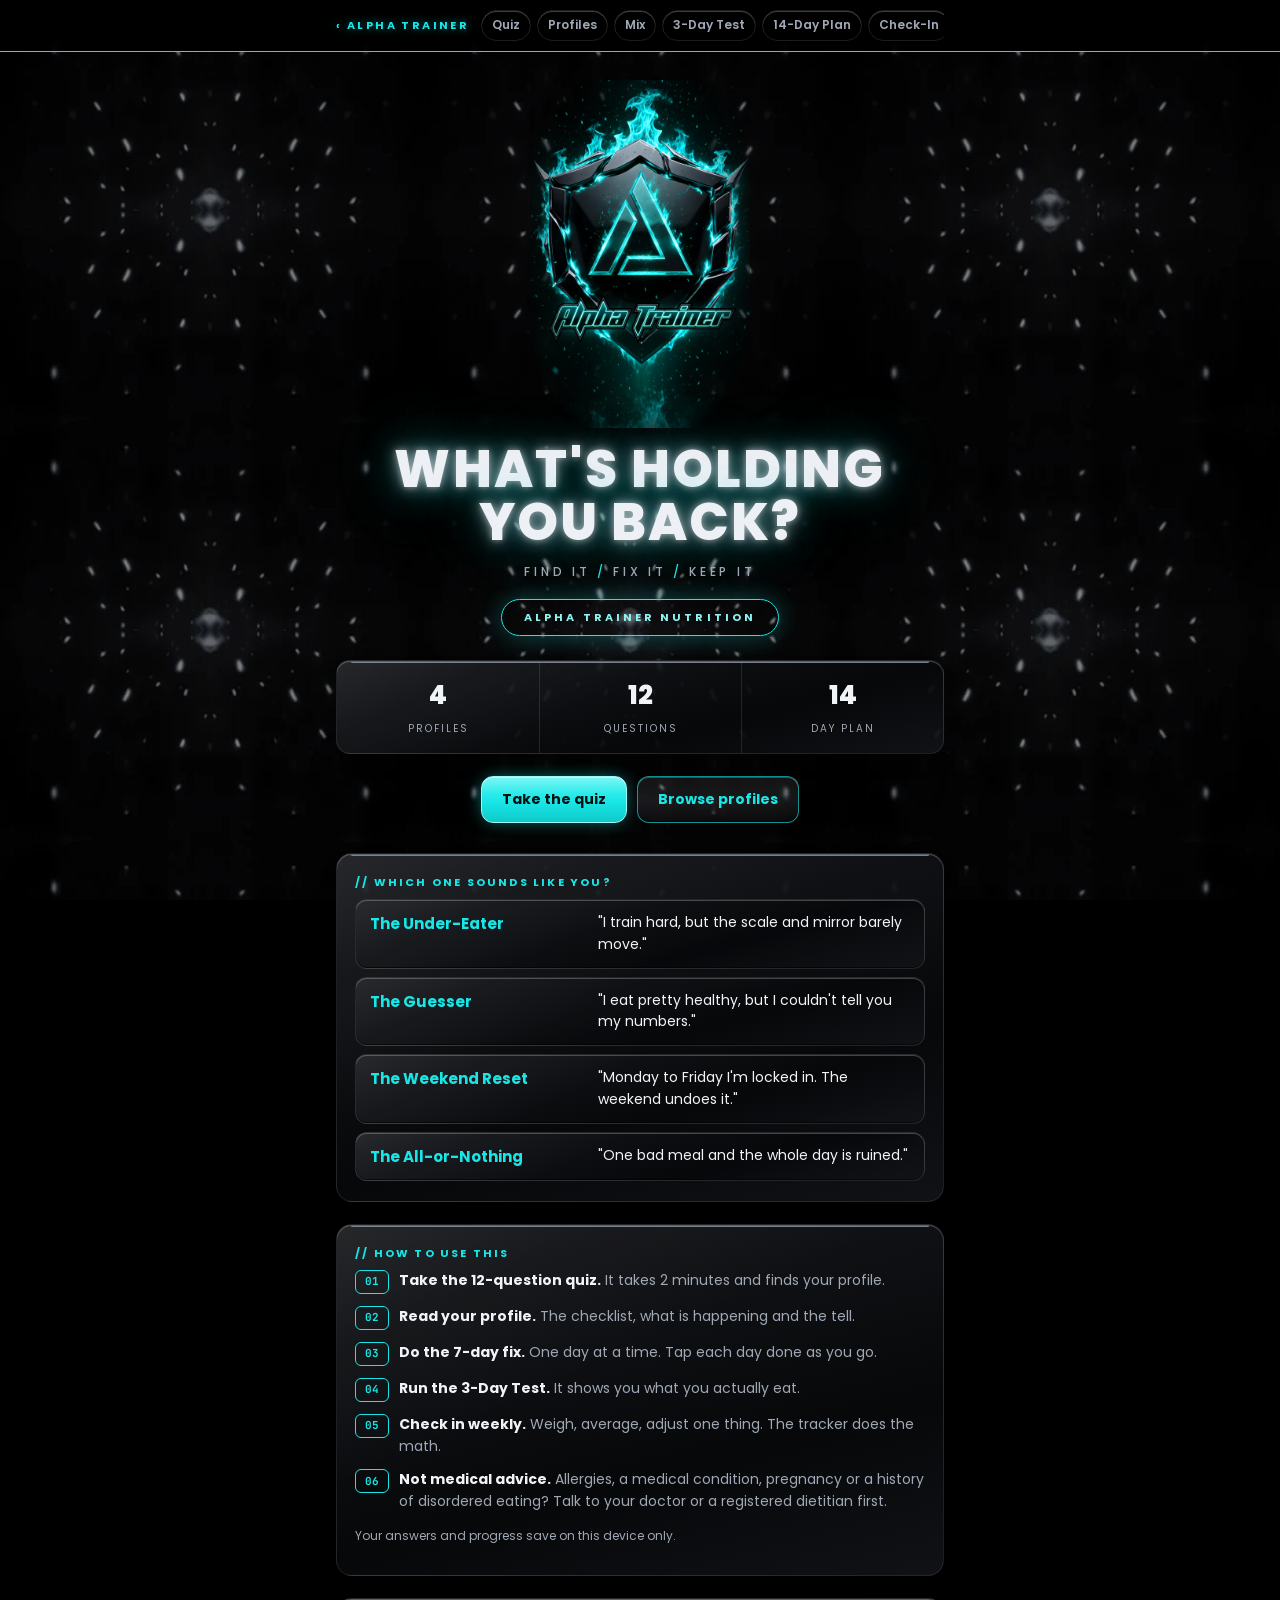
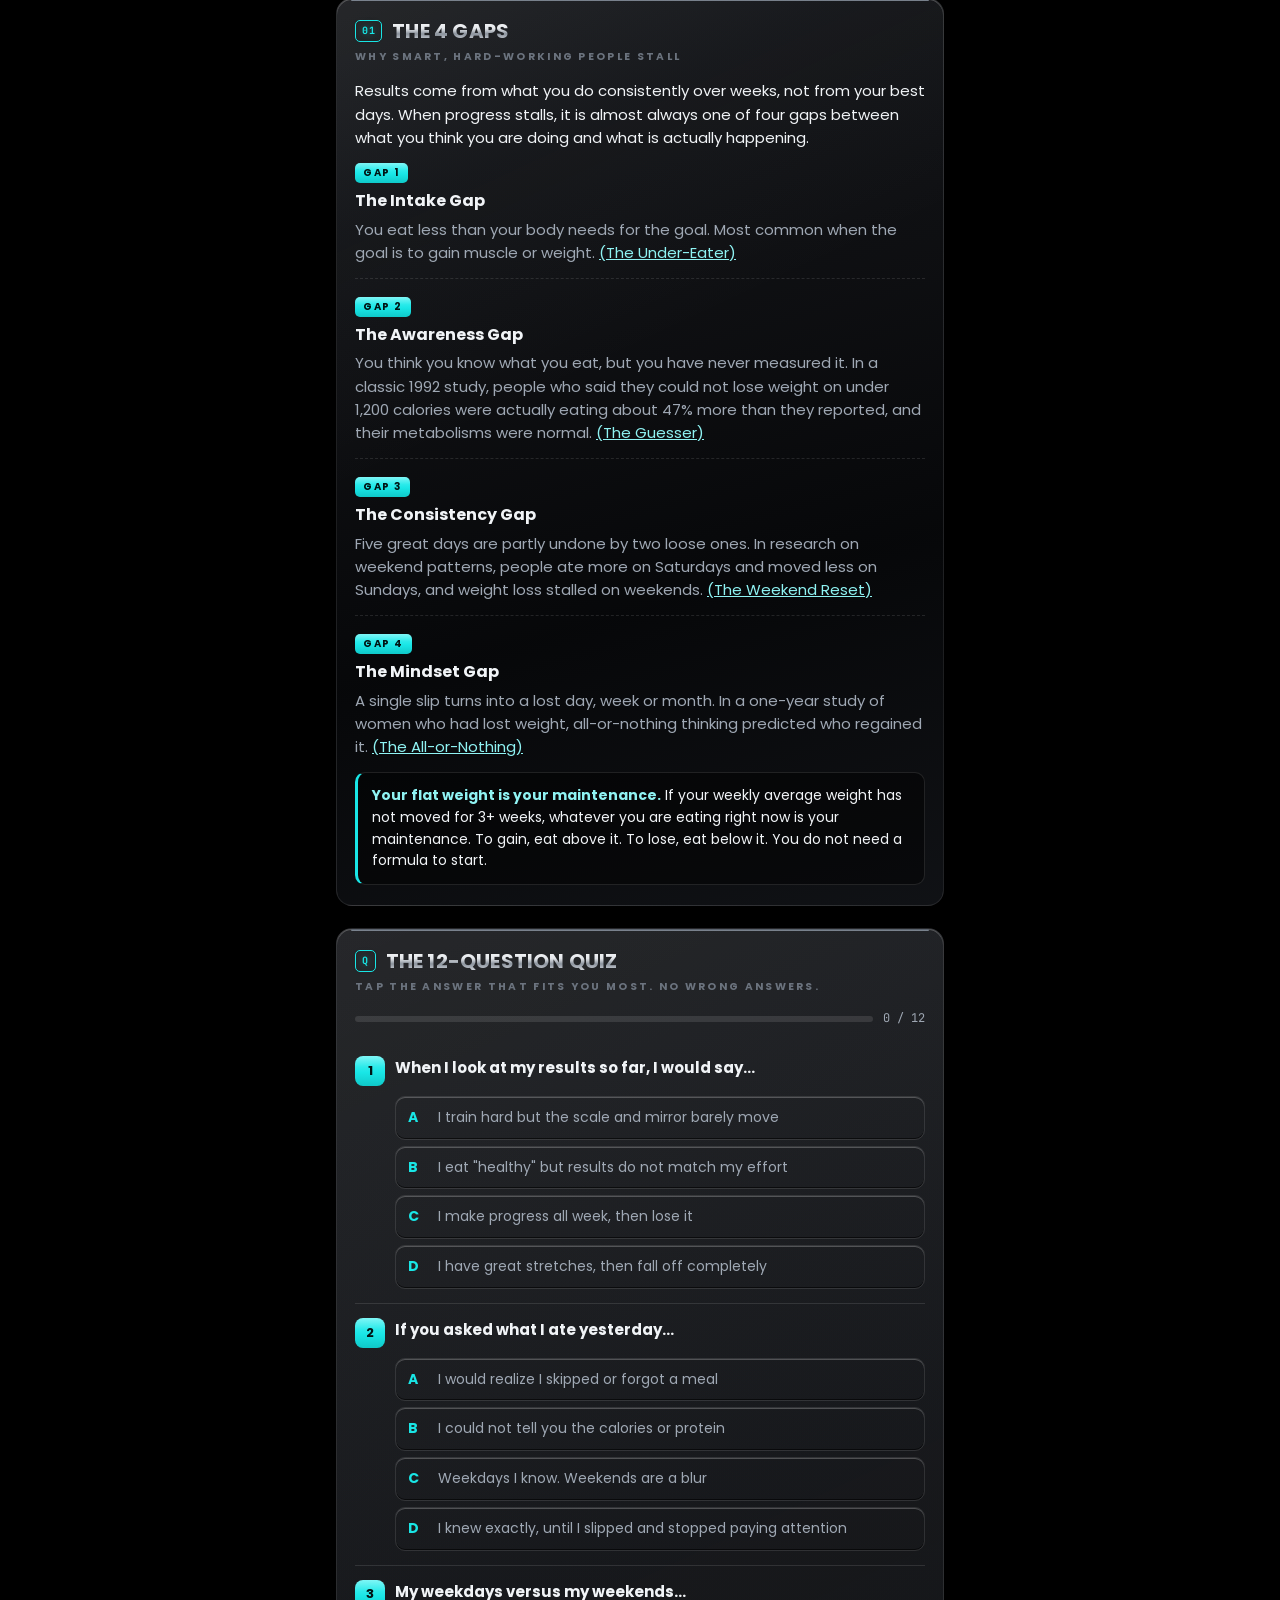
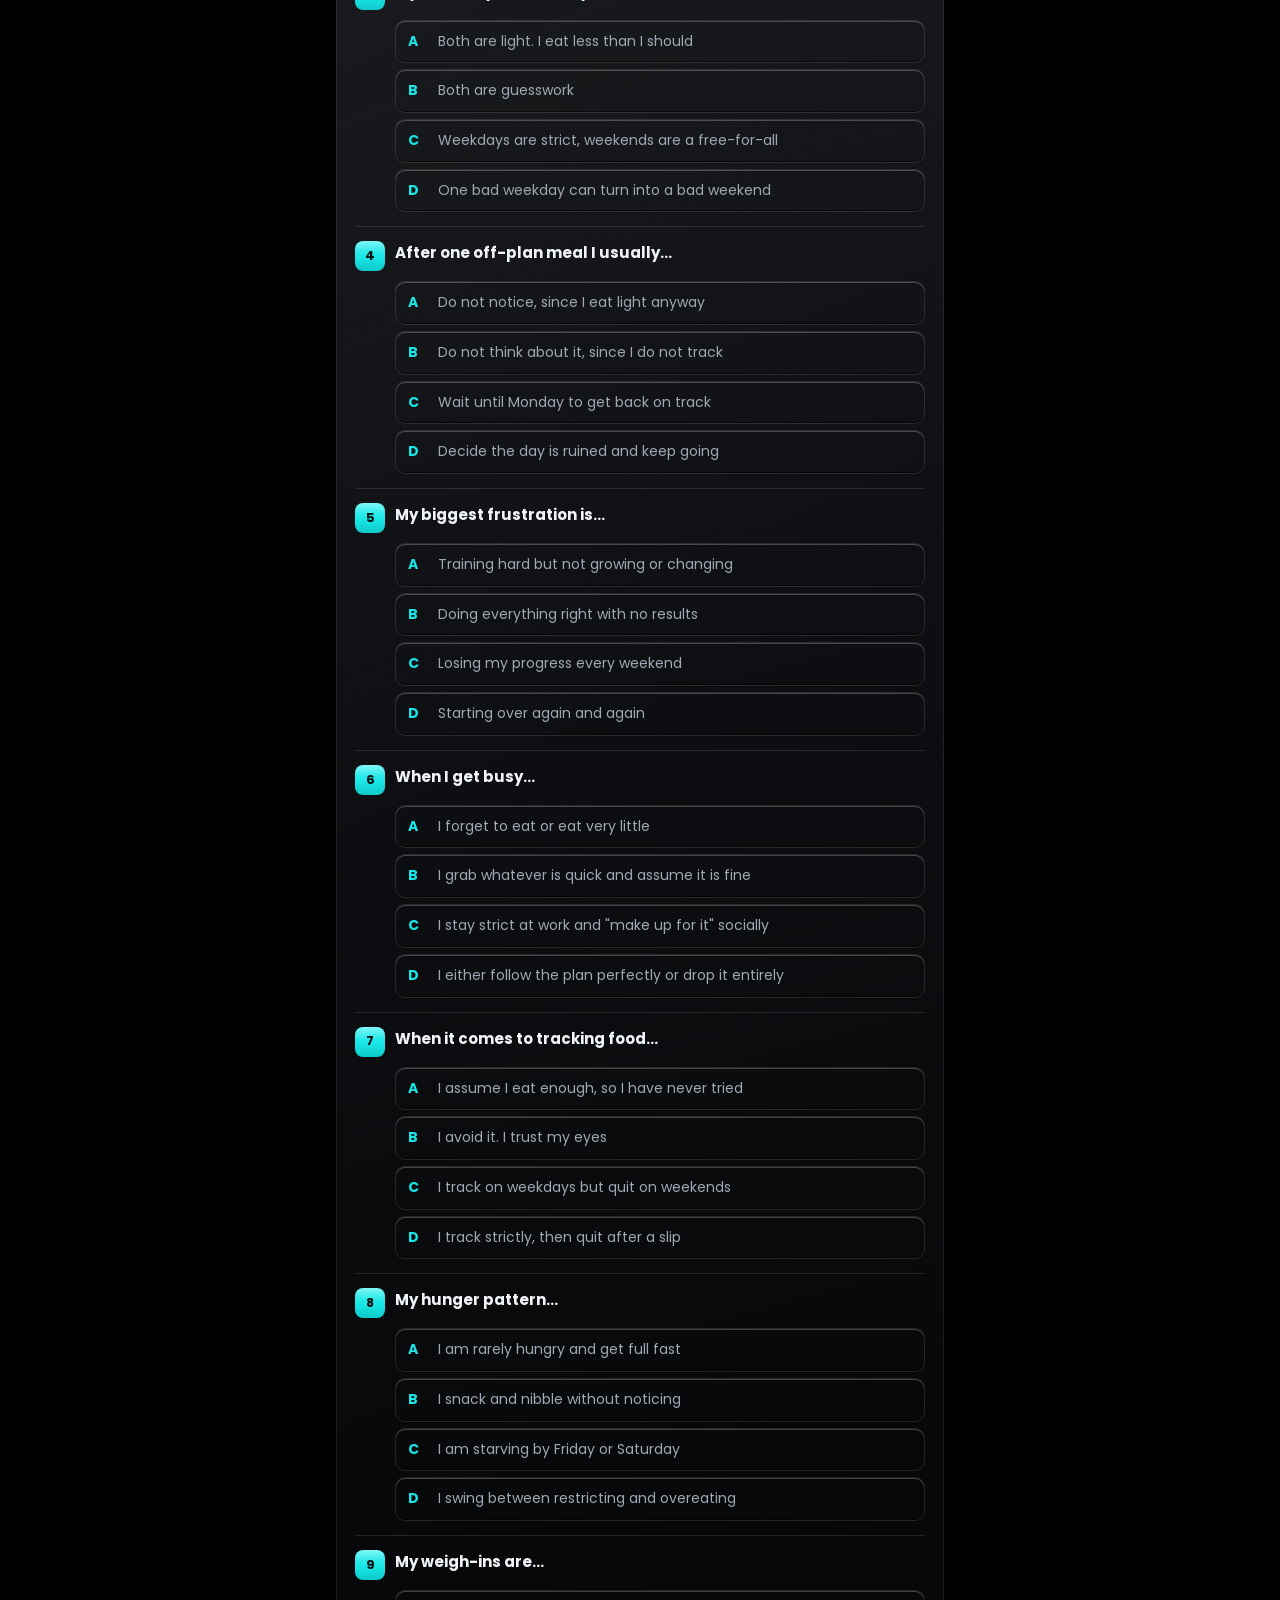
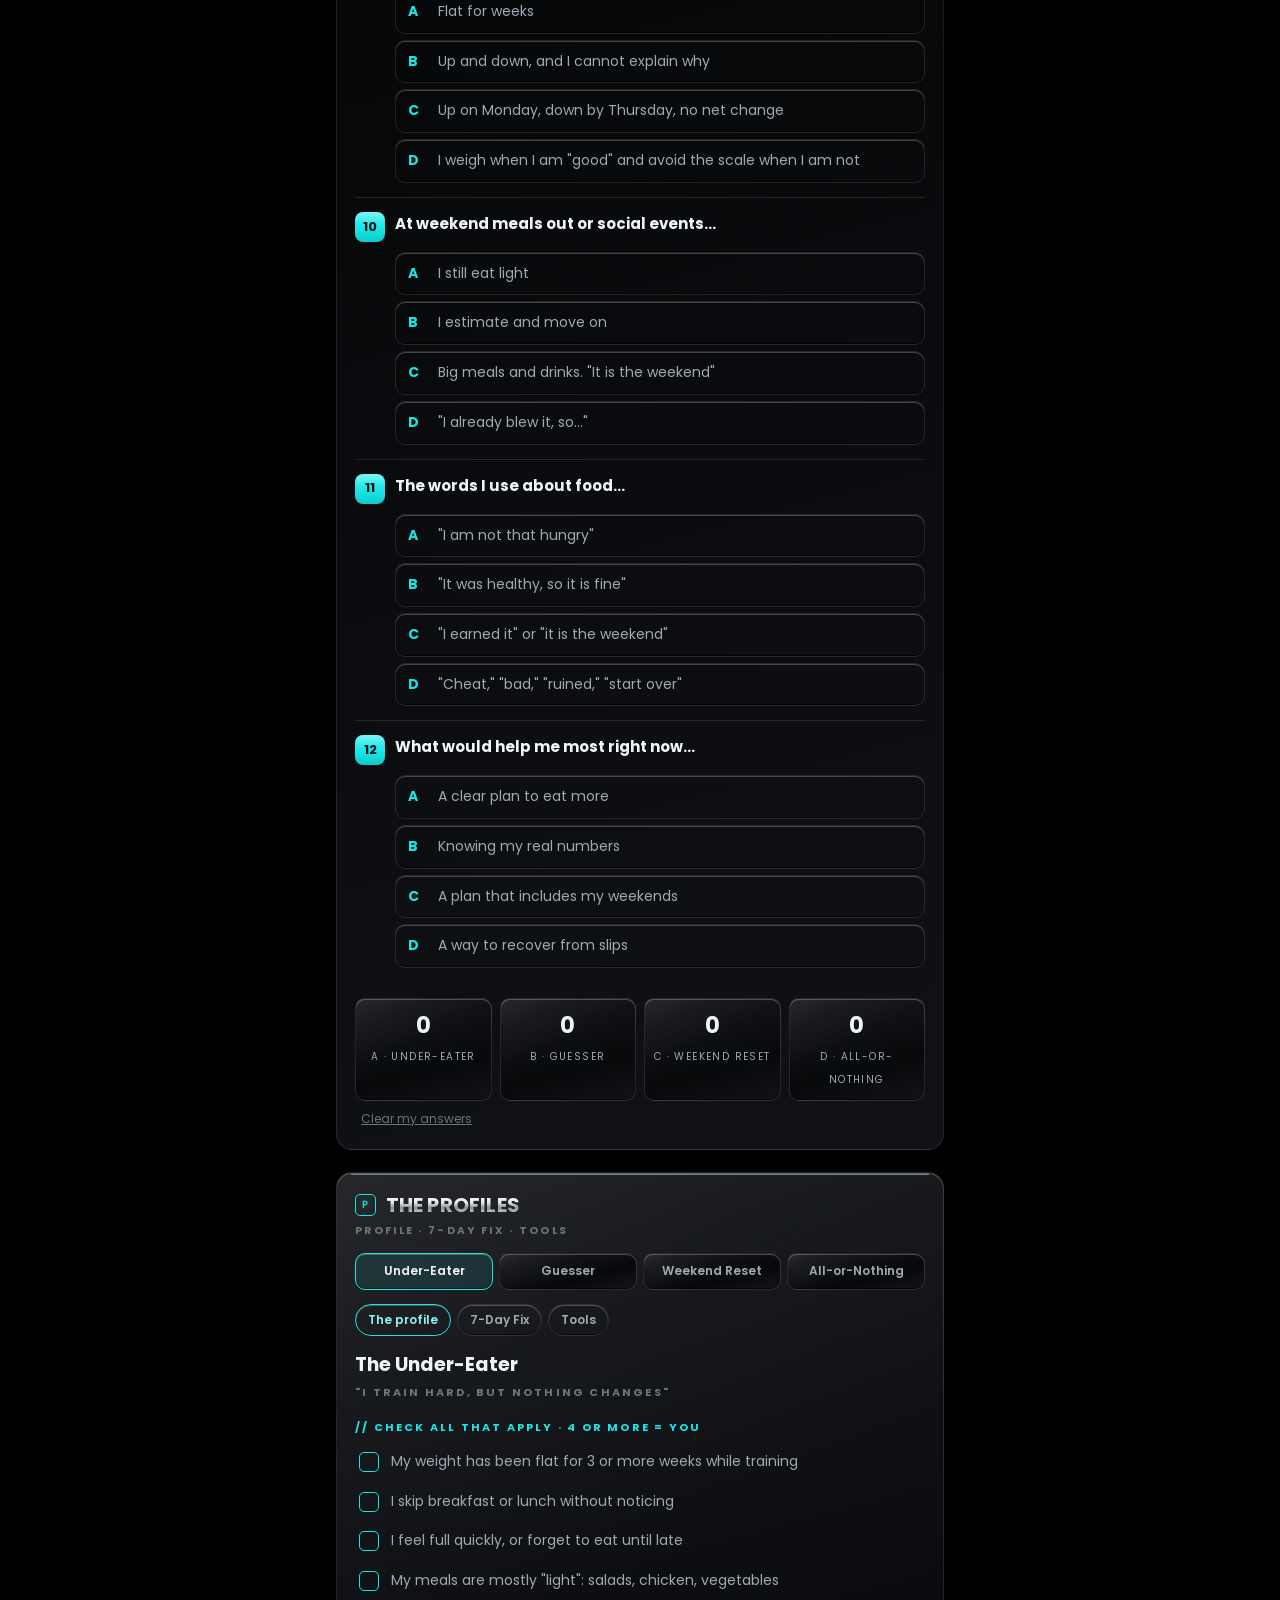
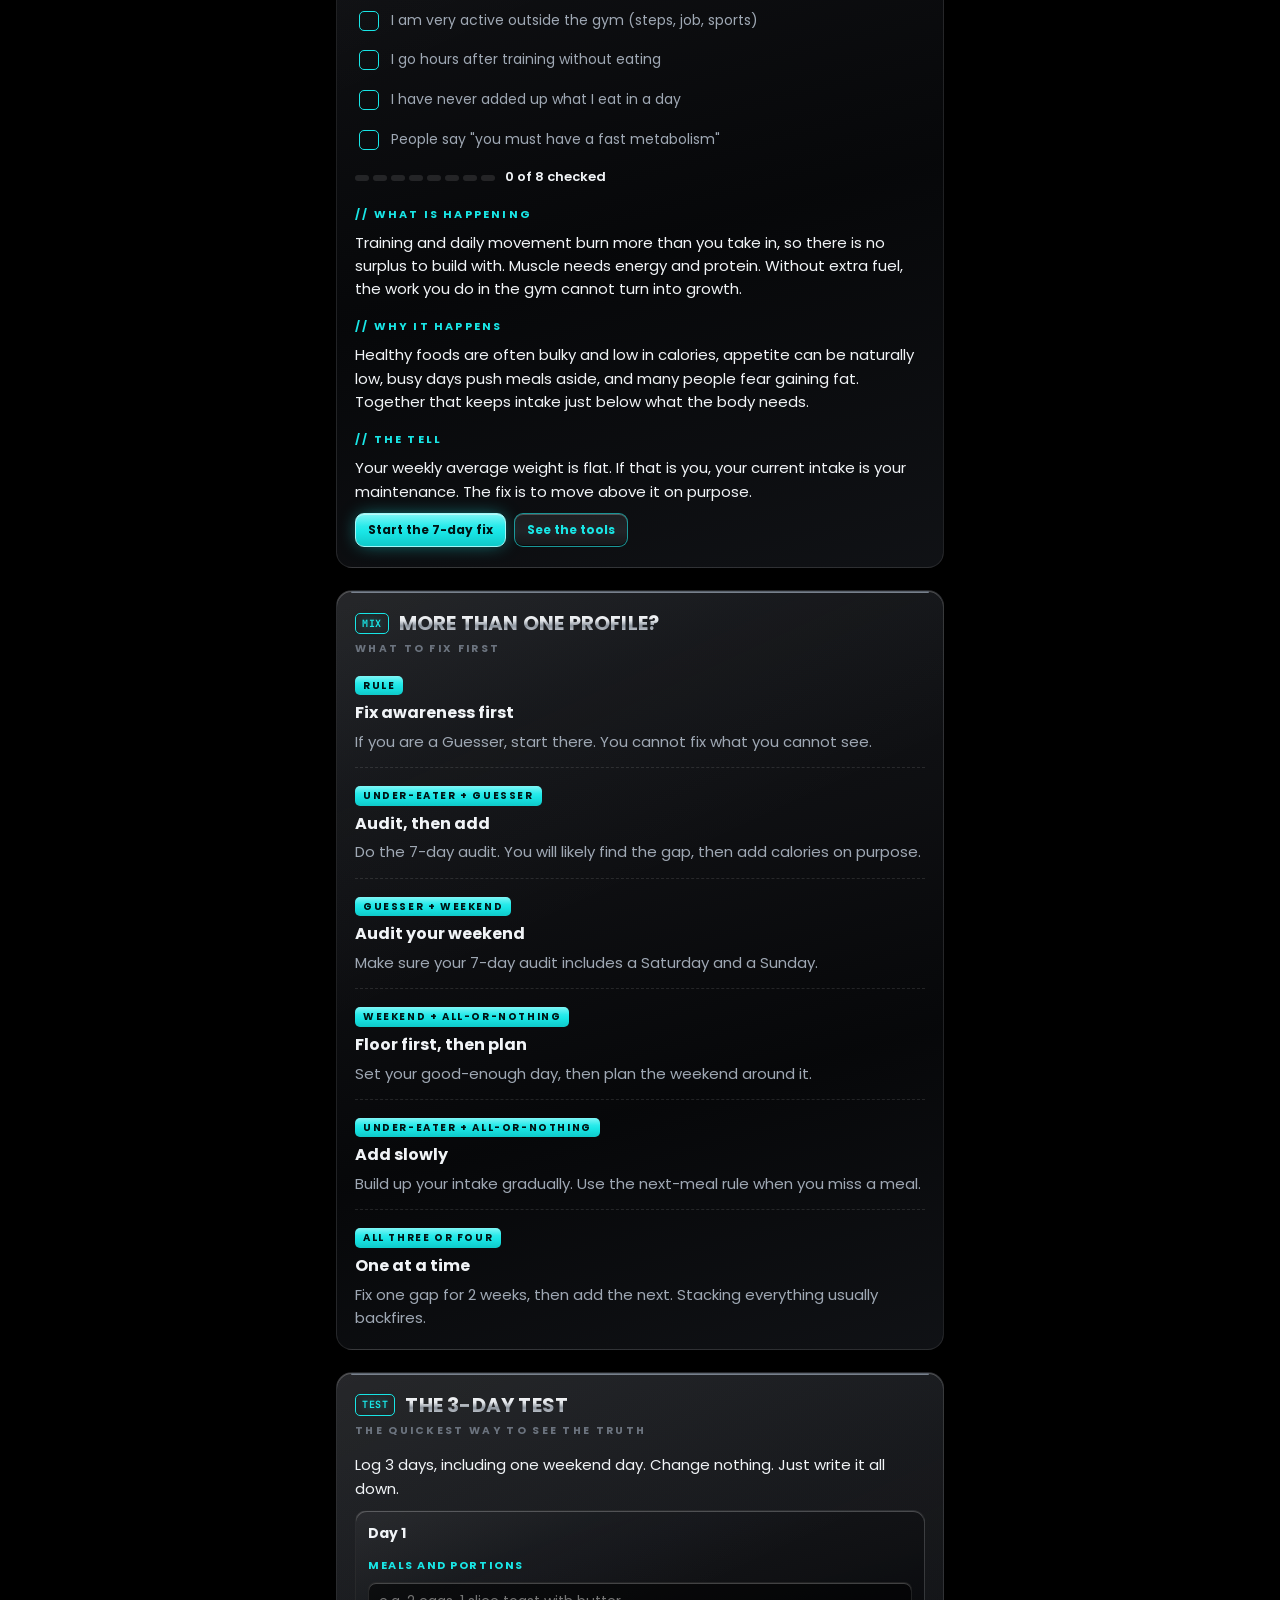
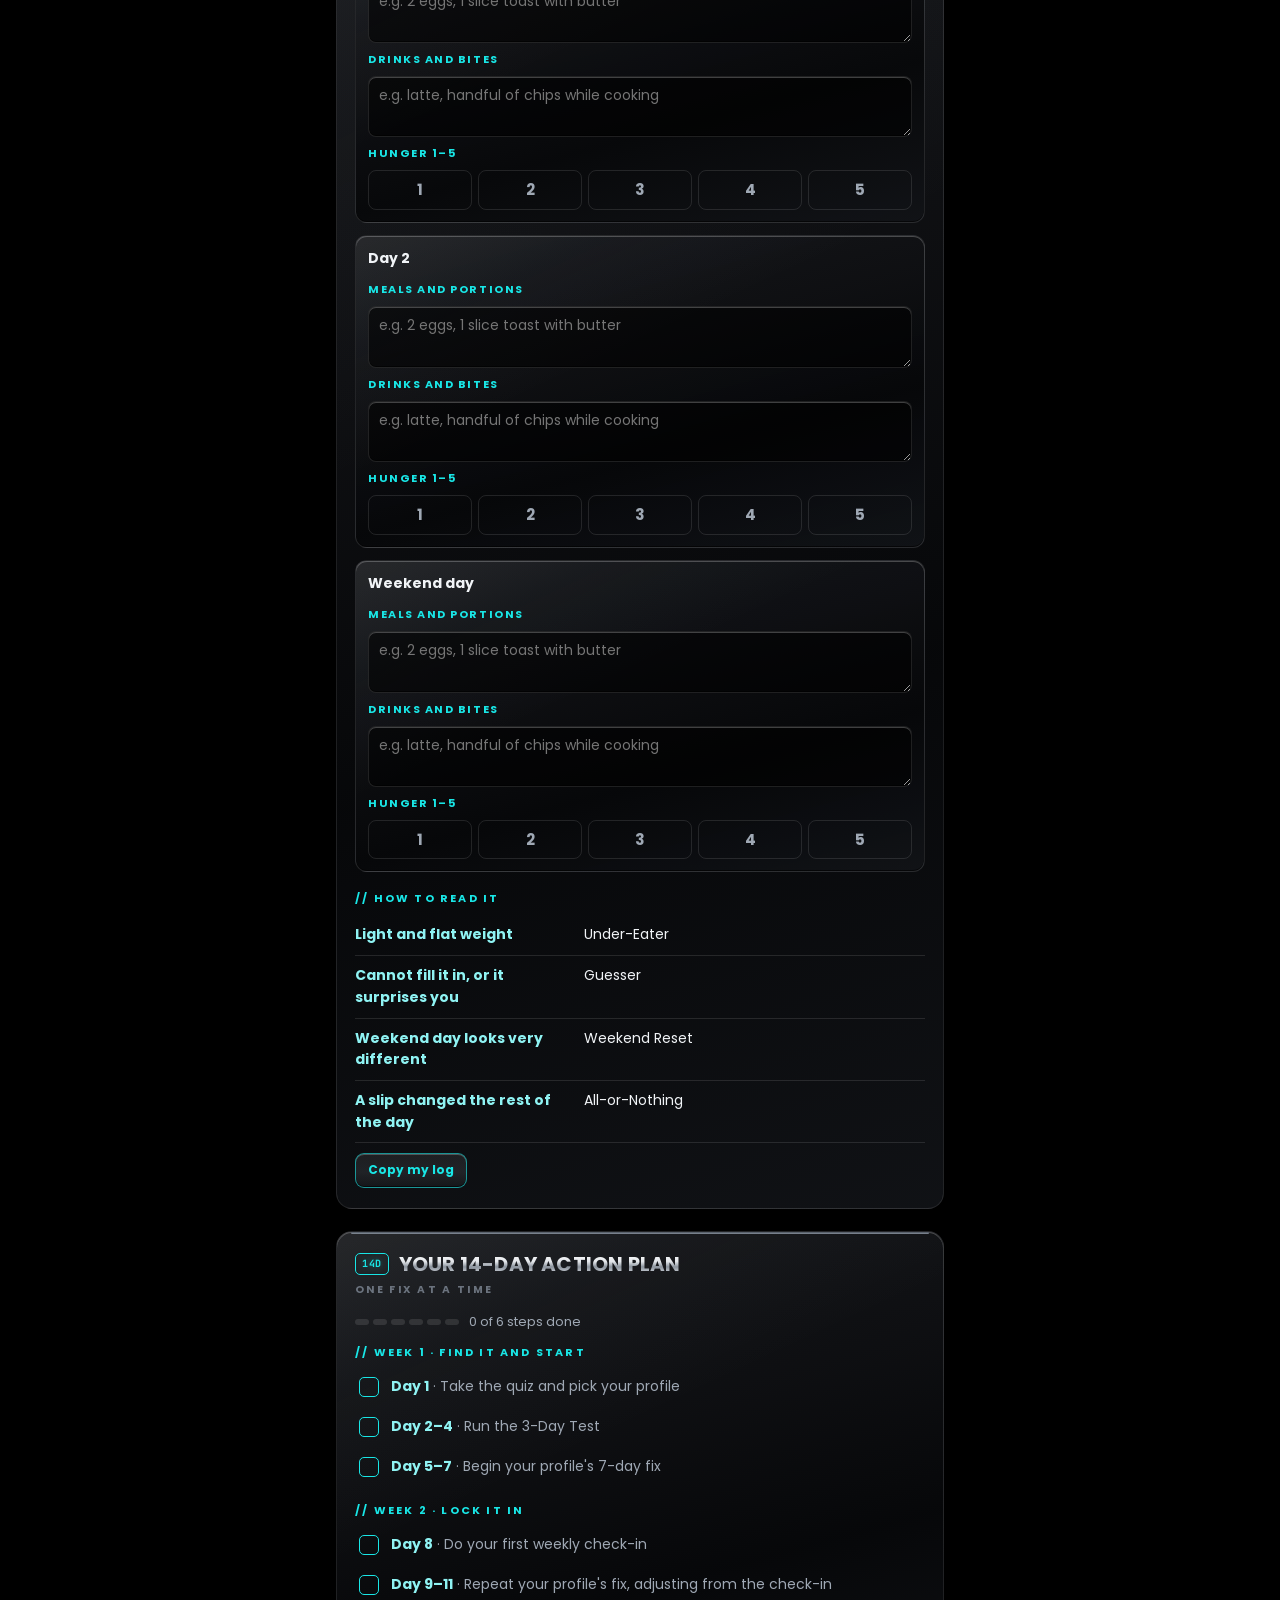
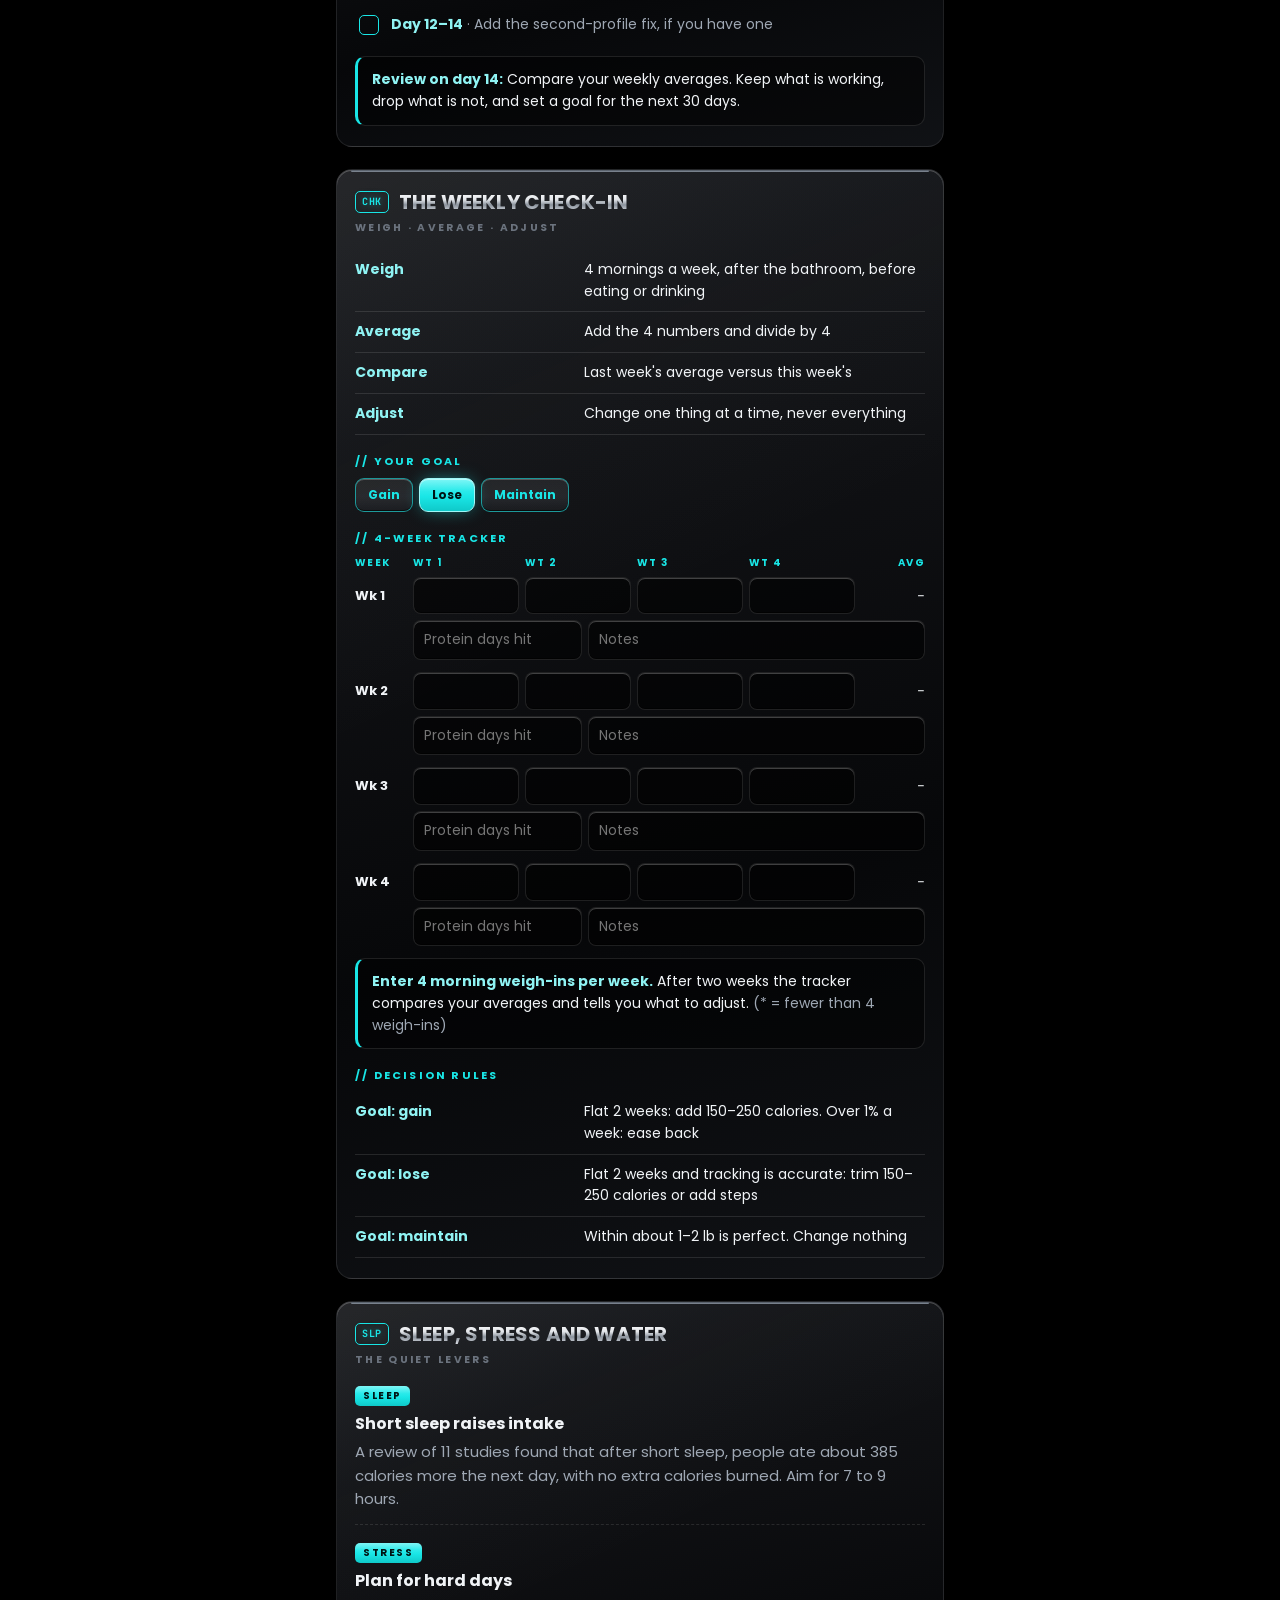
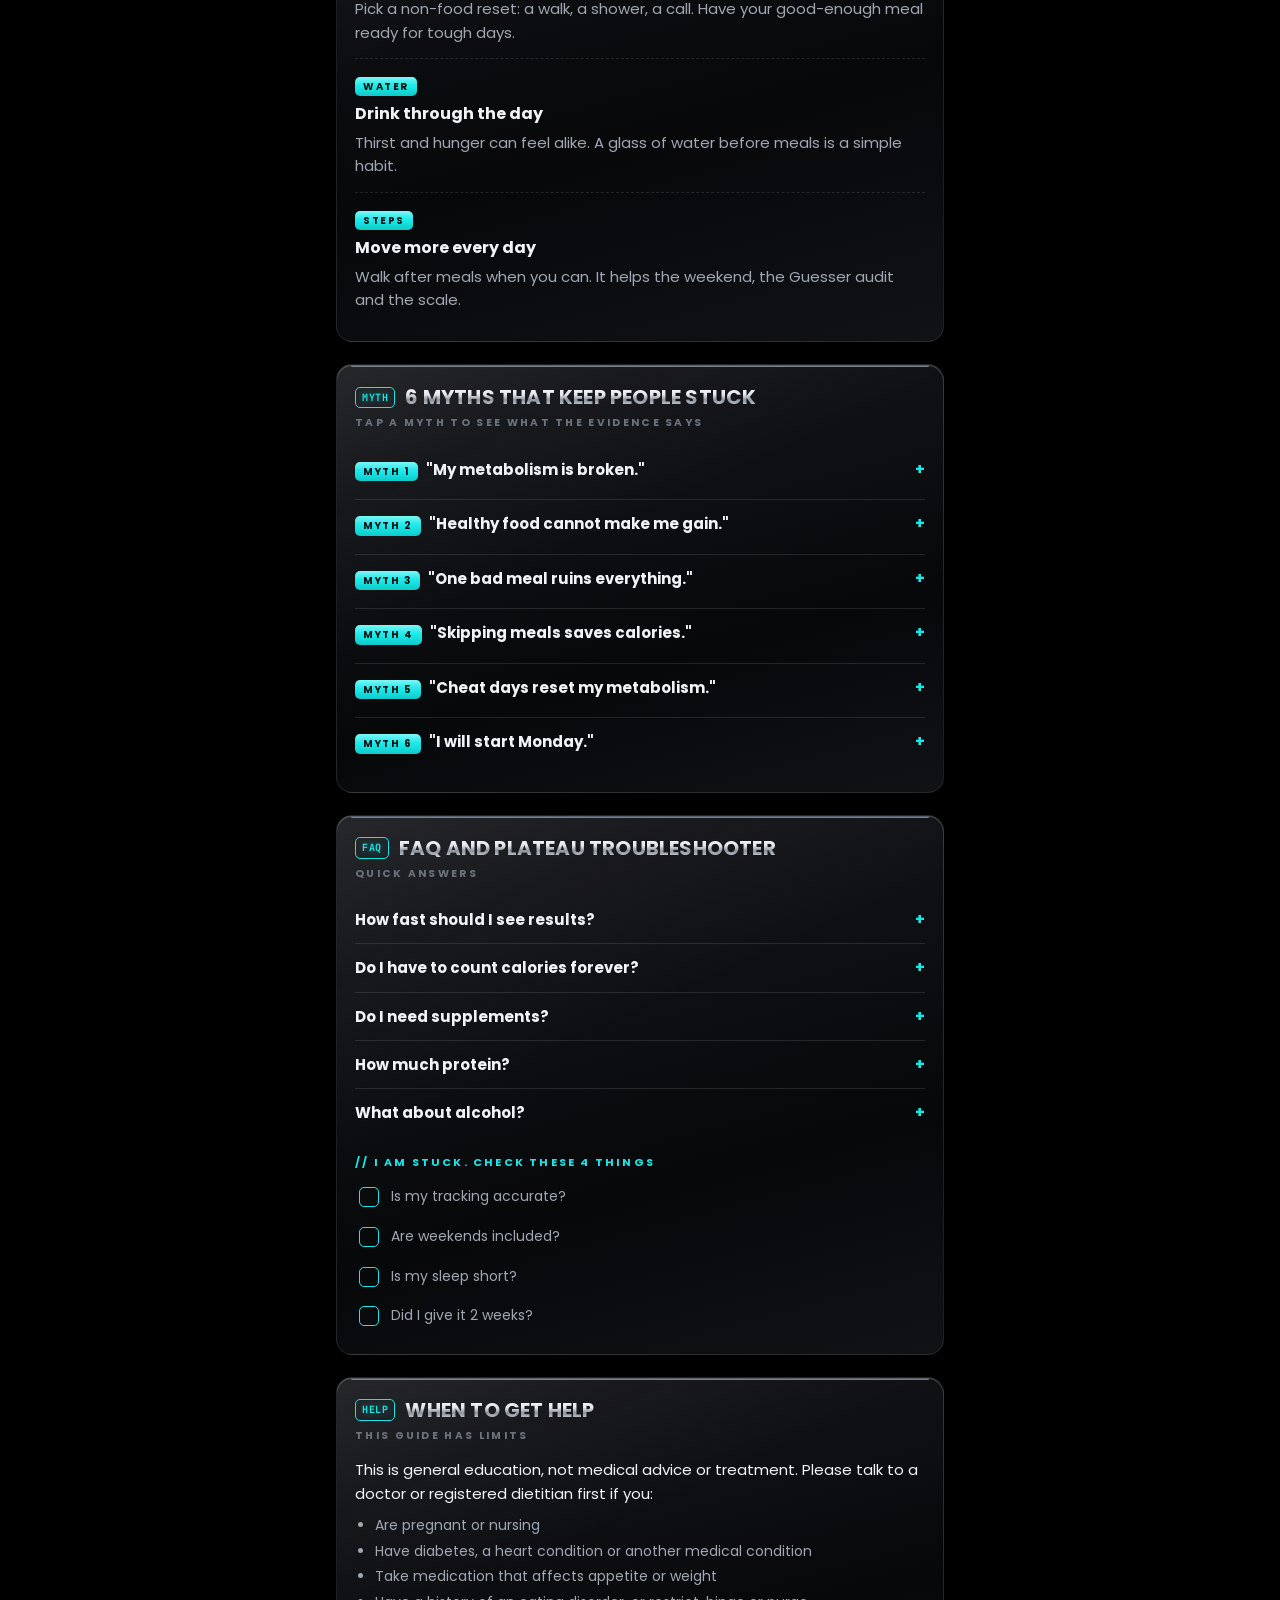
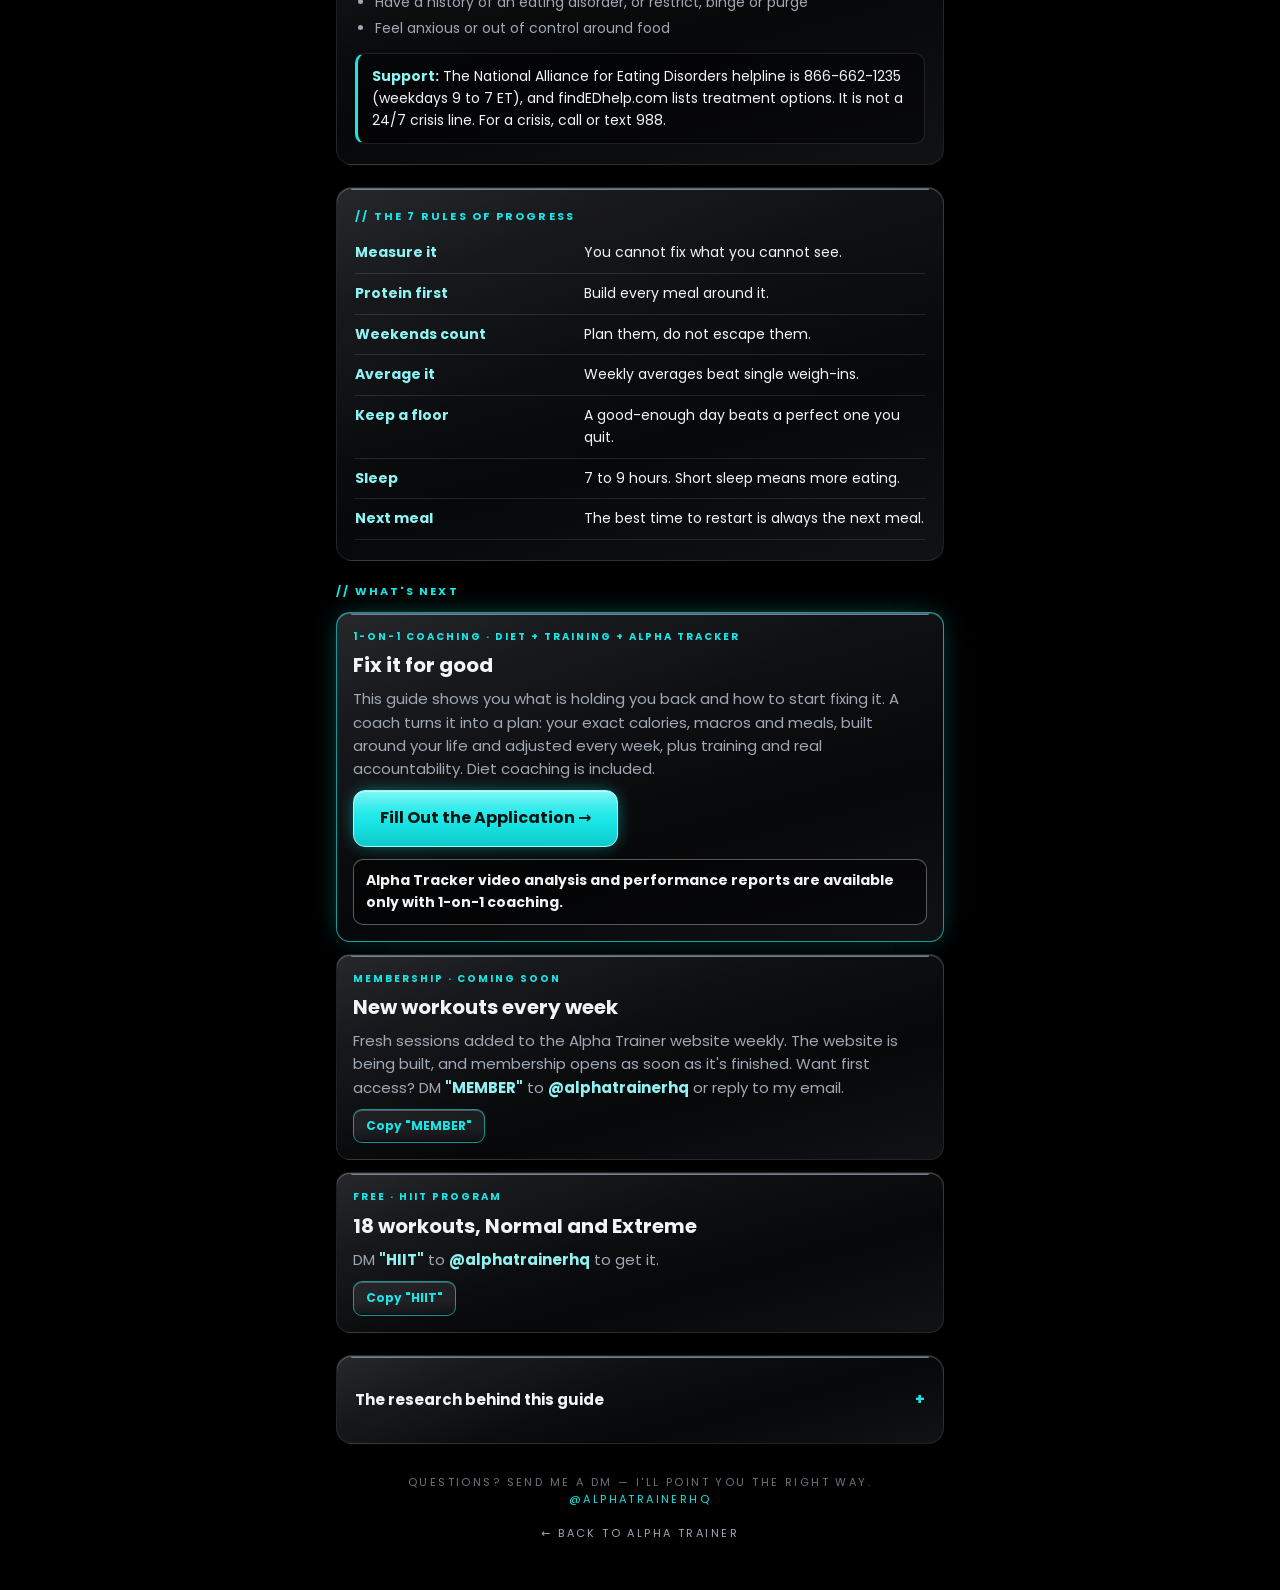
<file: holding-you-back/index.html>
<!doctype html>
<html lang="en">
<head>
<meta charset="utf-8">
<meta name="viewport" content="width=device-width, initial-scale=1, viewport-fit=cover">
<meta name="theme-color" content="#000000">
<title>What's Holding You Back?</title>
<link rel="preconnect" href="https://fonts.googleapis.com">
<link rel="stylesheet" href="https://fonts.googleapis.com/css2?family=Poppins:wght@400;500;600;700;800&family=JetBrains+Mono:wght@500;700&display=swap">
<style>
/* Black + chrome, matched to the Back Workout page. Layout: single phone-width column of numbered "stations"; sticky progress rail on top; quiz routes into a tabbed profile console. Single dark look, matching the printed guide. */
:root{
  --void:#000000; --panel:#0D0F12; --panel2:#121418; --line:rgba(255,255,255,.11);
  --violet:#19e6e6; --violet-soft:#8ff3f3; --fg:#F1F4F7; --muted:#9FA8B4; --dim:#6B737E;
  --ok:#19e6e6; --warn:#19e6e6;
  --display:"Poppins",system-ui,-apple-system,"Segoe UI",sans-serif;
  --body:"Poppins",system-ui,-apple-system,"Segoe UI",sans-serif;
  --mono:"JetBrains Mono",ui-monospace,Menlo,monospace;
  color-scheme:dark;
}
*{box-sizing:border-box}
html{scroll-behavior:smooth}
@media (prefers-reduced-motion:reduce){html{scroll-behavior:auto}*{transition:none!important;animation:none!important}}
body{background:var(--void);color:var(--fg);font-family:var(--body);font-size:15px;line-height:1.55;-webkit-font-smoothing:antialiased;
  background-image:radial-gradient(ellipse 120% 40% at 50% 0%,#1b1e23 0%,transparent 60%);background-repeat:no-repeat}
.wrap{max-width:640px;margin:0 auto;padding-inline:16px;padding-block:0 48px}
button,input,select,textarea{font:inherit;color:inherit}
:focus-visible{outline:2px solid var(--violet);outline-offset:2px;border-radius:6px}

/* top bar */
.bar{position:sticky;top:env(safe-area-inset-top,0px);z-index:20;background:rgba(0,0,0,.88);backdrop-filter:blur(10px);-webkit-backdrop-filter:blur(10px);border-bottom:1px solid var(--line)}
.bar-in{max-width:640px;margin:0 auto;padding:10px 16px;display:flex;align-items:center;gap:12px}
.bar-brand{font-weight:700;font-size:11px;letter-spacing:.22em;color:var(--violet);white-space:nowrap}
.bar-nav{display:flex;gap:6px;overflow-x:auto;scrollbar-width:none;flex:1;min-width:0}
.bar-nav::-webkit-scrollbar{display:none}
.bar-nav a{flex:none;font-size:12px;font-weight:600;color:var(--muted);text-decoration:none;padding:5px 10px;border:1px solid var(--line);border-radius:99px}
.bar-nav a:hover{color:var(--fg);border-color:var(--violet)}

/* hero */
.hero{text-align:center;padding-block:28px 8px}
.crest{width:200px;max-width:60%;margin:0 auto;display:block;mix-blend-mode:screen;-webkit-mask-image:radial-gradient(ellipse 70% 70% at 50% 50%,#000 55%,transparent 100%);mask-image:radial-gradient(ellipse 70% 70% at 50% 50%,#000 55%,transparent 100%)}
h1{font-family:var(--display);font-weight:800;font-size:clamp(34px,9vw,52px);line-height:1.02;letter-spacing:-.01em;margin:14px 0 0;text-wrap:balance;
  background:linear-gradient(180deg,#fff 0%,#e4e8ee 45%,#8a929c 100%);-webkit-background-clip:text;background-clip:text;color:transparent}
.tag{margin-top:14px;font-size:12px;letter-spacing:.32em;color:var(--muted);font-weight:500}
.tag b{color:var(--violet);font-weight:500;margin:0 6px}
.pill{display:inline-block;margin-top:18px;padding:9px 22px;border:1.5px solid var(--violet);border-radius:99px;font-size:11px;font-weight:700;letter-spacing:.28em;color:var(--violet-soft);box-shadow:0 0 24px rgba(210,218,230,.25)}
.stats{display:grid;grid-template-columns:repeat(3,1fr);border:1px solid var(--line);border-radius:14px;margin-top:24px;background:var(--panel)}
.stats div{padding:14px 6px;text-align:center}
.stats div+div{border-left:1px solid var(--line)}
.stats b{display:block;font-size:26px;font-weight:800;font-variant-numeric:tabular-nums}
.stats span{font-size:10px;letter-spacing:.2em;color:var(--muted)}
.cta{display:flex;gap:10px;justify-content:center;flex-wrap:wrap;margin-top:22px}

/* buttons */
.btn{display:inline-flex;align-items:center;gap:8px;padding:12px 20px;border-radius:12px;border:1px solid var(--violet);background:var(--violet);color:#0A0B0D;font-weight:700;font-size:14px;cursor:pointer;text-decoration:none}
.btn:hover{background:var(--violet-soft)}
.btn.ghost{background:transparent;color:var(--violet-soft)}
.btn.ghost:hover{background:rgba(210,218,230,.12)}
.btn.sm{padding:7px 12px;font-size:12px;border-radius:9px}

/* sections */
section{scroll-margin-top:64px;margin-top:22px}
.card{background:var(--panel);border:1px solid var(--line);border-radius:16px;padding:20px 18px}
.kicker{display:flex;align-items:center;gap:10px}
.code{font-family:var(--mono);font-size:10px;font-weight:700;color:var(--violet);border:1px solid var(--violet);border-radius:5px;padding:2px 6px;letter-spacing:.06em}
h2{font-family:var(--display);font-size:20px;font-weight:700;margin:0;letter-spacing:.01em;text-transform:uppercase;text-wrap:balance;line-height:1.2}
.sub{font-size:10.5px;font-weight:700;letter-spacing:.22em;color:var(--dim);margin:6px 0 14px;text-transform:uppercase}
h3{font-size:16px;margin:0 0 4px;font-weight:700}
.lbl{font-size:11px;font-weight:700;letter-spacing:.2em;color:var(--violet);text-transform:uppercase;margin:18px 0 8px}
.lbl::before{content:"// "}
p{margin:0 0 10px}
.muted{color:var(--muted)}
.badge{display:inline-block;font-size:10px;font-weight:700;letter-spacing:.16em;background:var(--violet);color:#0A0B0D;border-radius:5px;padding:2px 8px;margin-bottom:6px;text-transform:uppercase}
.note{border:1px solid var(--line);border-left:3px solid var(--violet);background:var(--panel2);border-radius:10px;padding:12px 14px;margin-top:14px;font-size:14px}
.note b{color:var(--violet-soft)}
.stack>*+*{border-top:1px dashed var(--line);padding-top:14px;margin-top:14px}
.rows{display:grid}
.rows>div{display:grid;grid-template-columns:minmax(0,38%) minmax(0,1fr);gap:12px;padding:9px 0;border-bottom:1px solid var(--line);font-size:14px}
.rows>div>b{color:var(--violet-soft);font-weight:700}
.tbl{width:100%;border-collapse:collapse;font-size:14px}
.tbl th{font-size:10px;letter-spacing:.18em;color:var(--violet);text-align:left;padding:8px 10px;border:1px solid var(--line);text-transform:uppercase}
.tbl td{padding:8px 10px;border:1px solid var(--line);font-variant-numeric:tabular-nums}
.tbl td:last-child{white-space:nowrap}
.scroll{overflow-x:auto}

/* profiles preview list */
.who{display:grid;gap:8px}
.who button{display:grid;grid-template-columns:minmax(0,40%) minmax(0,1fr);gap:12px;text-align:left;background:var(--panel2);border:1px solid var(--line);border-radius:12px;padding:12px 14px;cursor:pointer}
.who button:hover{border-color:var(--violet)}
.who b{color:var(--violet);font-weight:700}
.who span{color:var(--fg);font-size:14px}

/* steps */
ol.steps{list-style:none;padding:0;margin:0;display:grid;gap:12px}
ol.steps li{display:grid;grid-template-columns:34px minmax(0,1fr);gap:10px;font-size:14px}
ol.steps i{font-style:normal;font-family:var(--mono);font-size:11px;font-weight:700;color:var(--violet);border:1px solid var(--violet);border-radius:6px;height:24px;display:grid;place-items:center}

/* quiz */
.qprog{display:flex;align-items:center;gap:10px;margin-bottom:14px}
.qtrack{flex:1;height:6px;background:var(--line);border-radius:99px;overflow:hidden}
.qfill{height:100%;background:var(--violet);width:0;transition:width .3s}
.qcount{font-family:var(--mono);font-size:12px;color:var(--muted);font-variant-numeric:tabular-nums}
.q{padding:14px 0;border-top:1px solid var(--line)}
.q:first-of-type{border-top:0}
.q h3{display:grid;grid-template-columns:30px minmax(0,1fr);gap:10px;align-items:start;font-size:15px}
.q h3 i{font-style:normal;background:var(--violet);color:#0A0B0D;border-radius:8px;height:30px;display:grid;place-items:center;font-size:13px}
.opts{display:grid;gap:6px;margin:10px 0 0 40px}
.opt{display:grid;grid-template-columns:22px minmax(0,1fr);gap:8px;text-align:left;padding:10px 12px;border:1px solid var(--line);background:transparent;border-radius:10px;cursor:pointer;font-size:14px;color:var(--muted);transition:border-color .15s,background .15s}
.opt b{color:var(--violet)}
.opt:hover{border-color:var(--violet);color:var(--fg)}
.opt[aria-pressed="true"]{background:rgba(210,218,230,.16);border-color:var(--violet);color:var(--fg)}
.tally{display:grid;grid-template-columns:repeat(4,1fr);gap:8px;margin-top:16px}
.tally div{background:var(--panel2);border:1px solid var(--line);border-radius:10px;padding:10px 6px;text-align:center}
.tally b{display:block;font-size:22px;font-variant-numeric:tabular-nums}
.tally span{font-size:10px;letter-spacing:.14em;color:var(--muted)}
.tally .lead{border-color:var(--violet);box-shadow:0 0 18px rgba(210,218,230,.25)}
.result{margin-top:16px;padding:16px;border-radius:14px;border:1px solid var(--violet);background:linear-gradient(160deg,#1b1e23,#0a0b0d)}
.result h3{font-size:20px}
.result .actions{display:flex;flex-wrap:wrap;gap:8px;margin-top:12px}

/* profile console */
.tabs{display:grid;grid-template-columns:repeat(4,minmax(0,1fr));gap:6px;margin-bottom:14px}
.tab{padding:10px 4px;border:1px solid var(--line);border-radius:10px;background:var(--panel2);cursor:pointer;font-size:12px;font-weight:600;color:var(--muted);line-height:1.2;position:relative}
.tab[aria-selected="true"]{border-color:var(--violet);color:var(--fg);background:rgba(210,218,230,.14)}
.tab .you{position:absolute;top:-8px;right:-4px;font-size:9px;letter-spacing:.1em;background:var(--violet);color:#0A0B0D;border-radius:5px;padding:1px 5px;font-weight:700}
.subtabs{display:flex;gap:6px;margin:4px 0 14px;flex-wrap:wrap}
.subtab{padding:6px 12px;border:1px solid var(--line);border-radius:99px;background:none;cursor:pointer;font-size:12px;font-weight:600;color:var(--muted)}
.subtab[aria-selected="true"]{border-color:var(--violet);color:var(--violet-soft)}
.quote{font-size:11px;letter-spacing:.2em;color:var(--dim);font-weight:700;text-transform:uppercase;margin:4px 0 0}

.checks{list-style:none;padding:0;margin:0;display:grid;gap:4px}
.chk{display:grid;grid-template-columns:22px minmax(0,1fr);gap:10px;align-items:start;padding:7px 4px;cursor:pointer;font-size:14px;border-radius:8px}
.chk:hover{background:rgba(210,218,230,.06)}
.chk input{appearance:none;-webkit-appearance:none;width:20px;height:20px;border:1.5px solid var(--violet);border-radius:5px;margin:1px 0 0;display:grid;place-items:center;cursor:pointer}
.chk input:checked{background:var(--violet)}
.chk input:checked::after{content:"";width:10px;height:5px;border-left:2px solid #0A0B0D;border-bottom:2px solid #0A0B0D;transform:rotate(-45deg) translate(1px,-1px)}
.chk input:checked+span{color:var(--fg)}
.chk span{color:var(--muted)}
.meter{display:flex;align-items:center;gap:10px;margin-top:10px;font-size:13px}
.dots{display:flex;gap:4px}
.dots i{width:14px;height:6px;border-radius:3px;background:var(--line)}
.dots i.on{background:var(--violet)}
.dots i.on.hit{background:var(--ok)}
.verdict{font-weight:600}
.verdict.hit{color:var(--ok)}

.day{display:grid;grid-template-columns:minmax(0,1fr) auto;gap:10px;align-items:start}
.day.done h3{color:var(--muted);text-decoration:line-through;text-decoration-color:var(--violet)}
.done-btn{border:1px solid var(--line);background:none;border-radius:8px;padding:6px 10px;font-size:12px;font-weight:600;color:var(--muted);cursor:pointer;white-space:nowrap}
.day.done .done-btn{background:var(--violet);border-color:var(--violet);color:#0A0B0D}
.daybar{display:flex;align-items:center;gap:10px;margin-bottom:12px;font-size:13px;color:var(--muted)}

.swap{display:grid;grid-template-columns:minmax(0,1fr) 16px minmax(0,1fr);gap:8px;align-items:center;padding:9px 0;border-bottom:1px solid var(--line);font-size:14px}
.swap s{color:var(--dim)}
.swap em{font-style:normal;color:var(--violet)}

/* inputs */
.field{width:100%;background:var(--void);border:1px solid var(--line);border-radius:8px;padding:8px 10px;font-size:14px;min-width:0}
.field:focus{border-color:var(--violet);outline:none}
textarea.field{resize:vertical;min-height:56px}
.tdays{display:grid;gap:12px}
.tday{border:1px solid var(--line);border-radius:12px;padding:12px;background:var(--panel2);display:grid;gap:8px}
.tday h3{font-size:14px}
.tday label{font-size:11px;letter-spacing:.14em;color:var(--violet);font-weight:700;text-transform:uppercase}
.hunger{display:flex;gap:6px}
.hunger button{flex:1;padding:7px 0;border:1px solid var(--line);border-radius:8px;background:none;cursor:pointer;font-weight:700;font-variant-numeric:tabular-nums;color:var(--muted)}
.hunger button[aria-pressed="true"]{background:var(--violet);color:#0A0B0D;border-color:var(--violet)}

.goal{display:flex;gap:6px;margin-bottom:12px;flex-wrap:wrap}
.wk{display:grid;grid-template-columns:52px repeat(4,minmax(0,1fr)) 64px;gap:6px;align-items:center;margin-bottom:6px}
.wk .field{padding:7px 4px;text-align:center;font-variant-numeric:tabular-nums}
.wk-h{font-size:10px;letter-spacing:.14em;color:var(--violet);font-weight:700;text-transform:uppercase}
.wk b{font-size:13px}
.avg{font-family:var(--mono);font-size:13px;text-align:right;font-variant-numeric:tabular-nums}
.wkx{display:grid;grid-template-columns:52px minmax(0,1fr) minmax(0,2fr);gap:6px;margin:0 0 12px}
.advice{margin-top:12px}

details{border-top:1px solid var(--line);padding:12px 0}
details:first-of-type{border-top:0}
summary{cursor:pointer;font-weight:700;list-style:none;display:grid;grid-template-columns:minmax(0,1fr) 20px;gap:10px}
summary::-webkit-details-marker{display:none}
summary::after{content:"+";color:var(--violet);font-weight:700;text-align:right}
details[open] summary::after{content:"−"}
details p{margin:8px 0 0;color:var(--muted);font-size:14px}

.offer{border:1px solid var(--line);border-radius:14px;padding:16px;background:var(--panel)}
.offer.main{border-color:var(--violet);box-shadow:0 0 28px rgba(210,218,230,.18)}
.offer .eb{font-size:10px;letter-spacing:.2em;color:var(--violet);font-weight:700}
.offer h3{font-size:20px;margin:6px 0}
.offer .x{margin-top:12px;border:1px solid var(--violet);background:#121418;border-radius:10px;padding:10px 12px;font-weight:700;font-size:14px}
.kw{color:var(--violet-soft);font-weight:700}
.copy{display:flex;gap:8px;flex-wrap:wrap;margin-top:10px}
.foot{text-align:center;margin-top:30px;color:var(--dim);font-size:11px;letter-spacing:.22em}
.toast{position:fixed;left:50%;bottom:calc(20px + env(safe-area-inset-bottom,0px));transform:translateX(-50%) translateY(20px);opacity:0;background:var(--violet);color:#0A0B0D;font-weight:700;padding:9px 16px;border-radius:99px;font-size:13px;transition:.25s;pointer-events:none;z-index:40}
.toast.show{opacity:1;transform:translateX(-50%)}
.reset{background:none;border:0;color:var(--dim);font-size:12px;text-decoration:underline;cursor:pointer;margin-top:8px}
@media (max-width:420px){.opts{margin-left:0}.wk{grid-template-columns:40px repeat(4,minmax(0,1fr)) 56px}.wkx{grid-template-columns:40px minmax(0,1fr) minmax(0,2fr)}}

/* sharper black chrome treatment */
:root{--metal:linear-gradient(155deg,rgba(255,255,255,.07) 0%,rgba(210,220,232,.03) 20%,transparent 42%),linear-gradient(165deg,rgba(24,26,30,.88) 0%,rgba(15,16,19,.91) 40%,rgba(7,8,10,.94) 65%,rgba(18,20,24,.89) 100%);
  --foil:linear-gradient(180deg,#FFFFFF 0%,#AEBAC7 14%,#4C5561 27%,#E4EAF0 40%,#FFFFFF 50%,#5A6472 68%,#C4CDD8 84%,#F5F8FB 100%);
  --chromebtn:linear-gradient(165deg,#FFFFFF 0%,#C9D2DC 10%,#6E7885 22%,#EEF1F5 34%,#FFFFFF 46%,#4A525E 60%,#232830 72%,#B4BFCB 86%,#F5F8FB 100%);
  --hi:inset 0 1px 0 rgba(255,255,255,.24);--lo:inset 0 -1px 0 rgba(0,0,0,.62);--lift:0 10px 24px -14px rgba(0,0,0,.78)}
body{background:#000 url("[data-uri]") repeat;background-size:420px 420px;background-attachment:fixed}
.crest{mix-blend-mode:screen;width:min(46vw,180px);max-width:none;filter:brightness(1.05) contrast(1.08);-webkit-mask-image:radial-gradient(ellipse 62% 60% at 50% 46%,#000 62%,transparent 100%);mask-image:radial-gradient(ellipse 62% 60% at 50% 46%,#000 62%,transparent 100%)}
h1{background:none;-webkit-background-clip:border-box;background-clip:border-box;color:#EDF0F5;letter-spacing:.04em;text-shadow:0 0 6px rgba(255,255,255,.5),0 0 16px rgba(210,218,230,.75),0 0 34px rgba(210,218,230,.5),0 0 62px rgba(210,218,230,.3)}
.card,.offer,.stats{position:relative;background:var(--metal);border-color:rgba(255,255,255,.09);box-shadow:var(--hi),var(--lift)}
.card::before,.offer::before,.stats::before{content:"";position:absolute;top:0;left:14px;right:14px;height:2px;background:var(--foil);border-radius:2px;opacity:.85}
.offer.main{border-color:rgba(255,255,255,.28);box-shadow:var(--hi),var(--lift),0 0 28px -10px rgba(210,218,230,.5)}
.btn,.tally .lead,.result .badge,.badge,.q h3 i,.opt[aria-pressed="true"]::before,.hunger button[aria-pressed="true"],.done-btn[aria-pressed="true"],.toast,.chk input:checked{background:var(--chromebtn)}
.btn{border-color:rgba(255,255,255,.4);text-shadow:0 1px 0 rgba(255,255,255,.4);box-shadow:var(--hi),0 0 18px -6px rgba(210,218,230,.6)}
.btn.ghost{background:linear-gradient(180deg,rgba(255,255,255,.07),rgba(210,218,230,.10) 55%,rgba(210,218,230,.04));text-shadow:none;box-shadow:var(--hi),var(--lo)}
.btn:hover{filter:brightness(1.08)}
.day.done .done-btn{background:var(--chromebtn)}
.who button,.opt,.tday,.tally div,.field,.tab,.subtab,.bar-nav a{box-shadow:var(--hi),var(--lo)}
.who button,.tday,.tally div,.tab{background:var(--metal)}
.field{background:rgba(0,0,0,.55)}
.result{background:var(--metal);border-color:rgba(255,255,255,.3);box-shadow:var(--hi),0 0 30px -10px rgba(210,218,230,.45)}
.note{background:rgba(0,0,0,.45);border-left-color:#C4CDD8}
.dots i.on{background:#C4CDD8}.dots i.on.hit{background:#fff;box-shadow:0 0 8px rgba(255,255,255,.6)}
.verdict.hit{color:#fff;text-shadow:0 0 10px rgba(210,218,230,.6)}
.bar{background:rgba(0,0,0,.88)}
.bar::after{content:"";position:absolute;left:0;right:0;bottom:-1px;height:1px;background:var(--foil);opacity:.6}
.bar-brand,.kicker .code{text-shadow:0 0 10px rgba(210,218,230,.5)}
h2{background:linear-gradient(180deg,#ffffff 0%,#e3e6ea 40%,#8a929c 62%,#eef1f5 100%);-webkit-background-clip:text;background-clip:text;color:transparent}
.offer .x{background:rgba(0,0,0,.5);border-color:rgba(255,255,255,.35)}
.tally .lead,.tally .lead b{color:#0A0B0D;text-shadow:0 1px 0 rgba(255,255,255,.45)}.tally .lead span{color:#1f2329;font-weight:700}
</style>
<style>[hidden]{display:none!important}img{max-width:100%}body{margin:0}</style>
<style>
/* Alpha Trainer turquoise accents over Steve's black + chrome base (no image filters/overlays) */
:root{--tq:#19e6e6;--tqbtn:linear-gradient(180deg,#7ff6f6 0%,#2aeaea 38%,#19e6e6 55%,#0fc9c9 100%)}
.btn,.tally .lead,.result .badge,.badge,.q h3 i,.opt[aria-pressed="true"]::before,.hunger button[aria-pressed="true"],.done-btn[aria-pressed="true"],.toast,.chk input:checked,.day.done .done-btn,.tab .you{background:var(--tqbtn);color:#001414}
.btn{border-color:#9ff7f7;text-shadow:none;box-shadow:inset 0 1px 0 rgba(255,255,255,.45),0 0 18px -4px rgba(25,230,230,.65)}
.btn:hover{filter:none;background:linear-gradient(180deg,#a6f9f9 0%,#45eeee 45%,#19e6e6 100%);box-shadow:inset 0 1px 0 rgba(255,255,255,.5),0 0 26px -2px rgba(25,230,230,.8)}
.btn.ghost{background:linear-gradient(180deg,rgba(255,255,255,.07),rgba(210,218,230,.10) 55%,rgba(210,218,230,.04));color:var(--tq);border-color:rgba(25,230,230,.6);box-shadow:var(--hi),var(--lo)}
.btn.ghost:hover{background:rgba(25,230,230,.12)}
.qfill{background:var(--tqbtn);box-shadow:0 0 10px rgba(25,230,230,.7)}
.opt[aria-pressed="true"]{background:rgba(25,230,230,.10);border-color:var(--tq)}
.tab[aria-selected="true"]{background:rgba(25,230,230,.10);border-color:var(--tq)}
.tally .lead{box-shadow:0 0 18px rgba(25,230,230,.35)}
.result{border-color:rgba(25,230,230,.65);box-shadow:var(--hi),0 0 30px -8px rgba(25,230,230,.5)}
.offer.main{border-color:rgba(25,230,230,.65);box-shadow:var(--hi),var(--lift),0 0 28px -8px rgba(25,230,230,.5)}
.pill{box-shadow:0 0 24px rgba(25,230,230,.3)}
.note{border-left-color:var(--tq)}
.dots i.on{background:#C4CDD8}.dots i.on.hit{background:var(--tq);box-shadow:0 0 8px rgba(25,230,230,.7)}
.verdict.hit{color:var(--tq);text-shadow:0 0 10px rgba(25,230,230,.6)}
.bar-brand,.kicker .code{text-shadow:0 0 10px rgba(25,230,230,.55)}
h1{text-shadow:0 0 6px rgba(255,255,255,.45),0 0 16px rgba(210,218,230,.6),0 0 38px rgba(25,230,230,.45),0 0 70px rgba(25,230,230,.25)}
.crest{mix-blend-mode:normal;filter:none;width:min(54vw,220px);height:auto}
</style>
</head>
<body>


<header class="bar"><div class="bar-in">
  <a class="bar-brand" href="/" title="Back to Alpha Trainer" style="text-decoration:none">&lsaquo;&nbsp;ALPHA&nbsp;TRAINER</a>
  <nav class="bar-nav" aria-label="Sections">
    <a href="#quiz">Quiz</a><a href="#profiles">Profiles</a><a href="#mix">Mix</a><a href="#test">3-Day Test</a><a href="#plan">14-Day Plan</a><a href="#checkin">Check-In</a><a href="#extras">Extras</a><a href="#next">Next</a>
  </nav>
</div></header>

<main class="wrap">
  <div class="hero">
    <img class="crest" src="../assets/alpha-logo.jpg?v=2" width="1120" height="1776" alt="Alpha Trainer crest">
    <h1>WHAT'S HOLDING YOU BACK?</h1>
    <div class="tag">FIND IT<b>/</b>FIX IT<b>/</b>KEEP IT</div>
    <div class="pill">ALPHA TRAINER NUTRITION</div>
    <div class="stats"><div><b>4</b><span>PROFILES</span></div><div><b>12</b><span>QUESTIONS</span></div><div><b>14</b><span>DAY PLAN</span></div></div>
    <div class="cta"><a class="btn" href="#quiz">Take the quiz</a><a class="btn ghost" href="#profiles">Browse profiles</a></div>
  </div>

  <section class="card">
    <div class="lbl" style="margin-top:0">Which one sounds like you?</div>
    <div class="who" id="who"></div>
  </section>

  <section class="card" id="how">
    <div class="lbl" style="margin-top:0">How to use this</div>
    <ol class="steps">
      <li><i>01</i><div><b>Take the 12-question quiz.</b> <span class="muted">It takes 2 minutes and finds your profile.</span></div></li>
      <li><i>02</i><div><b>Read your profile.</b> <span class="muted">The checklist, what is happening and the tell.</span></div></li>
      <li><i>03</i><div><b>Do the 7-day fix.</b> <span class="muted">One day at a time. Tap each day done as you go.</span></div></li>
      <li><i>04</i><div><b>Run the 3-Day Test.</b> <span class="muted">It shows you what you actually eat.</span></div></li>
      <li><i>05</i><div><b>Check in weekly.</b> <span class="muted">Weigh, average, adjust one thing. The tracker does the math.</span></div></li>
      <li><i>06</i><div><b>Not medical advice.</b> <span class="muted">Allergies, a medical condition, pregnancy or a history of disordered eating? Talk to your doctor or a registered dietitian first.</span></div></li>
    </ol>
    <p class="muted" style="font-size:12px;margin-top:14px">Your answers and progress save on this device only.</p>
  </section>

  <section class="card" id="gaps">
    <div class="kicker"><span class="code">01</span><h2>The 4 Gaps</h2></div>
    <div class="sub">Why smart, hard-working people stall</div>
    <p>Results come from what you do consistently over weeks, not from your best days. When progress stalls, it is almost always one of four gaps between what you think you are doing and what is actually happening.</p>
    <div class="stack" id="gapList"></div>
    <div class="note"><b>Your flat weight is your maintenance.</b> If your weekly average weight has not moved for 3+ weeks, whatever you are eating right now is your maintenance. To gain, eat above it. To lose, eat below it. You do not need a formula to start.</div>
  </section>

  <section class="card" id="quiz">
    <div class="kicker"><span class="code">Q</span><h2>The 12-Question Quiz</h2></div>
    <div class="sub">Tap the answer that fits you most. No wrong answers.</div>
    <div class="qprog"><div class="qtrack"><div class="qfill" id="qfill"></div></div><div class="qcount" id="qcount">0 / 12</div></div>
    <div id="qlist"></div>
    <div class="tally" id="tally"></div>
    <div id="result"></div>
    <button class="reset" id="qreset" type="button">Clear my answers</button>
  </section>

  <section class="card" id="profiles">
    <div class="kicker"><span class="code">P</span><h2>The Profiles</h2></div>
    <div class="sub">Profile · 7-day fix · tools</div>
    <div class="tabs" role="tablist" id="tabs"></div>
    <div class="subtabs" role="tablist" id="subtabs"></div>
    <div id="pview"></div>
  </section>

  <section class="card" id="mix">
    <div class="kicker"><span class="code">MIX</span><h2>More Than One Profile?</h2></div>
    <div class="sub">What to fix first</div>
    <div class="stack" id="mixList"></div>
  </section>

  <section class="card" id="test">
    <div class="kicker"><span class="code">TEST</span><h2>The 3-Day Test</h2></div>
    <div class="sub">The quickest way to see the truth</div>
    <p>Log 3 days, including one weekend day. Change nothing. Just write it all down.</p>
    <div class="tdays" id="tdays"></div>
    <div class="lbl">How to read it</div>
    <div class="rows">
      <div><b>Light and flat weight</b><span>Under-Eater</span></div>
      <div><b>Cannot fill it in, or it surprises you</b><span>Guesser</span></div>
      <div><b>Weekend day looks very different</b><span>Weekend Reset</span></div>
      <div><b>A slip changed the rest of the day</b><span>All-or-Nothing</span></div>
    </div>
    <div class="copy"><button class="btn sm ghost" type="button" id="copyTest">Copy my log</button></div>
  </section>

  <section class="card" id="plan">
    <div class="kicker"><span class="code">14D</span><h2>Your 14-Day Action Plan</h2></div>
    <div class="sub">One fix at a time</div>
    <div class="daybar"><div class="dots" id="planDots"></div><span id="planCount"></span></div>
    <div class="lbl" style="margin-top:4px">Week 1 · Find it and start</div>
    <ul class="checks" id="plan1"></ul>
    <div class="lbl">Week 2 · Lock it in</div>
    <ul class="checks" id="plan2"></ul>
    <div class="note"><b>Review on day 14:</b> Compare your weekly averages. Keep what is working, drop what is not, and set a goal for the next 30 days.</div>
  </section>

  <section class="card" id="checkin">
    <div class="kicker"><span class="code">CHK</span><h2>The Weekly Check-In</h2></div>
    <div class="sub">Weigh · average · adjust</div>
    <div class="rows">
      <div><b>Weigh</b><span>4 mornings a week, after the bathroom, before eating or drinking</span></div>
      <div><b>Average</b><span>Add the 4 numbers and divide by 4</span></div>
      <div><b>Compare</b><span>Last week's average versus this week's</span></div>
      <div><b>Adjust</b><span>Change one thing at a time, never everything</span></div>
    </div>
    <div class="lbl">Your goal</div>
    <div class="goal" id="goal"></div>
    <div class="lbl">4-week tracker</div>
    <div class="wk"><span class="wk-h">Week</span><span class="wk-h">Wt 1</span><span class="wk-h">Wt 2</span><span class="wk-h">Wt 3</span><span class="wk-h">Wt 4</span><span class="wk-h" style="text-align:right">Avg</span></div>
    <div id="weeks"></div>
    <div class="note advice" id="advice"></div>
    <div class="lbl">Decision rules</div>
    <div class="rows">
      <div><b>Goal: gain</b><span>Flat 2 weeks: add 150–250 calories. Over 1% a week: ease back</span></div>
      <div><b>Goal: lose</b><span>Flat 2 weeks and tracking is accurate: trim 150–250 calories or add steps</span></div>
      <div><b>Goal: maintain</b><span>Within about 1–2 lb is perfect. Change nothing</span></div>
    </div>
  </section>

  <section class="card" id="extras">
    <div class="kicker"><span class="code">SLP</span><h2>Sleep, Stress and Water</h2></div>
    <div class="sub">The quiet levers</div>
    <div class="stack">
      <div><span class="badge">Sleep</span><h3>Short sleep raises intake</h3><p class="muted">A review of 11 studies found that after short sleep, people ate about 385 calories more the next day, with no extra calories burned. Aim for 7 to 9 hours.</p></div>
      <div><span class="badge">Stress</span><h3>Plan for hard days</h3><p class="muted">Pick a non-food reset: a walk, a shower, a call. Have your good-enough meal ready for tough days.</p></div>
      <div><span class="badge">Water</span><h3>Drink through the day</h3><p class="muted">Thirst and hunger can feel alike. A glass of water before meals is a simple habit.</p></div>
      <div><span class="badge">Steps</span><h3>Move more every day</h3><p class="muted">Walk after meals when you can. It helps the weekend, the Guesser audit and the scale.</p></div>
    </div>
  </section>

  <section class="card">
    <div class="kicker"><span class="code">MYTH</span><h2>6 Myths That Keep People Stuck</h2></div>
    <div class="sub">Tap a myth to see what the evidence says</div>
    <div id="myths"></div>
  </section>

  <section class="card">
    <div class="kicker"><span class="code">FAQ</span><h2>FAQ and Plateau Troubleshooter</h2></div>
    <div class="sub">Quick answers</div>
    <div id="faq"></div>
    <div class="lbl">I am stuck. Check these 4 things</div>
    <ul class="checks" id="stuck"></ul>
  </section>

  <section class="card">
    <div class="kicker"><span class="code">HELP</span><h2>When to Get Help</h2></div>
    <div class="sub">This guide has limits</div>
    <p>This is general education, not medical advice or treatment. Please talk to a doctor or registered dietitian first if you:</p>
    <ul style="margin:0;padding-left:20px;color:var(--muted);font-size:14px;display:grid;gap:4px">
      <li>Are pregnant or nursing</li>
      <li>Have diabetes, a heart condition or another medical condition</li>
      <li>Take medication that affects appetite or weight</li>
      <li>Have a history of an eating disorder, or restrict, binge or purge</li>
      <li>Feel anxious or out of control around food</li>
    </ul>
    <div class="note"><b>Support:</b> The National Alliance for Eating Disorders helpline is 866-662-1235 (weekdays 9 to 7 ET), and findEDhelp.com lists treatment options. It is not a 24/7 crisis line. For a crisis, call or text 988.</div>
  </section>

  <section class="card">
    <div class="lbl" style="margin-top:0">The 7 rules of progress</div>
    <div class="rows">
      <div><b>Measure it</b><span>You cannot fix what you cannot see.</span></div>
      <div><b>Protein first</b><span>Build every meal around it.</span></div>
      <div><b>Weekends count</b><span>Plan them, do not escape them.</span></div>
      <div><b>Average it</b><span>Weekly averages beat single weigh-ins.</span></div>
      <div><b>Keep a floor</b><span>A good-enough day beats a perfect one you quit.</span></div>
      <div><b>Sleep</b><span>7 to 9 hours. Short sleep means more eating.</span></div>
      <div><b>Next meal</b><span>The best time to restart is always the next meal.</span></div>
    </div>
  </section>

  <section id="next" style="display:grid;gap:12px">
    <div class="lbl" style="margin:0">What's next</div>
    <div class="offer main">
      <div class="eb">1-ON-1 COACHING · DIET + TRAINING + ALPHA TRACKER</div>
      <h3>Fix it for good</h3>
      <p class="muted" id="coachLine">This guide shows you what is holding you back and how to start fixing it. A coach turns it into a plan: your exact calories, macros and meals, built around your life and adjusted every week, plus training and real accountability. Diet coaching is included.</p>
      <div class="copy"><a class="btn" href="../apply/" style="font-size:16px;padding:15px 26px">Fill Out the Application &rarr;</a></div>
      <div class="x">Alpha Tracker video analysis and performance reports are available only with 1-on-1 coaching.</div>
    </div>
    <div class="offer">
      <div class="eb">MEMBERSHIP · COMING SOON</div>
      <h3>New workouts every week</h3>
      <p class="muted">Fresh sessions added to the Alpha Trainer website weekly. The website is being built, and membership opens as soon as it's finished. Want first access? DM <span class="kw">"MEMBER"</span> to <span class="kw">@alphatrainerhq</span> or reply to my email.</p>
      <div class="copy"><button class="btn sm ghost" type="button" data-copy="MEMBER">Copy "MEMBER"</button></div>
    </div>
    <div class="offer">
      <div class="eb">FREE · HIIT PROGRAM</div>
      <h3>18 workouts, Normal and Extreme</h3>
      <p class="muted">DM <span class="kw">"HIIT"</span> to <span class="kw">@alphatrainerhq</span> to get it.</p>
      <div class="copy"><button class="btn sm ghost" type="button" data-copy="HIIT">Copy "HIIT"</button></div>
    </div>
  </section>

  <section class="card">
    <details>
      <summary>The research behind this guide</summary>
      <div id="sources" style="font-size:13px;color:var(--muted);margin-top:8px;display:grid;gap:8px"></div>
    </details>
  </section>

  <div class="foot">QUESTIONS? SEND ME A DM — I'LL POINT YOU THE RIGHT WAY.<br><span style="color:var(--violet)">@ALPHATRAINERHQ</span><br><br><a href="/" style="color:var(--muted);text-decoration:none">&larr; BACK TO ALPHA TRAINER</a></div>
</main>
<div class="toast" id="toast" role="status" aria-live="polite"></div>

<script>
(function(){
const KEY="atDiag.v1";
let S={};
try{S=JSON.parse(localStorage.getItem(KEY)||"{}")||{}}catch(e){S={}}
S.q=S.q||{};S.c=S.c||{};S.d=S.d||{};S.t=S.t||{};S.w=S.w||{};
function save(){try{localStorage.setItem(KEY,JSON.stringify(S))}catch(e){}}
const $=s=>document.querySelector(s);
const esc=s=>String(s).replace(/[&<>"]/g,c=>({"&":"&amp;","<":"&lt;",">":"&gt;",'"':"&quot;"}[c]));
function toast(m){const t=$("#toast");t.textContent=m;t.classList.add("show");clearTimeout(toast._t);toast._t=setTimeout(()=>t.classList.remove("show"),1600)}
function copy(text,msg){
  const done=()=>toast(msg||"Copied");
  try{navigator.clipboard.writeText(text).then(done,fallback)}catch(e){fallback()}
  function fallback(){const ta=document.createElement("textarea");ta.value=text;document.body.appendChild(ta);ta.select();try{document.execCommand("copy");done()}catch(e){toast("Select and copy the text")}ta.remove()}
}

const P=[
 {id:"U",name:"The Under-Eater",short:"Under-Eater",gap:"intake",
  line:"I train hard, but the scale and mirror barely move.",
  quote:"I train hard, but nothing changes",
  checks:["My weight has been flat for 3 or more weeks while training","I skip breakfast or lunch without noticing","I feel full quickly, or forget to eat until late",'My meals are mostly "light": salads, chicken, vegetables',"I am very active outside the gym (steps, job, sports)","I go hours after training without eating","I have never added up what I eat in a day",'People say "you must have a fast metabolism"'],
  info:[["What is happening","Training and daily movement burn more than you take in, so there is no surplus to build with. Muscle needs energy and protein. Without extra fuel, the work you do in the gym cannot turn into growth."],["Why it happens","Healthy foods are often bulky and low in calories, appetite can be naturally low, busy days push meals aside, and many people fear gaining fat. Together that keeps intake just below what the body needs."],["The tell","Your weekly average weight is flat. If that is you, your current intake is your maintenance. The fix is to move above it on purpose."]],
  fixTitle:"7-Day Fix",fixSub:"Eat on purpose",
  fix:[["Day 1","Baseline","Write down everything you eat and when. Change nothing. Just see the real picture and the long gaps."],["Day 2","Set eating alarms","Aim for 4 or 5 eating times, about every 3 to 4 hours. Treat them like appointments."],["Day 3","Add your first 150–250","Pick 2 easy add-ons from the tools tab, such as olive oil on food and a glass of milk."],["Day 4","Add a liquid meal","A shake or smoothie is the easiest way to add 400 to 600 calories without feeling stuffed."],["Day 5","Eat after training","Within about 2 hours of your workout, eat protein plus carbs. Do not skip it."],["Day 6","Fill the gaps","Carry portable options so no gap goes over 4 hours: trail mix, jerky, bars, fruit, yogurt."],["Day 7","Review","Average your weigh-ins from 4 mornings and compare to last week. Count how many eating times you hit. Keep what worked."]],
  fixNote:"<b>The target:</b> by the end of week 2, be eating about 300 to 500 calories a day more than your baseline, and aim to gain about 0.25–0.5% of your bodyweight per week.",
  tools:'<div class="lbl" style="margin-top:0">Easy add-ons (approximate calories)</div><p class="muted" style="font-size:13px">Tap items to build today\'s add-on total.</p><div class="scroll"><table class="tbl" id="addons"><thead><tr><th></th><th>Add</th><th>Calories</th></tr></thead><tbody></tbody></table></div><div class="note" id="addonSum"></div><div class="lbl">Progress rules</div><div class="rows"><div><b>On track</b><span>Gaining about 0.25–0.5% of bodyweight a week</span></div><div><b>Flat for 2 weeks</b><span>Add another 150–250 calories a day</span></div><div><b>Gaining over 1% a week</b><span>Ease back. Much of it is probably fat</span></div><div><b>Protein</b><span>About 0.7–1 g per pound of bodyweight daily</span></div></div><div class="lbl">Common mistakes</div><ul class="checks"><li class="muted" style="font-size:14px">· Adding all the calories from junk food</li><li class="muted" style="font-size:14px">· Adding too much at once, then quitting</li><li class="muted" style="font-size:14px">· Cutting sleep, which slows recovery</li><li class="muted" style="font-size:14px">· Judging progress after one weigh-in</li></ul>'},
 {id:"G",name:"The Guesser",short:"Guesser",gap:"awareness",
  line:"I eat pretty healthy, but I couldn't tell you my numbers.",
  quote:"I eat pretty healthy",
  checks:["I could not tell you yesterday's calories or protein",'I eat "healthy" but the results do not match the effort',"I never weigh or measure portions",'I use words like "a handful," "a drizzle," "a splash"',"I do not count oils, sauces, drinks or bites while cooking","My weight changes and I cannot explain why","I think I eat very little, but have never checked",'I have said "I barely eat and I do not lose weight"'],
  info:[["What is happening","Almost everyone under-counts. In a famous 1992 study, ten people who said they could not lose weight on under 1,200 calories were measured eating about 47% more than they reported and overestimating their exercise by about 51%. Their metabolisms were normal. It was a small, extreme group, but the pattern shows up across research on self-reported eating."],["The healthy halo",'"Healthy" foods feel low in calories, but nuts, oils, granola, smoothies and dressings are dense. It is easy to eat 500 extra calories of very healthy food.'],["The tell","You can describe what you eat, but you cannot say how much, in grams or calories, protein included."]],
  fixTitle:"7-Day Audit",fixSub:"Measure for one week, not forever",
  fix:[["Day 1","Weigh and log","Use a food scale and a notes app or tracker. Log everything: oils, sauces, drinks and bites while cooking."],["Day 2","Weigh and log","Same again. Do not try to eat differently. You are collecting data."],["Day 3","Weigh and log","Include at least one meal out, and photo anything you cannot weigh."],["Day 4","Review","Average your daily calories and protein. Circle the biggest surprise."],["Day 5","Set a protein target","Aim for 25 to 40 g of protein at each meal. Pre-log tomorrow."],["Day 6","Pick 2 defaults","Choose a default breakfast and lunch to cut daily guessing."],["Day 7","Compare","Put your audit average next to what you thought you ate. Choose one change."]],
  fixNote:'<b>What to write for each entry:</b> the time you ate; the food, with the brand if packaged; the amount in grams or a measuring cup, not "a bowl"; and extras like oil, sauce, dressing, drinks and bites.',
  tools:'<div class="lbl" style="margin-top:0">Where calories hide (approximate)</div><div class="scroll"><table class="tbl"><thead><tr><th>Item</th><th>Calories</th></tr></thead><tbody><tr><td>1 tbsp cooking oil</td><td>~120</td></tr><tr><td>2 tbsp salad dressing</td><td>~140</td></tr><tr><td>16 oz latte</td><td>~190</td></tr><tr><td>A handful of nuts (about 1.5 oz)</td><td>~250</td></tr><tr><td>12 oz soda</td><td>~140</td></tr><tr><td>12 oz juice</td><td>~165</td></tr><tr><td>5 oz wine</td><td>~125</td></tr><tr><td>Bites while cooking or finishing plates</td><td>100–300</td></tr></tbody></table></div><div class="lbl">Hand portions (when you cannot weigh)</div><div class="rows"><div><b>Palm</b><span>Protein: about 25–30 g</span></div><div><b>Fist</b><span>Carbs: about 1 cup cooked</span></div><div><b>Cupped hand</b><span>Nuts or granola: about 1 oz</span></div><div><b>Thumb</b><span>Oils and nut butter: about 1 tbsp</span></div></div><div class="lbl">Protein quick reference (approximate)</div><div class="scroll"><table class="tbl"><thead><tr><th>Food</th><th>Protein</th></tr></thead><tbody><tr><td>4 oz cooked chicken breast</td><td>~35 g</td></tr><tr><td>3 large eggs</td><td>~19 g</td></tr><tr><td>1 cup nonfat Greek yogurt</td><td>~22 g</td></tr><tr><td>1 cup cottage cheese</td><td>~25 g</td></tr><tr><td>1 scoop whey</td><td>~24 g</td></tr><tr><td>4 oz cooked salmon</td><td>~25 g</td></tr></tbody></table></div><div class="note"><b>Do not track forever.</b> After 2 to 4 weeks, switch to checkpoints: weigh a few mornings a week, repeat the 3-day log monthly, and track weekends if that is where you drift.</div>'},
 {id:"W",name:"The Weekend Reset",short:"Weekend Reset",gap:"consistency",
  line:"Monday to Friday I'm locked in. The weekend undoes it.",
  quote:"Perfect Monday to Friday",
  checks:["My Monday weigh-in jumps",'I say "I will start again Monday"',"Weekends are restaurants, drinks and social plans","Weekdays are strict, weekends are a free-for-all","I am very hungry by Friday night","I track on weekdays and stop on weekends",'Sunday night is a "last supper"',"I feel guilty on Monday and restrict harder"],
  info:[["What is happening","Research on weekend patterns found adults gained weight on weekend days, driven by higher intake on Saturdays and less movement on Sundays, and that weight loss stalled on weekends in people who were dieting. Participants often did not realize they were eating more."],["The math","A 500-calorie deficit Monday to Friday saves about 2,500 calories. Two weekend days at 1,000 over cancel about 2,000 of it. You keep a fraction of the effort."],["What Monday's number really is","Weight tends to be higher on Sunday and Monday and fall during the week, which is normal and partly food volume and water. Compare Wednesday to Wednesday, or use weekly averages, instead of reacting to Monday."]],
  fixTitle:"7-Day Fix",fixSub:"Plan the weekend like a weekday",
  fix:[["Mon","Weigh in, then reset","No punishment, no extra cardio. Just a normal day."],["Tue · Wed","Run your week","Hit your protein and steps. Use Wednesday's weigh-in as your weekly check."],["Thu","Plan the weekend","Write down events. Pick 1 or 2 flex meals. Decide your drink limit before you go."],["Fri","Eat normally",'Do not skip meals to "save up." Prep protein for the weekend.'],["Sat","Anchor, flex, move","2 anchor meals with protein and vegetables, a flex meal at dinner, and 8,000 to 10,000 steps."],["Sun","Protect the day","Protein at breakfast, a walk or workout, then groceries and prep for Monday."],["Mon","Compare averages","Look at the weekly average, not the single number."]],
  fixNote:"",
  tools:'<div class="lbl" style="margin-top:0">Anchor · flex · move</div><div class="rows"><div><b>Anchor</b><span>2 meals a day with protein and vegetables. These are non-negotiable</span></div><div><b>Flex</b><span>1 or 2 planned meals you enjoy fully, with no guilt</span></div><div><b>Move</b><span>Walk, train or play. Do not let Sunday go still</span></div></div><div class="lbl">Drinks (approximate calories)</div><p class="muted" style="font-size:13px">Plan your weekend drinks. Tap + and − to see the total.</p><div id="drinks"></div><div class="note" id="drinkSum"></div><div class="lbl">Restaurant strategies</div><ul class="checks"><li class="muted" style="font-size:14px">· Order protein first, then build around it</li><li class="muted" style="font-size:14px">· Ask for sauces and dressings on the side</li><li class="muted" style="font-size:14px">· Choose one: the bread basket or the dessert</li><li class="muted" style="font-size:14px">· Alternate every drink with a glass of water</li><li class="muted" style="font-size:14px">· Eat slowly and stop when you are 80% full</li></ul><div class="note"><b>Still up on Wednesday?</b> Look at Saturday. One heavy meal is rarely the problem. Two heavy days plus no movement usually is.</div>'},
 {id:"A",name:"The All-or-Nothing",short:"All-or-Nothing",gap:"mindset",
  line:"One bad meal and the whole day is ruined.",
  quote:"One slip and I am done",
  checks:['I say "I will start over Monday" again and again',"I am either strict or completely off the plan","One off meal makes me write off the whole day","I feel guilty after eating certain foods",'I think of foods as "good" or "bad"','I skip meals to "make up" for a big one',"I avoid the scale when I have slipped","My progress comes in 2 to 3 week bursts"],
  info:[["What is happening",'In a one-year study of women who had lost weight, all-or-nothing thinking predicted who regained it. The cycle: strict, slip, "ruined," quit or binge, guilt, strict again. The problem is rarely the slip. It is what the slip makes you decide.'],["The math","A pound of body fat is roughly 3,500 calories, so one big meal cannot undo a week of work. What does undo it is writing off the whole day, or week."],["The tell","Your off periods last longer than your strict ones, and you describe food in moral words: good, bad, cheat, earned."]],
  fixTitle:"7-Day Fix",fixSub:"Build a floor, not a ceiling",
  fix:[["Day 1","Write your good-enough day","Protein at every meal, a few vegetables and your steps. Hit that and the day is a win."],["Day 2","Build your flex list","Choose 5 foods you can have anytime, planned and guilt-free."],["Day 3","Practice the next-meal rule","After any off-plan meal, the next meal is a normal meal. No skipping, no punishing cardio."],["Day 4","Swap your words",'Replace "cheat," "bad" and "ruined" with "planned meal" and "unplanned meal."'],["Day 5","Plan an 80/20 week","Of 21 meals, plan about 3 flexible ones and enjoy them without guilt."],["Day 6","Rehearse a slip","Pick a likely scenario and script exactly what you will do next."],["Day 7","Score consistency","Count how many days hit your good-enough standard. Judge the week by that, not by the scale."]],
  fixNote:"<b>Your goal:</b> 4 good-enough days out of 7 beats 2 perfect days and 5 lost ones. Consistency, not perfection, is what moves the needle.",
  tools:'<div class="lbl" style="margin-top:0">Self-talk swaps</div><div class="swap"><s>I blew it. Might as well keep going.</s><em>→</em><span>One meal is one meal. Next meal is normal.</span></div><div class="swap"><s>I was bad today.</s><em>→</em><span>I had an unplanned meal. Back to my floor.</span></div><div class="swap"><s>I have to earn my food.</s><em>→</em><span>Food fuels me. Training is separate.</span></div><div class="swap"><s>I will start Monday.</s><em>→</em><span>I will start with my next meal.</span></div><div class="lbl">After a big meal</div><div class="rows"><div><b>1</b><span>Drink some water and carry on</span></div><div><b>2</b><span>Make the next meal a normal one</span></div><div><b>3</b><span>A walk is fine, as a reset and not a punishment</span></div><div><b>4</b><span>Log it without judgment and move on</span></div></div><div class="lbl">Rigid rules versus flexible rules</div><div class="swap"><s>No sugar, ever</s><em>→</em><span>Dessert 2 to 3 times a week</span></div><div class="swap"><s>Never eat after 7 pm</s><em>→</em><span>Eat when hungry, keep portions reasonable</span></div><div class="swap"><s>Perfect every day</s><em>→</em><span>Good enough on most days</span></div><div class="note"><b>Please note:</b> if food feels out of control, or you restrict, binge or purge, talk to a doctor or licensed professional. The National Alliance for Eating Disorders helpline is 866-662-1235 (weekdays) and findEDhelp.com lists treatment options.</div>'}
];
const L=["A","B","C","D"];
const GAPS=[["Gap 1","The Intake Gap","You eat less than your body needs for the goal. Most common when the goal is to gain muscle or weight.",0],["Gap 2","The Awareness Gap","You think you know what you eat, but you have never measured it. In a classic 1992 study, people who said they could not lose weight on under 1,200 calories were actually eating about 47% more than they reported, and their metabolisms were normal.",1],["Gap 3","The Consistency Gap","Five great days are partly undone by two loose ones. In research on weekend patterns, people ate more on Saturdays and moved less on Sundays, and weight loss stalled on weekends.",2],["Gap 4","The Mindset Gap","A single slip turns into a lost day, week or month. In a one-year study of women who had lost weight, all-or-nothing thinking predicted who regained it.",3]];
const Q=[
 ["When I look at my results so far, I would say...",["I train hard but the scale and mirror barely move",'I eat "healthy" but results do not match my effort',"I make progress all week, then lose it","I have great stretches, then fall off completely"]],
 ["If you asked what I ate yesterday...",["I would realize I skipped or forgot a meal","I could not tell you the calories or protein","Weekdays I know. Weekends are a blur","I knew exactly, until I slipped and stopped paying attention"]],
 ["My weekdays versus my weekends...",["Both are light. I eat less than I should","Both are guesswork","Weekdays are strict, weekends are a free-for-all","One bad weekday can turn into a bad weekend"]],
 ["After one off-plan meal I usually...",["Do not notice, since I eat light anyway","Do not think about it, since I do not track","Wait until Monday to get back on track","Decide the day is ruined and keep going"]],
 ["My biggest frustration is...",["Training hard but not growing or changing","Doing everything right with no results","Losing my progress every weekend","Starting over again and again"]],
 ["When I get busy...",["I forget to eat or eat very little","I grab whatever is quick and assume it is fine",'I stay strict at work and "make up for it" socially',"I either follow the plan perfectly or drop it entirely"]],
 ["When it comes to tracking food...",["I assume I eat enough, so I have never tried","I avoid it. I trust my eyes","I track on weekdays but quit on weekends","I track strictly, then quit after a slip"]],
 ["My hunger pattern...",["I am rarely hungry and get full fast","I snack and nibble without noticing","I am starving by Friday or Saturday","I swing between restricting and overeating"]],
 ["My weigh-ins are...",["Flat for weeks","Up and down, and I cannot explain why","Up on Monday, down by Thursday, no net change",'I weigh when I am "good" and avoid the scale when I am not']],
 ["At weekend meals out or social events...",["I still eat light","I estimate and move on",'Big meals and drinks. "It is the weekend"','"I already blew it, so..."']],
 ["The words I use about food...",['"I am not that hungry"','"It was healthy, so it is fine"','"I earned it" or "it is the weekend"','"Cheat," "bad," "ruined," "start over"']],
 ["What would help me most right now...",["A clear plan to eat more","Knowing my real numbers","A plan that includes my weekends","A way to recover from slips"]]
];
const MIX=[["Rule","Fix awareness first","If you are a Guesser, start there. You cannot fix what you cannot see.",[]],["Under-Eater + Guesser","Audit, then add","Do the 7-day audit. You will likely find the gap, then add calories on purpose.",[0,1]],["Guesser + Weekend","Audit your weekend","Make sure your 7-day audit includes a Saturday and a Sunday.",[1,2]],["Weekend + All-or-Nothing","Floor first, then plan","Set your good-enough day, then plan the weekend around it.",[2,3]],["Under-Eater + All-or-Nothing","Add slowly","Build up your intake gradually. Use the next-meal rule when you miss a meal.",[0,3]],["All three or four","One at a time","Fix one gap for 2 weeks, then add the next. Stacking everything usually backfires.",[9]]];

/* who list */
$("#who").innerHTML=P.map((p,i)=>`<button type="button" data-p="${i}"><b>${p.name}</b><span>"${esc(p.line)}"</span></button>`).join("");
$("#who").addEventListener("click",e=>{const b=e.target.closest("button");if(b){openProfile(+b.dataset.p,"profile");}});
$("#gapList").innerHTML=GAPS.map(g=>`<div><span class="badge">${g[0]}</span><h3>${g[1]}</h3><p class="muted" style="margin:0">${g[2]} <a href="#profiles" data-p="${g[3]}" style="color:var(--violet-soft)">(${P[g[3]].name.replace("The ","The ")})</a></p></div>`).join("");
$("#gapList").addEventListener("click",e=>{const a=e.target.closest("a[data-p]");if(a){e.preventDefault();openProfile(+a.dataset.p,"profile")}});

/* quiz */
function renderQuiz(){
  $("#qlist").innerHTML=Q.map((q,i)=>`<div class="q" id="q${i}"><h3><i>${i+1}</i><span>${esc(q[0])}</span></h3><div class="opts">${q[1].map((o,j)=>`<button type="button" class="opt" data-q="${i}" data-a="${j}" aria-pressed="${S.q[i]===j}"><b>${L[j]}</b><span>${esc(o)}</span></button>`).join("")}</div></div>`).join("");
}
function counts(){const c=[0,0,0,0];Object.values(S.q).forEach(v=>c[v]++);return c}
function leaders(){const c=counts(),m=Math.max(...c);if(!m)return[];return c.map((v,i)=>v===m?i:-1).filter(i=>i>=0)}
function updateQuiz(){
  const n=Object.keys(S.q).length,c=counts(),m=Math.max(...c);
  $("#qfill").style.width=(n/12*100)+"%";$("#qcount").textContent=n+" / 12";
  $("#tally").innerHTML=c.map((v,i)=>`<div class="${v&&v===m?"lead":""}"><b>${v}</b><span>${L[i]} · ${P[i].short.toUpperCase()}</span></div>`).join("");
  const r=$("#result");
  if(n<12){r.innerHTML=n?`<p class="muted" style="margin:12px 0 0;font-size:13px">${12-n} to go. Your result appears when all 12 are answered.</p>`:"";updateTabs();return}
  const sorted=c.map((v,i)=>[v,i]).sort((a,b)=>b[0]-a[0]);
  const top=sorted[0],second=sorted[1];
  const even=c.every(v=>v>=2&&v<=4);
  let html="";
  if(even){
    html=`<span class="badge">Spread evenly</span><h3>Your basics are probably solid</h3><p class="muted">No single gap stands out. Skip to the Weekly Check-In and the Plateau Troubleshooter.</p><div class="actions"><a class="btn sm" href="#checkin">Weekly Check-In</a><a class="btn sm ghost" href="#faq">Troubleshooter</a></div>`;
  }else{
    const ties=leaders();
    const strength=top[0]>=9?"A very clear profile":top[0]>=5?"A main profile with a second pattern":"A blend of two or more";
    if(ties.length>1){
      html=`<span class="badge">Tie · ${ties.map(i=>"Mostly "+L[i]).join(" + ")}</span><h3>You are a mix: ${ties.map(i=>P[i].name).join(" + ")}</h3><p class="muted">That is normal. Most people are a mix. Read both profiles, then check "More than one profile?" to see which to fix first.</p><div class="actions">${ties.map(i=>`<button class="btn sm" type="button" data-open="${i}">${P[i].short}</button>`).join("")}<a class="btn sm ghost" href="#mix">What to fix first</a></div>`;
    }else{
      const p=P[top[1]];
      const sec=second[0]>=3?`<p class="muted" style="font-size:13px">Second pattern: <b style="color:var(--violet-soft)">${P[second[1]].name}</b> (${second[0]} of 12). See "More than one profile?" once your main fix is running.</p>`:"";
      html=`<span class="badge">Mostly ${L[top[1]]} · ${top[0]} of 12</span><h3>You are ${p.name}</h3><p class="muted">Your biggest gap is ${p.gap}. ${strength}.</p>${sec}<div class="actions"><button class="btn sm" type="button" data-open="${top[1]}">Open my profile</button><button class="btn sm ghost" type="button" data-open="${top[1]}" data-sub="fix">Start my ${p.fixTitle.toLowerCase()}</button></div>`;
    }
  }
  r.innerHTML=`<div class="result">${html}</div>`;
  updateTabs();
}
$("#qlist").addEventListener("click",e=>{
  const b=e.target.closest(".opt");if(!b)return;
  const q=+b.dataset.q,a=+b.dataset.a;S.q[q]=a;save();
  b.parentNode.querySelectorAll(".opt").forEach(x=>x.setAttribute("aria-pressed",x===b));
  updateQuiz();
  const next=[...Array(12).keys()].find(i=>i>q&&S.q[i]===undefined);
  if(next!==undefined){const el=$("#q"+next);const r=el.getBoundingClientRect();if(r.top>window.innerHeight*.75)el.scrollIntoView({block:"center",behavior:"smooth"})}
  else if(Object.keys(S.q).length===12){$("#tally").scrollIntoView({block:"start",behavior:"smooth"})}
});
$("#result").addEventListener("click",e=>{const b=e.target.closest("[data-open]");if(b)openProfile(+b.dataset.open,b.dataset.sub||"profile")});
$("#qreset").addEventListener("click",()=>{S.q={};save();renderQuiz();updateQuiz();toast("Answers cleared")});

/* profiles */
let cur=S.pcur??0,sub="profile";
function updateTabs(){
  const done=Object.keys(S.q).length===12,ld=done?leaders():[];
  $("#tabs").innerHTML=P.map((p,i)=>`<button class="tab" role="tab" type="button" data-i="${i}" aria-selected="${i===cur}">${ld.includes(i)?'<span class="you">YOU</span>':""}${p.short}</button>`).join("");
}
function openProfile(i,s){cur=i;sub=s||"profile";S.pcur=i;save();updateTabs();renderProfile();$("#profiles").scrollIntoView({behavior:"smooth"})}
$("#tabs").addEventListener("click",e=>{const b=e.target.closest(".tab");if(b){cur=+b.dataset.i;S.pcur=cur;save();updateTabs();renderProfile()}});
$("#subtabs").addEventListener("click",e=>{const b=e.target.closest(".subtab");if(b){sub=b.dataset.s;renderProfile()}});
function dots(n,total,hit){return Array.from({length:total},(_,k)=>`<i class="${k<n?"on":""} ${hit&&k<n?"hit":""}"></i>`).join("")}
function renderProfile(){
  const p=P[cur];
  $("#subtabs").innerHTML=[["profile","The profile"],["fix",p.fixTitle],["tools","Tools"]].map(([k,t])=>`<button class="subtab" role="tab" type="button" data-s="${k}" aria-selected="${k===sub}">${t}</button>`).join("");
  const v=$("#pview");
  if(sub==="profile"){
    const ck=S.c[p.id]||[];
    v.innerHTML=`<h3 style="font-size:19px">${p.name}</h3><div class="quote">"${esc(p.quote)}"</div>
    <div class="lbl">Check all that apply · 4 or more = you</div>
    <ul class="checks">${p.checks.map((c,k)=>`<li><label class="chk"><input type="checkbox" id="c-${p.id}-${k}" data-k="${k}" ${ck.includes(k)?"checked":""}><span>${esc(c)}</span></label></li>`).join("")}</ul>
    <div class="meter"><div class="dots" id="cdots"></div><span class="verdict" id="cverdict"></span></div>
    ${p.info.map(x=>`<div class="lbl">${x[0]}</div><p>${esc(x[1])}</p>`).join("")}
    <div class="actions" style="display:flex;gap:8px;flex-wrap:wrap;margin-top:8px"><button class="btn sm" type="button" data-go="fix">Start the ${p.fixTitle.toLowerCase()}</button><button class="btn sm ghost" type="button" data-go="tools">See the tools</button></div>`;
    const upd=()=>{const ck=S.c[p.id]||[],n=ck.length,hit=n>=4;$("#cdots").innerHTML=dots(n,8,hit);const vd=$("#cverdict");vd.className="verdict"+(hit?" hit":"");vd.textContent=hit?`${n} of 8. This is you.`:`${n} of 8 checked`};
    upd();
    v.querySelectorAll(".checks input").forEach(inp=>inp.addEventListener("change",()=>{const k=+inp.dataset.k;let a=S.c[p.id]||[];a=inp.checked?[...new Set([...a,k])]:a.filter(x=>x!==k);S.c[p.id]=a;save();upd()}));
  }else if(sub==="fix"){
    const dd=S.d[p.id]||[];
    v.innerHTML=`<h3 style="font-size:19px">${p.name} · ${p.fixTitle}</h3><div class="quote">${esc(p.fixSub)}</div>
    <div class="daybar" style="margin-top:14px"><div class="dots" id="ddots"></div><span id="dcount"></span></div>
    <div class="stack">${p.fix.map((d,k)=>`<div class="day ${dd.includes(k)?"done":""}" data-k="${k}"><div><span class="badge">${d[0]}</span><h3>${esc(d[1])}</h3><p class="muted" style="margin:0">${esc(d[2])}</p></div><button class="done-btn" type="button" aria-pressed="${dd.includes(k)}">${dd.includes(k)?"Done ✓":"Mark done"}</button></div>`).join("")}</div>
    ${p.fixNote?`<div class="note">${p.fixNote}</div>`:""}`;
    const upd=()=>{const n=(S.d[p.id]||[]).length;$("#ddots").innerHTML=dots(n,7,n===7);$("#dcount").textContent=n===7?"All 7 days done. Run the weekly check-in.":`${n} of 7 days done`};
    upd();
    v.querySelectorAll(".done-btn").forEach(b=>b.addEventListener("click",()=>{const row=b.closest(".day"),k=+row.dataset.k;let a=S.d[p.id]||[];const on=!a.includes(k);a=on?[...a,k]:a.filter(x=>x!==k);S.d[p.id]=a;save();row.classList.toggle("done",on);b.setAttribute("aria-pressed",on);b.textContent=on?"Done ✓":"Mark done";upd()}));
  }else{
    v.innerHTML=`<h3 style="font-size:19px;margin-bottom:12px">${p.name} · Tools</h3>`+p.tools;
    if(p.id==="U")addons();
    if(p.id==="W")drinks();
  }
  v.querySelectorAll("[data-go]").forEach(b=>b.addEventListener("click",()=>{sub=b.dataset.go;renderProfile()}));
}
function addons(){
  const A=[["1 tbsp olive oil on food",120],["2 tbsp peanut butter",190],["1 cup whole milk",150],["1 oz almonds",165],["½ avocado",120],["1 cup cooked rice",205],["¼ cup granola",120],["1 cup whole-milk Greek yogurt",220]];
  const sel=S.addons||[];
  const tb=$("#addons tbody");
  tb.innerHTML=A.map((a,k)=>`<tr><td style="width:36px"><label class="chk" style="padding:0"><input type="checkbox" id="ad-${k}" data-k="${k}" ${sel.includes(k)?"checked":""} aria-label="${esc(a[0])}"></label></td><td>${a[0]}</td><td>~${a[1]}</td></tr>`).join("");
  const upd=()=>{const s=S.addons||[],t=s.reduce((x,k)=>x+A[k][1],0);$("#addonSum").innerHTML=t?`<b>Today's add-ons: ~${t} calories.</b> ${t<150?"Add one more to reach your first 150–250.":t<=250?"Right in the Day 3 range of 150–250.":t<=500?"That fits the week-2 target of 300 to 500 extra a day.":"That is more than the 300 to 500 target. Adding too much at once is a common reason people quit."}`:"<b>Pick 2 add-ons</b> to reach your first 150–250 extra calories."};
  upd();
  tb.querySelectorAll("input").forEach(i=>i.addEventListener("change",()=>{const k=+i.dataset.k;let a=S.addons||[];a=i.checked?[...a,k]:a.filter(x=>x!==k);S.addons=a;save();upd()}));
}
function drinks(){
  const D=[["12 oz beer",150,150],["5 oz wine",125,125],["1.5 oz spirits",100,100],["Cocktail",150,300]];
  S.dr=S.dr||[0,0,0,0];
  const box=$("#drinks");
  box.innerHTML=D.map((d,k)=>`<div class="rows"><div style="grid-template-columns:minmax(0,1fr) auto;align-items:center"><span><b style="color:var(--violet-soft)">${d[0]}</b> <span class="muted">${d[1]===d[2]?"~"+d[1]:d[1]+"–"+d[2]+"+"}</span></span><span style="display:flex;align-items:center;gap:8px"><button class="btn sm ghost" type="button" data-k="${k}" data-d="-1" aria-label="Remove ${d[0]}">−</button><b style="min-width:16px;text-align:center;font-variant-numeric:tabular-nums" id="dn${k}">${S.dr[k]}</b><button class="btn sm ghost" type="button" data-k="${k}" data-d="1" aria-label="Add ${d[0]}">+</button></span></div></div>`).join("");
  const upd=()=>{let lo=0,hi=0,n=0;D.forEach((d,k)=>{lo+=d[1]*S.dr[k];hi+=d[2]*S.dr[k];n+=S.dr[k];$("#dn"+k).textContent=S.dr[k]});$("#drinkSum").innerHTML=n?`<b>${n} drink${n>1?"s":""}: ~${lo===hi?lo:lo+"–"+hi+"+"} calories.</b> Decide this limit before you go, and alternate each one with a glass of water.`:"<b>Set your drink limit</b> for the weekend before you go."};
  upd();
  box.addEventListener("click",e=>{const b=e.target.closest("button[data-k]");if(!b)return;const k=+b.dataset.k;S.dr[k]=Math.max(0,S.dr[k]+ +b.dataset.d);save();upd()});
}

/* mix */
$("#mixList").innerHTML=MIX.map(m=>`<div><span class="badge">${m[0]}</span><h3>${m[1]}</h3><p class="muted" style="margin:0">${m[2]}</p></div>`).join("");

/* 3-day test */
const TD=["Day 1","Day 2","Weekend day"];
$("#tdays").innerHTML=TD.map((d,k)=>{const t=S.t[k]||{};return`<div class="tday"><h3>${d}</h3><label for="tm${k}">Meals and portions</label><textarea class="field" id="tm${k}" data-k="${k}" data-f="m" placeholder="e.g. 2 eggs, 1 slice toast with butter">${esc(t.m||"")}</textarea><label for="tb${k}">Drinks and bites</label><textarea class="field" id="tb${k}" data-k="${k}" data-f="b" placeholder="e.g. latte, handful of chips while cooking">${esc(t.b||"")}</textarea><label>Hunger 1–5</label><div class="hunger" data-k="${k}">${[1,2,3,4,5].map(h=>`<button type="button" data-h="${h}" aria-pressed="${t.h===h}">${h}</button>`).join("")}</div></div>`}).join("");
$("#tdays").addEventListener("input",e=>{const f=e.target;if(f.dataset.f){const k=f.dataset.k;S.t[k]=S.t[k]||{};S.t[k][f.dataset.f]=f.value;save()}});
$("#tdays").addEventListener("click",e=>{const b=e.target.closest(".hunger button");if(!b)return;const w=b.parentNode,k=w.dataset.k,h=+b.dataset.h;S.t[k]=S.t[k]||{};S.t[k].h=S.t[k].h===h?null:h;save();w.querySelectorAll("button").forEach(x=>x.setAttribute("aria-pressed",+x.dataset.h===S.t[k].h))});
$("#copyTest").addEventListener("click",()=>{const txt=TD.map((d,k)=>{const t=S.t[k]||{};return`${d}\nMeals and portions: ${t.m||"-"}\nDrinks and bites: ${t.b||"-"}\nHunger: ${t.h||"-"}/5`}).join("\n\n");copy("My 3-Day Test\n\n"+txt,"Log copied")});

/* 14-day plan */
const PL1=[["Day 1","Take the quiz and pick your profile"],["Day 2–4","Run the 3-Day Test"],["Day 5–7","Begin your profile's 7-day fix"]];
const PL2=[["Day 8","Do your first weekly check-in"],["Day 9–11","Repeat your profile's fix, adjusting from the check-in"],["Day 12–14","Add the second-profile fix, if you have one"]];
S.plan=S.plan||[];
function planRow(x,k){return`<li><label class="chk"><input type="checkbox" id="pl${k}" data-k="${k}" ${S.plan.includes(k)?"checked":""}><span><b style="color:var(--violet-soft)">${x[0]}</b> · ${x[1]}</span></label></li>`}
$("#plan1").innerHTML=PL1.map((x,k)=>planRow(x,k)).join("");
$("#plan2").innerHTML=PL2.map((x,k)=>planRow(x,k+3)).join("");
function updPlan(){const n=S.plan.length;$("#planDots").innerHTML=dots(n,6,n===6);$("#planCount").textContent=n===6?"Plan complete. Do your day-14 review.":`${n} of 6 steps done`}
updPlan();
document.querySelectorAll("#plan1 input,#plan2 input").forEach(i=>i.addEventListener("change",()=>{const k=+i.dataset.k;S.plan=i.checked?[...new Set([...S.plan,k])]:S.plan.filter(x=>x!==k);save();updPlan()}));
if(Object.keys(S.q).length===12&&!S.plan.includes(0)){S.plan.push(0);save();}

/* check-in */
const GOALS=[["gain","Gain"],["lose","Lose"],["maintain","Maintain"]];
S.goal=S.goal||"lose";
function renderGoal(){$("#goal").innerHTML=GOALS.map(([k,t])=>`<button class="btn sm ${S.goal===k?"":"ghost"}" type="button" data-g="${k}" aria-pressed="${S.goal===k}">${t}</button>`).join("")}
$("#goal").addEventListener("click",e=>{const b=e.target.closest("[data-g]");if(b){S.goal=b.dataset.g;save();renderGoal();advise()}});
renderGoal();
$("#weeks").innerHTML=[0,1,2,3].map(w=>{const v=S.w[w]||{};return`<div class="wk"><b>Wk ${w+1}</b>${[0,1,2,3].map(i=>`<input class="field" inputmode="decimal" id="w${w}-${i}" data-w="${w}" data-i="${i}" aria-label="Week ${w+1} weigh-in ${i+1}" value="${esc((v.v||[])[i]??"")}">`).join("")}<span class="avg" id="avg${w}">–</span></div><div class="wkx"><span></span><input class="field" inputmode="numeric" id="wp${w}" data-w="${w}" data-p="1" placeholder="Protein days hit" aria-label="Week ${w+1} protein days hit" value="${esc(v.p||"")}"><input class="field" id="wn${w}" data-w="${w}" data-n="1" placeholder="Notes" aria-label="Week ${w+1} notes" value="${esc(v.n||"")}"></div>`}).join("");
function avgOf(w){const v=((S.w[w]||{}).v||[]).map(parseFloat).filter(x=>!isNaN(x)&&x>0);return v.length?v.reduce((a,b)=>a+b,0)/v.length:null}
function advise(){
  const av=[0,1,2,3].map(avgOf);
  av.forEach((a,w)=>{const n=((S.w[w]||{}).v||[]).filter(x=>parseFloat(x)>0).length;$("#avg"+w).textContent=a?a.toFixed(1)+(n<4?"*":""):"–"});
  const have=av.map((a,i)=>a?i:-1).filter(i=>i>=0);
  const el=$("#advice");
  if(have.length<2){el.innerHTML=`<b>Enter 4 morning weigh-ins per week.</b> After two weeks the tracker compares your averages and tells you what to adjust. <span class="muted">(* = fewer than 4 weigh-ins)</span>`;return}
  const a=have[have.length-1],b=have[have.length-2],ch=(av[a]-av[b])/av[b]*100,diff=av[a]-av[b];
  const chs=(ch>=0?"+":"")+ch.toFixed(2)+"% ("+(diff>=0?"+":"")+diff.toFixed(1)+")";
  let flat2=false;
  if(have.length>=3){const c=have[have.length-3];flat2=Math.abs((av[a]-av[c])/av[c]*100)<0.25}
  const flat=Math.abs(ch)<0.25;
  let msg;
  if(S.goal==="gain"){
    if(ch>1)msg="Over 1% a week. Ease back. Much of it is probably fat.";
    else if(ch>=0.25)msg="On track. Gaining about 0.25–0.5% a week is the target. Change nothing.";
    else if(flat2)msg="Flat for 2 weeks. Add another 150–250 calories a day.";
    else msg="Flat or down this week. Give it one more week before you change anything, then add 150–250 calories a day if it stays flat.";
  }else if(S.goal==="lose"){
    if(ch<=-0.25)msg="Moving down. Keep doing what you are doing.";
    else if(flat2)msg="Flat for 2 weeks. If your tracking is accurate, trim 150–250 calories a day or add steps. Not sure it is accurate? Run the Guesser audit first.";
    else msg="Flat or up this week. Check your weekends and sleep, and give it one more week before changing anything.";
  }else{
    const lb=Math.abs(av[a]-av[have[0]]);
    msg=lb<=2?"Within about 1–2 lb. That is perfect. Change nothing.":"More than 2 lb away from where you started. Adjust one thing: food, steps or weekends.";
  }
  el.innerHTML=`<b>Week ${a+1} vs week ${b+1}: ${chs}.</b> ${msg}`;
}
$("#weeks").addEventListener("input",e=>{const f=e.target,w=f.dataset.w;if(w===undefined)return;S.w[w]=S.w[w]||{v:[]};S.w[w].v=S.w[w].v||[];if(f.dataset.i!==undefined)S.w[w].v[+f.dataset.i]=f.value;else if(f.dataset.p)S.w[w].p=f.value;else S.w[w].n=f.value;save();advise()});
advise();

/* myths / faq */
const MY=[['"My metabolism is broken."','In the 1992 study, the metabolisms of people who "could not lose weight" were normal. Their intake was the difference.'],['"Healthy food cannot make me gain."',"Healthy food still has calories. Nuts, oils and smoothies are dense."],['"One bad meal ruins everything."',"About 3,500 calories make a pound of fat. One meal will not undo your week."],['"Skipping meals saves calories."',"It often leads to overeating later, and for the Under-Eater it makes the gap worse."],['"Cheat days reset my metabolism."',"They mostly add calories. Planned flex meals work better."],['"I will start Monday."',"The best day to start is your next meal."]];
$("#myths").innerHTML=MY.map((m,i)=>`<details><summary><span><span class="badge" style="margin-right:8px">Myth ${i+1}</span>${esc(m[0])}</span></summary><p>${esc(m[1])}</p></details>`).join("");
const FQ=[["How fast should I see results?","Give each fix 2 to 3 weeks. Judge by weekly averages, not single days."],["Do I have to count calories forever?","No. Use a one-week audit, then checkpoints."],["Do I need supplements?","No. Protein powder is a convenient way to hit protein. Food comes first."],["How much protein?","About 0.7–1 g per pound of bodyweight daily. Research found benefits level off around 1.6 g per kg."],["What about alcohol?","It adds calories and often leads to more eating. Set your limit before the event."]];
$("#faq").innerHTML=FQ.map(f=>`<details><summary>${esc(f[0])}</summary><p>${esc(f[1])}</p></details>`).join("");
$("#faq").id="faqList";document.querySelector("#faqList").closest("section").id="faq";
const ST=["Is my tracking accurate?","Are weekends included?","Is my sleep short?","Did I give it 2 weeks?"];
S.st=S.st||[];
$("#stuck").innerHTML=ST.map((s,k)=>`<li><label class="chk"><input type="checkbox" id="st${k}" data-k="${k}" ${S.st.includes(k)?"checked":""}><span>${s}</span></label></li>`).join("");
$("#stuck").addEventListener("change",e=>{const k=+e.target.dataset.k;S.st=e.target.checked?[...new Set([...S.st,k])]:S.st.filter(x=>x!==k);save()});

/* sources */
const SRC=[["Lichtman et al., 1992.","Discrepancy between self-reported and actual caloric intake and exercise in obese subjects. N Engl J Med."],["Burke, Wang & Sevick, 2011.","Self-monitoring in weight loss: a systematic review. J Am Diet Assoc."],["Racette et al., 2008.","Influence of weekend lifestyle patterns on body weight. Obesity."],["Orsama et al., 2014.","Weight rhythms: weight increases during weekends and decreases during weekdays. Obes Facts."],["Byrne, Cooper & Fairburn, 2004.","Psychological predictors of weight regain in obesity. Behav Res Ther."],["Palascha et al., 2015.","How does thinking in black and white terms relate to eating behavior and weight regain? J Health Psychol."],["Morton et al., 2018.","Protein supplementation and resistance training gains. Br J Sports Med."],["Al Khatib et al., 2017.","Partial sleep deprivation and energy balance. Eur J Clin Nutr."]];
$("#sources").innerHTML=SRC.map(s=>`<div><b style="color:var(--fg)">${s[0]}</b> ${s[1]}</div>`).join("")+`<div style="color:var(--dim)">Calorie and protein values are approximate. Study findings describe groups and associations, not individual guarantees.</div>`;

document.querySelectorAll("[data-copy]").forEach(b=>b.addEventListener("click",()=>copy(b.dataset.copy,`Copied "${b.dataset.copy}". Paste it in a DM to @alphatrainerhq`)));

renderQuiz();updateQuiz();renderProfile();
})();
</script>

</body>
</html>
</file>
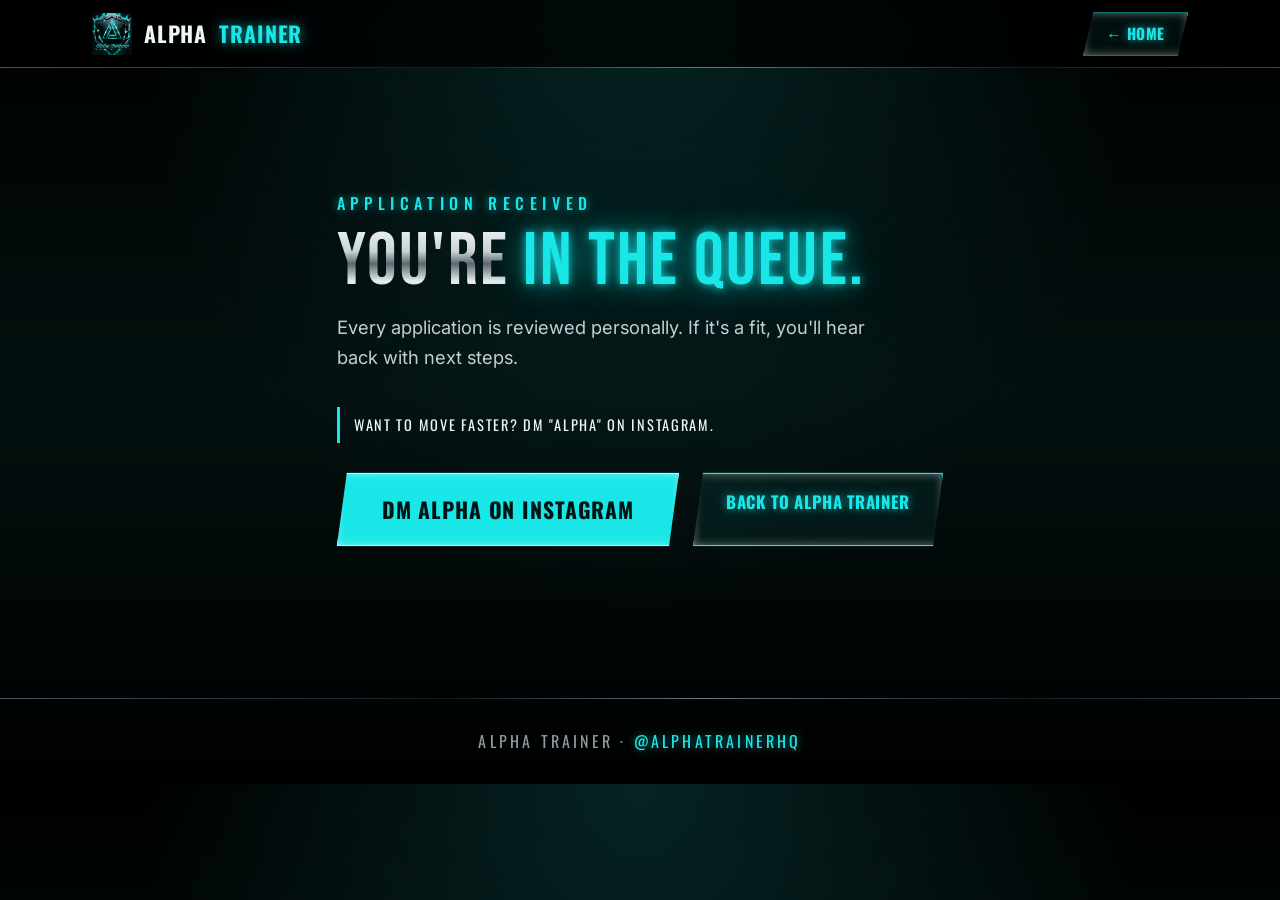
<file: apply/thanks/index.html>
<!DOCTYPE html>
<html lang="en"><head>
<meta charset="utf-8"><meta name="viewport" content="width=device-width,initial-scale=1">
<title>Application received | Alpha Trainer</title>
<meta name="description" content="Your Alpha Trainer coaching application was received.">
<link rel="icon" href="/assets/favicon-32.png" sizes="32x32" type="image/png">
<link rel="apple-touch-icon" href="/assets/apple-touch-icon.png">
<meta name="theme-color" content="#000000">
<link rel="preconnect" href="https://fonts.googleapis.com"><link href="https://fonts.googleapis.com/css2?family=Bebas+Neue&family=Oswald:wght@500;700&family=Inter:wght@400;600&display=swap" rel="stylesheet">
<link rel="stylesheet" href="/style.css?v=18">
</head><body>
<header class="nav"><div class="wrap"><a class="logo" href="/"><img src="/assets/alpha-shield.png" alt="" width="40" height="42">ALPHA <span>TRAINER</span></a><a class="btn sm ghost" href="/">&larr; Home</a></div></header>
<main class="apply thanks"><div class="wrap narrow">
<p class="eyebrow">Application received</p>
<h1 class="apply-h"><span class="chrome">You're</span> <span class="glow">in the queue.</span></h1>
<p class="lead">Every application is reviewed personally. If it's a fit, you'll hear back with next steps.</p>
<p class="apply-note">Want to move faster? DM "ALPHA" on Instagram.</p>
<div class="thanks-ctas"><a class="btn big" href="https://www.instagram.com/alphatrainerhq/" target="_blank" rel="noopener">DM ALPHA on Instagram</a><a class="btn ghost" href="/">Back to Alpha Trainer</a></div>
</div></main>
<footer><div class="wrap">ALPHA TRAINER · <a href="https://www.instagram.com/alphatrainerhq/" target="_blank" rel="noopener">@alphatrainerhq</a></div></footer>
</body></html>
</file>
<file: style.css>
:root{
/* THEME — swap these to restyle the site */
--bg:#000;--bg-2:#03100f;--tq:#19e6e6;--accent-rgb:25,230,230;
--chrome:linear-gradient(180deg,#fff 0%,#c9d3d6 38%,#5d676d 52%,#e6eef0 72%,#8e999f 100%);
--gunmetal:linear-gradient(135deg,#6b767c,#1c2226 35%,#9aa7ad 55%,#20272b 80%,#5a656b);
--text:#c3cfd2;--text-strong:#eef6f7;--muted:#8b9a9f;--line:#162224;
--card:rgba(10,20,22,.62);
--font-display:"Bebas Neue",Oswald,Impact,sans-serif;--font-head:Oswald,"Arial Narrow",sans-serif;--font-body:Inter,system-ui,sans-serif}
*{box-sizing:border-box;margin:0;padding:0}
html{scroll-behavior:smooth}
body{background:radial-gradient(ellipse at 50% 0,#062424 0,transparent 55%),linear-gradient(180deg,var(--bg) 0,var(--bg-2) 50%,var(--bg) 100%);background-color:var(--bg);color:var(--text);font:16px/1.65 var(--font-body);overflow-x:hidden}
.wrap{max-width:1140px;margin:0 auto;padding:0 22px;position:relative}
h1,h2,h3,h4,.logo,.btn,.tag,.eyebrow,.price,footer{font-family:var(--font-head);text-transform:uppercase;letter-spacing:.04em}
h1,h2{font-family:var(--font-display);font-weight:400;letter-spacing:.03em}
.chrome{background:var(--chrome);-webkit-background-clip:text;background-clip:text;color:transparent}
.glow,.tq{color:var(--tq);text-shadow:0 0 8px rgba(var(--accent-rgb),.8),0 0 28px rgba(var(--accent-rgb),.55),0 0 60px rgba(var(--accent-rgb),.3)}
/* embers */
.embers{position:fixed;inset:0;pointer-events:none;z-index:0;overflow:hidden}
.embers i{position:absolute;bottom:-10px;width:4px;height:4px;border-radius:50%;background:var(--tq);box-shadow:0 0 8px 2px rgba(var(--accent-rgb),.8);opacity:0;animation:rise 14s linear infinite}
.embers i:nth-child(odd){width:3px;height:3px;animation-duration:18s}
.embers i:nth-child(3n){width:2px;height:2px;animation-duration:11s}
.embers i:nth-child(1){left:43%;animation-delay:-17.1s}
.embers i:nth-child(2){left:52%;animation-delay:-11.7s}
.embers i:nth-child(3){left:11%;animation-delay:-14.8s}
.embers i:nth-child(4){left:14%;animation-delay:-6.6s}
.embers i:nth-child(5){left:9%;animation-delay:-16.4s}
.embers i:nth-child(6){left:29%;animation-delay:-0.7s}
.embers i:nth-child(7){left:57%;animation-delay:-7.5s}
.embers i:nth-child(8){left:32%;animation-delay:-1.6s}
.embers i:nth-child(9){left:56%;animation-delay:-1.1s}
.embers i:nth-child(10){left:74%;animation-delay:-2.2s}
.embers i:nth-child(11){left:30%;animation-delay:-11.4s}
.embers i:nth-child(12){left:76%;animation-delay:-17.1s}
.embers i:nth-child(13){left:75%;animation-delay:-10.5s}
.embers i:nth-child(14){left:8%;animation-delay:-17.6s}
.embers i:nth-child(15){left:7%;animation-delay:-10.0s}
.embers i:nth-child(16){left:19%;animation-delay:-5.2s}
.embers i:nth-child(17){left:20%;animation-delay:-9.7s}
.embers i:nth-child(18){left:75%;animation-delay:-5.6s}
@keyframes rise{0%{transform:translate(0,0);opacity:0}10%{opacity:.9}50%{transform:translate(18px,-55vh)}90%{opacity:.5}100%{transform:translate(-12px,-110vh);opacity:0}}
@media(prefers-reduced-motion:reduce){.embers i{animation:none;opacity:.35;bottom:auto;top:calc(var(--y,50) * 1%)}.embers i:nth-child(odd){top:30%}.embers i:nth-child(even){top:70%}html{scroll-behavior:auto}}
header,section,footer{position:relative;z-index:1}
/* nav */
.nav{position:sticky;top:0;z-index:10;background:rgba(0,0,0,.72);backdrop-filter:blur(10px);-webkit-backdrop-filter:blur(10px)}
.nav:after,section:before,footer:before{content:"";position:absolute;left:0;right:0;height:1px;background:var(--gunmetal);opacity:.7}
.nav:after{bottom:0}section:before,footer:before{top:0}
.nav .wrap{display:flex;justify-content:space-between;align-items:center;height:68px}
.logo{display:flex;align-items:center;gap:12px;font-weight:700;font-size:1.35rem;color:var(--text-strong);text-decoration:none}
.logo img{height:42px;width:auto}
.logo span{color:var(--tq);text-shadow:0 0 12px rgba(var(--accent-rgb),.7)}
/* buttons */
.btn{display:inline-block;padding:14px 32px;background:var(--tq);color:#001414;font-weight:700;font-size:1.05rem;text-decoration:none;border:1px solid #bff;box-shadow:0 0 18px rgba(var(--accent-rgb),.6),0 0 44px rgba(var(--accent-rgb),.25),inset 0 0 10px rgba(255,255,255,.4);transition:.2s;clip-path:polygon(10px 0,100% 0,calc(100% - 10px) 100%,0 100%)}
.btn:hover{background:#7ff5f5;box-shadow:0 0 26px rgba(var(--accent-rgb),.9),0 0 70px rgba(var(--accent-rgb),.4)}
.btn.sm{padding:8px 22px;font-size:.95rem}
.btn.ghost{background:rgba(var(--accent-rgb),.06);color:var(--tq);border-color:var(--tq);text-shadow:0 0 10px rgba(var(--accent-rgb),.7)}
.btn.ghost:hover{background:var(--tq);color:#001414}
/* sections */
section{padding:96px 0}
.hero{min-height:min(calc(100vh - 68px),820px);display:flex;align-items:center;padding:40px 0;overflow:hidden}
.hero:before{display:none}
.hero:after{content:"";position:absolute;right:-5%;bottom:-20%;width:70%;height:90%;background:radial-gradient(ellipse at 50% 70%,rgba(var(--accent-rgb),.22),rgba(var(--accent-rgb),.06) 45%,transparent 70%);filter:blur(30px);z-index:-1;animation:flicker 4s ease-in-out infinite alternate}
@keyframes flicker{0%{opacity:.75;transform:scale(1)}100%{opacity:1;transform:scale(1.05)}}
.hero-grid{display:grid;grid-template-columns:1.15fr 1fr;gap:30px;align-items:center;width:100%}
.eyebrow{color:var(--tq);font-weight:500;letter-spacing:.35em;margin-bottom:12px;text-shadow:0 0 10px rgba(var(--accent-rgb),.6)}
h1{font-size:clamp(3.6rem,9.5vw,7.6rem);line-height:.9;margin-bottom:24px}
h2{font-size:clamp(2.6rem,6vw,4.2rem);line-height:1;margin-bottom:44px}
h2 .chrome{filter:drop-shadow(0 0 14px rgba(var(--accent-rgb),.25))}
.lead{max-width:560px;font-size:1.15rem;margin-bottom:34px}
.hero-logo{position:relative;text-align:center}
.hero-logo img{width:100%;max-width:440px;height:auto;display:block;margin:0 auto;-webkit-mask-image:radial-gradient(ellipse 50% 50% at 50% 48%,#000 70%,transparent 100%);mask-image:radial-gradient(ellipse 50% 50% at 50% 48%,#000 70%,transparent 100%)}
/* cards */
.tiers{display:grid;grid-template-columns:1.4fr 1fr;gap:26px}
.card{position:relative;background:var(--card);backdrop-filter:blur(6px);-webkit-backdrop-filter:blur(6px);padding:38px;display:flex;flex-direction:column;border-radius:4px;box-shadow:inset 0 0 40px rgba(var(--accent-rgb),.07),0 20px 50px rgba(0,0,0,.6)}
.card:before{content:"";position:absolute;inset:0;padding:1px;border-radius:4px;background:var(--gunmetal);-webkit-mask:linear-gradient(#000 0 0) content-box,linear-gradient(#000 0 0);-webkit-mask-composite:xor;mask-composite:exclude;pointer-events:none}
.card.main{box-shadow:inset 0 0 60px rgba(var(--accent-rgb),.14),0 0 40px rgba(var(--accent-rgb),.18),0 20px 50px rgba(0,0,0,.6)}
.card.main:before{background:linear-gradient(135deg,var(--tq),#9aa7ad 40%,#1c2226 60%,var(--tq))}
.tag{color:var(--tq);font-size:.85rem;letter-spacing:.22em;text-shadow:0 0 10px rgba(var(--accent-rgb),.6)}
h3{font-size:2.1rem;color:var(--text-strong);margin:6px 0 18px}
.card ul{list-style:none;flex:1}
.card li{padding:12px 0 12px 28px;position:relative;border-bottom:1px solid var(--line)}
.card li:before{content:"";position:absolute;left:0;top:21px;width:12px;height:3px;background:var(--tq);box-shadow:0 0 8px var(--tq)}
.card b{color:var(--text-strong)}
.price{color:var(--muted);margin:22px 0 16px;font-size:1.1rem}
.card .btn{align-self:flex-start}
.steps{list-style:none;display:grid;grid-template-columns:repeat(3,1fr);gap:24px}
.steps li{position:relative;padding:26px;background:var(--card);border-radius:4px;box-shadow:inset 0 0 30px rgba(var(--accent-rgb),.06)}
.steps li:before{content:"";position:absolute;left:0;top:0;bottom:0;width:3px;background:var(--tq);box-shadow:0 0 12px var(--tq)}
.steps span{font-family:var(--font-display);font-size:3.4rem;line-height:1;background:var(--chrome);-webkit-background-clip:text;background-clip:text;color:transparent}
h4{font-size:1.4rem;color:var(--text-strong);margin:6px 0 8px}
.cta{text-align:center;overflow:hidden}
.cta:after{content:"";position:absolute;left:15%;right:15%;top:10%;bottom:-30%;background:radial-gradient(ellipse at 50% 80%,rgba(var(--accent-rgb),.2),transparent 65%);filter:blur(20px);z-index:-1}
.cta .lead{margin:0 auto 34px}
footer{padding:30px 0;text-align:center;letter-spacing:.2em;color:var(--muted)}
footer a{color:var(--tq);text-decoration:none;text-shadow:0 0 10px rgba(var(--accent-rgb),.6)}
@media(max-width:820px){
.hero{min-height:auto;padding:24px 0 60px}.hero-grid{grid-template-columns:1fr;text-align:center}.hero-logo{order:-1}.hero-logo img{max-width:300px}.lead{margin-left:auto;margin-right:auto}
.tiers,.steps{grid-template-columns:1fr}section{padding:66px 0}.card{padding:26px}.logo{font-size:1.1rem}}
/* Alpha Tracker */
.tracker{overflow:hidden}
.tracker:after{content:"";position:absolute;left:-10%;top:20%;width:60%;height:80%;background:radial-gradient(ellipse,rgba(var(--accent-rgb),.14),transparent 65%);filter:blur(30px);z-index:-1}
.tracker h2{margin-bottom:20px}
.tracker-grid{display:grid;grid-template-columns:1.1fr 1fr;gap:44px;align-items:center;margin-top:20px}
.phones{display:flex;gap:18px;overflow-x:auto;scroll-snap-type:x mandatory;padding:10px 4px 22px;scrollbar-width:thin;scrollbar-color:var(--tq) transparent}
.phone{flex:0 0 250px;scroll-snap-align:center;padding:8px;border-radius:30px;background:var(--gunmetal);box-shadow:0 0 30px rgba(var(--accent-rgb),.22),0 20px 40px rgba(0,0,0,.7)}
.phone img{display:block;width:100%;height:auto;border-radius:23px;background:#0a0a0a}
.stats{display:grid;grid-template-columns:repeat(3,1fr);gap:14px;margin:12px 0 28px}
.stat{position:relative;background:var(--card);padding:18px 20px;border-radius:4px;box-shadow:inset 0 0 30px rgba(var(--accent-rgb),.08)}
.stat:before{content:"";position:absolute;inset:0;padding:1px;border-radius:4px;background:var(--gunmetal);-webkit-mask:linear-gradient(#000 0 0) content-box,linear-gradient(#000 0 0);-webkit-mask-composite:xor;mask-composite:exclude}
.stat span{display:block;white-space:nowrap;font-family:var(--font-head);text-transform:uppercase;letter-spacing:.18em;font-size:.75rem;color:var(--muted)}
.stat b{font-family:var(--font-display);font-weight:400;font-size:2.8rem;line-height:1.05;color:var(--text-strong)}
.stat small{margin-left:6px;color:var(--tq);font-family:var(--font-head);letter-spacing:.1em}
.stat.big{grid-column:1/-1;box-shadow:inset 0 0 40px rgba(var(--accent-rgb),.16),0 0 24px rgba(var(--accent-rgb),.15)}
.stat.big:before{background:linear-gradient(135deg,var(--tq),#9aa7ad 45%,#1c2226 65%,var(--tq))}
.stat.big b{font-size:4rem}
.tiers-rank{list-style:none;display:grid;grid-template-columns:repeat(5,1fr);gap:8px;margin:12px 0 16px}
.tier{text-align:center;padding:10px 4px;background:var(--card);border:1px solid #2a3538;border-radius:4px;font-family:var(--font-head);text-transform:uppercase}
.tier b{display:block;font-size:.85rem;color:var(--text-strong);letter-spacing:.06em}
.tier span{font-size:.72rem;color:var(--muted)}
.tier.on{border-color:var(--tq);box-shadow:0 0 16px rgba(var(--accent-rgb),.5),inset 0 0 14px rgba(var(--accent-rgb),.2)}
.tier.on b{color:var(--tq);text-shadow:0 0 10px rgba(var(--accent-rgb),.8)}
.note{font-size:.95rem;color:var(--muted);margin-bottom:26px}
@media(max-width:820px){.tracker-grid{grid-template-columns:1fr;gap:26px}.stat{padding:14px 12px}.phone{flex-basis:72%}.tiers-rank{gap:5px}.tier b{font-size:.7rem}.tier span{font-size:.62rem}.stat b{font-size:2.2rem}.stat.big b{font-size:3.2rem}}
/* nav links */
.navlinks{display:flex;gap:26px;margin-left:auto;margin-right:24px}
.navlinks a{font-family:var(--font-head);text-transform:uppercase;letter-spacing:.14em;font-size:.9rem;color:var(--text);text-decoration:none}
.navlinks a:hover,.navlinks a.hl{color:var(--tq);text-shadow:0 0 10px rgba(var(--accent-rgb),.7)}
/* Free HIIT */
.hiit{overflow:hidden}
.hiit:after{content:"";position:absolute;right:-10%;top:10%;width:60%;height:80%;background:radial-gradient(ellipse,rgba(var(--accent-rgb),.15),transparent 65%);filter:blur(30px);z-index:-1}
.hiit-grid{display:grid;grid-template-columns:minmax(0,380px) 1fr;gap:50px;align-items:center}
.hiit-cover{padding:8px;border-radius:14px;background:var(--gunmetal);box-shadow:0 0 40px rgba(var(--accent-rgb),.25),0 25px 50px rgba(0,0,0,.7)}
.hiit-cover img{display:block;width:100%;height:auto;border-radius:8px}
.facts{list-style:none;display:grid;grid-template-columns:repeat(2,1fr);gap:14px;margin:6px 0 30px}
.facts li{position:relative;background:var(--card);padding:16px 18px;border-radius:4px;box-shadow:inset 0 0 30px rgba(var(--accent-rgb),.08)}
.facts li:before{content:"";position:absolute;inset:0;padding:1px;border-radius:4px;background:var(--gunmetal);-webkit-mask:linear-gradient(#000 0 0) content-box,linear-gradient(#000 0 0);-webkit-mask-composite:xor;mask-composite:exclude}
.facts b{display:block;font-family:var(--font-display);font-weight:400;font-size:2.8rem;line-height:1;color:var(--text-strong)}
.facts span{font-family:var(--font-head);text-transform:uppercase;letter-spacing:.12em;font-size:.78rem;color:var(--muted)}
.btn.big{font-size:1.35rem;padding:18px 44px}
.fine{font-size:.85rem;color:var(--muted);margin:12px 0 22px}
.soft{font-size:1.05rem}.soft a{color:var(--tq);text-decoration:none;font-weight:600;text-shadow:0 0 10px rgba(var(--accent-rgb),.6)}
.hiit-prev{margin-top:50px;justify-content:center}
.phone.sm{flex:0 0 230px}
@media(max-width:820px){.navlinks{display:none}.hiit-grid{grid-template-columns:1fr;gap:34px}.hiit-cover{max-width:280px;margin:0 auto}.facts b{font-size:2.2rem}.btn.big{display:block;text-align:center;padding:18px 20px}.hiit-prev{justify-content:flex-start}.phone.sm{flex-basis:70%}}
/* Nutrition quiz promo */
.quizpromo{overflow:hidden}
.quizpromo:after{content:"";position:absolute;left:20%;right:20%;top:15%;bottom:-20%;background:radial-gradient(ellipse at 50% 70%,rgba(var(--accent-rgb),.18),transparent 65%);filter:blur(25px);z-index:-1}
.quiz-card{position:relative;max-width:820px;margin:0 auto;text-align:center;padding:54px 40px;background:var(--card);border-radius:6px;box-shadow:inset 0 0 60px rgba(var(--accent-rgb),.12),0 0 40px rgba(var(--accent-rgb),.15),0 25px 50px rgba(0,0,0,.6)}
.quiz-card:before{content:"";position:absolute;inset:0;padding:1px;border-radius:6px;background:linear-gradient(135deg,var(--tq),#9aa7ad 40%,#1c2226 60%,var(--tq));-webkit-mask:linear-gradient(#000 0 0) content-box,linear-gradient(#000 0 0);-webkit-mask-composite:xor;mask-composite:exclude;pointer-events:none}
.quiz-card h2{margin-bottom:16px}.quiz-card .lead{margin:0 auto 28px}
.qfacts{list-style:none;display:flex;justify-content:center;gap:14px;margin-bottom:32px}
.qfacts li{min-width:120px;padding:14px 10px;border:1px solid #2a3538;border-radius:4px;background:rgba(0,0,0,.35)}
.qfacts b{display:block;font-family:var(--font-display);font-weight:400;font-size:2.6rem;line-height:1;color:var(--tq);text-shadow:0 0 14px rgba(var(--accent-rgb),.7)}
.qfacts span{font-family:var(--font-head);text-transform:uppercase;letter-spacing:.14em;font-size:.75rem;color:var(--muted)}
@media(max-width:820px){.quiz-card{padding:38px 20px}.qfacts{gap:8px}.qfacts li{min-width:0;flex:1}}
/* tool promos (Alpha Tracker layout) */
.promo .phone img{image-rendering:auto}
.qfacts.left{justify-content:flex-start;margin:0 0 22px}
.qfacts.left li{text-align:center;flex:1}
.qfacts.left b{font-size:2.2rem}
@media(max-width:820px){.qfacts.left b{font-size:1.6rem}}
.navlinks{gap:18px;margin-right:18px}.navlinks a{white-space:nowrap;font-size:.8rem;letter-spacing:.1em}
@media(max-width:1100px){.navlinks{display:none}}
/* Apply */
.wrap.narrow{max-width:760px}
.apply{padding:60px 0 90px;position:relative;z-index:1}
.apply-h{font-family:var(--font-display);font-weight:400;font-size:clamp(2.8rem,9vw,4.6rem);line-height:.95;margin-bottom:14px}
.apply-note{color:var(--text-strong);font-family:var(--font-head);text-transform:uppercase;letter-spacing:.12em;font-size:.9rem;border-left:3px solid var(--tq);padding:6px 0 6px 14px;margin-bottom:30px}
.aform{display:grid;gap:22px}
.hp{position:absolute!important;left:-9999px;width:1px;height:1px;opacity:0}
.req{color:var(--tq);font-weight:700}
.req-key{font-size:.85rem;color:var(--muted)}
.aform fieldset{position:relative;border:0;padding:26px 22px;background:var(--card);border-radius:6px;display:grid;gap:18px;box-shadow:inset 0 0 40px rgba(var(--accent-rgb),.07)}
.aform fieldset:before{content:"";position:absolute;inset:0;padding:1px;border-radius:6px;background:var(--gunmetal);-webkit-mask:linear-gradient(#000 0 0) content-box,linear-gradient(#000 0 0);-webkit-mask-composite:xor;mask-composite:exclude;pointer-events:none}
.aform legend{float:left;width:100%;font-family:var(--font-head);text-transform:uppercase;letter-spacing:.22em;font-size:.8rem;color:var(--tq);margin-bottom:2px}
.aform label,.aform .label{display:grid;gap:8px;font-weight:600;color:var(--text-strong);font-size:.95rem}
.aform em{font-style:normal;font-weight:400;color:var(--muted);font-size:.8rem;margin-left:4px}
.aform input[type=text],.aform input[type=email],.aform input[type=tel],.aform input[type=number],.aform select,.aform textarea{width:100%;font:16px/1.4 var(--font-body);color:var(--text-strong);background:rgba(0,0,0,.55);border:1px solid #2a3538;border-radius:4px;padding:13px 14px;outline:none;transition:.15s;-webkit-appearance:none;appearance:none}
.aform select{background-image:linear-gradient(45deg,transparent 50%,var(--tq) 50%),linear-gradient(135deg,var(--tq) 50%,transparent 50%);background-position:calc(100% - 18px) 50%,calc(100% - 13px) 50%;background-size:5px 5px;background-repeat:no-repeat;padding-right:36px}
.aform select option{background:#0a1214}
.aform input:focus,.aform select:focus,.aform textarea:focus{border-color:var(--tq);box-shadow:0 0 0 3px rgba(var(--accent-rgb),.18)}
.aform textarea{resize:vertical}
.row2{display:grid;grid-template-columns:1fr 1fr;gap:16px}
.chips{display:flex;flex-wrap:wrap;gap:10px}
.chipr{display:block!important;cursor:pointer}
.chipr input{position:absolute;opacity:0;pointer-events:none}
.chipr span{display:inline-block;padding:10px 16px;border:1px solid #2a3538;border-radius:99px;font-family:var(--font-head);text-transform:uppercase;letter-spacing:.1em;font-size:.85rem;color:var(--text);transition:.15s}
.chipr input:checked+span{border-color:var(--tq);color:#001414;background:var(--tq);box-shadow:0 0 14px rgba(var(--accent-rgb),.5)}
.chipr input:focus-visible+span{outline:2px solid var(--tq);outline-offset:2px}
.range{display:flex;align-items:center;gap:14px}
.range input{flex:1;accent-color:var(--tq);height:28px}
.range output{font-family:var(--font-display);font-size:2.2rem;color:var(--tq);min-width:2ch;text-align:center;text-shadow:0 0 12px rgba(var(--accent-rgb),.6)}
.submit{width:100%;text-align:center;cursor:pointer;font-family:var(--font-head)}
.aform .fine a,.thanks a:not(.btn){color:var(--tq)}
.thanks{min-height:70vh;display:flex;align-items:center}
.thanks-ctas{display:flex;flex-wrap:wrap;gap:14px;margin-top:10px}
@media(max-width:600px){.row2{grid-template-columns:1fr}.aform fieldset{padding:22px 16px}.apply{padding:36px 0 70px}}
.aform label:not(.chipr),.aform .label{display:block}
.aform label>input:not([type=radio]),.aform label>select,.aform label>textarea,.aform label>.range{display:block;margin-top:8px}
.aform label>.range{display:flex}
.steplink{color:inherit;text-decoration:none;border-bottom:2px solid var(--tq);transition:.15s}
.steplink:hover{color:var(--tq);text-shadow:0 0 10px rgba(var(--accent-rgb),.6)}
.steplink-inline{color:var(--tq);text-decoration:none;font-weight:600}

.price-amt{display:flex;align-items:baseline;gap:6px}.price-amt b{font-family:var(--font-display);font-weight:400;font-size:3rem;line-height:1;color:var(--tq);text-shadow:0 0 14px rgba(var(--accent-rgb),.55)}.price-amt small{font-size:1rem;letter-spacing:.14em;color:var(--muted)}
</file>
